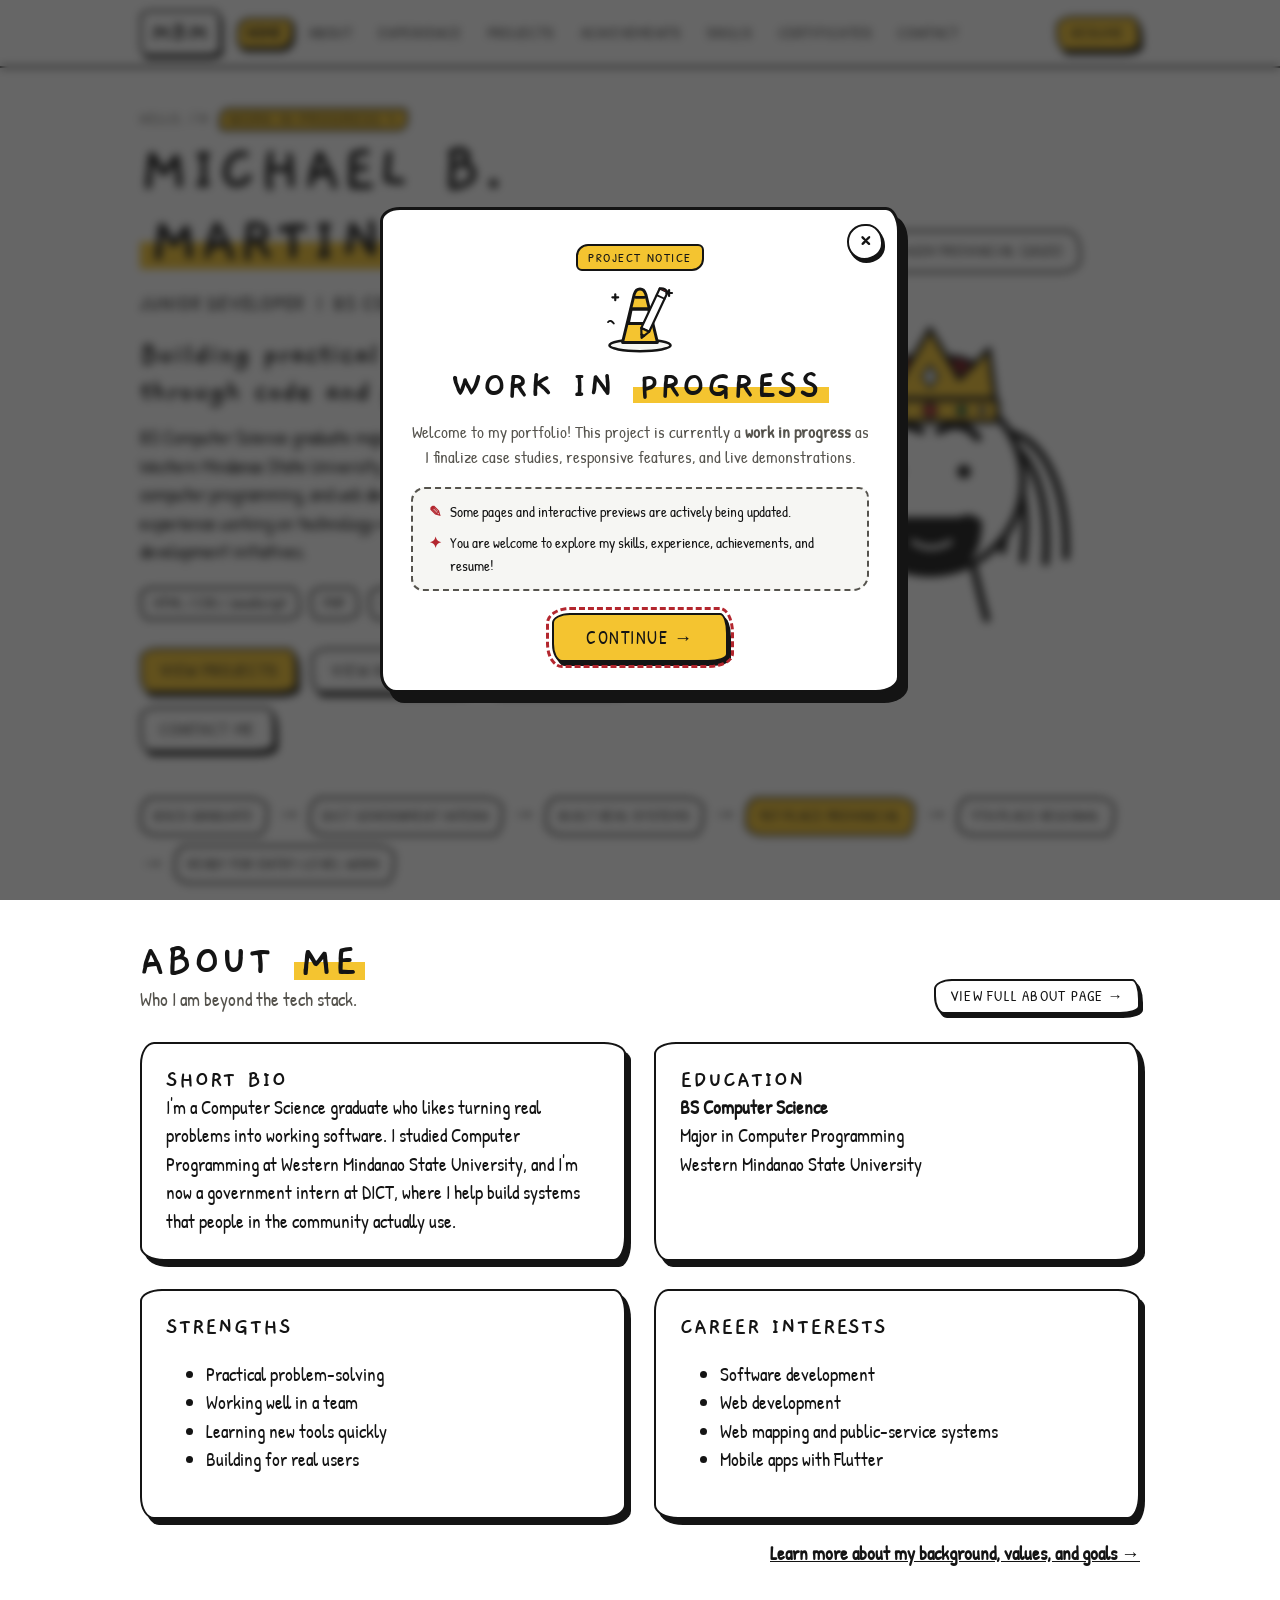
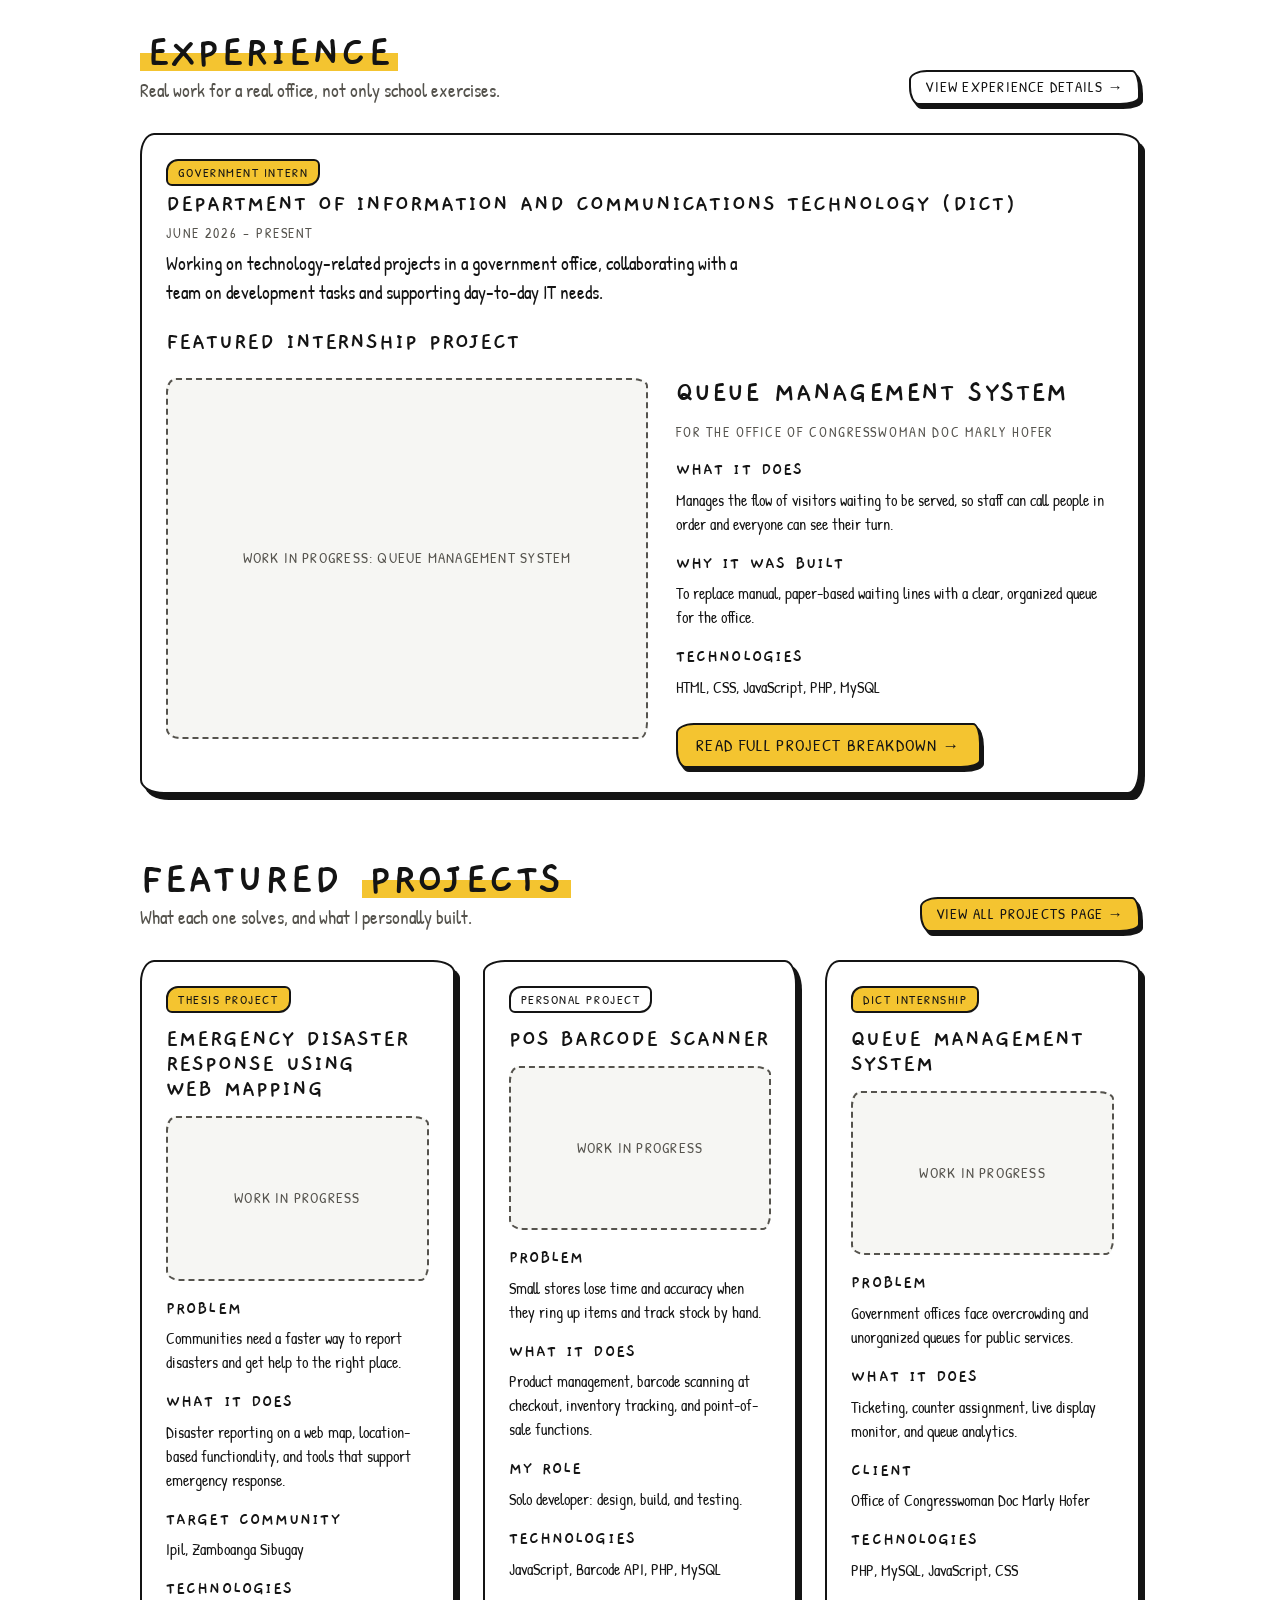
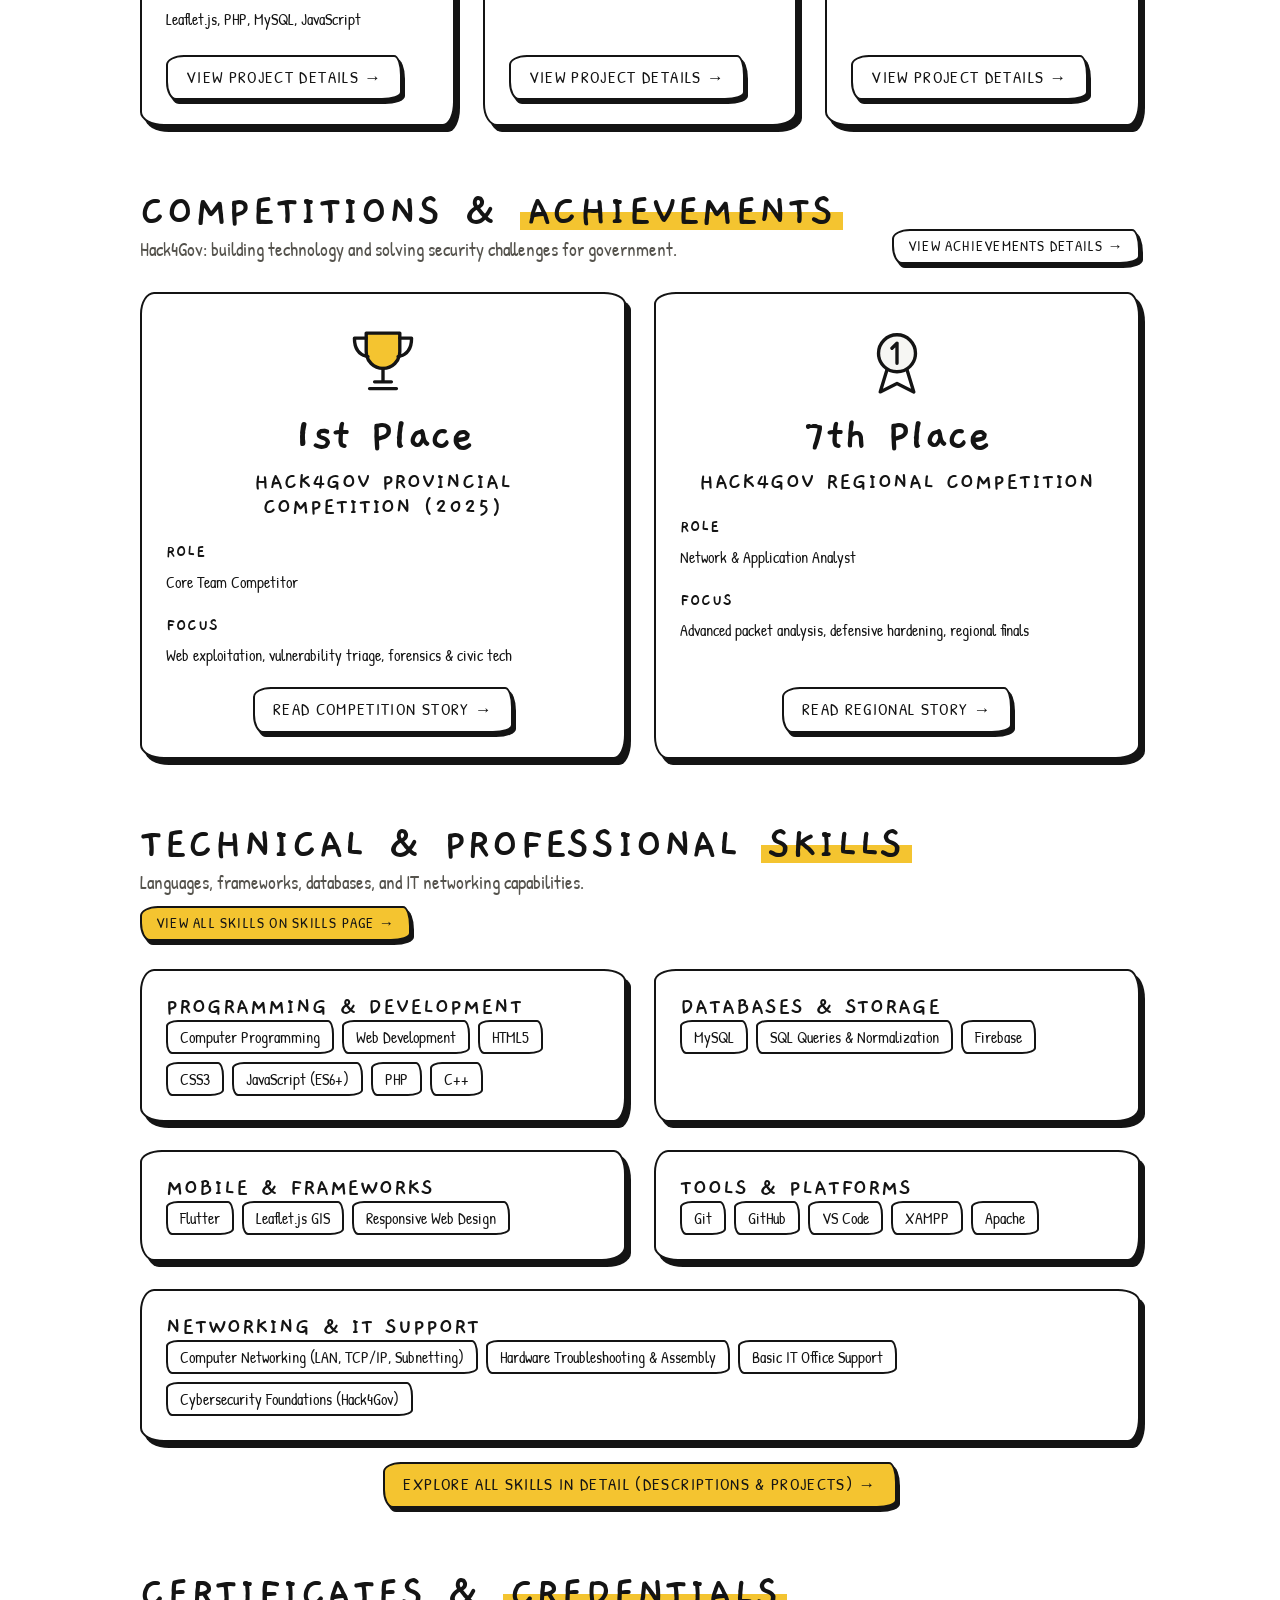
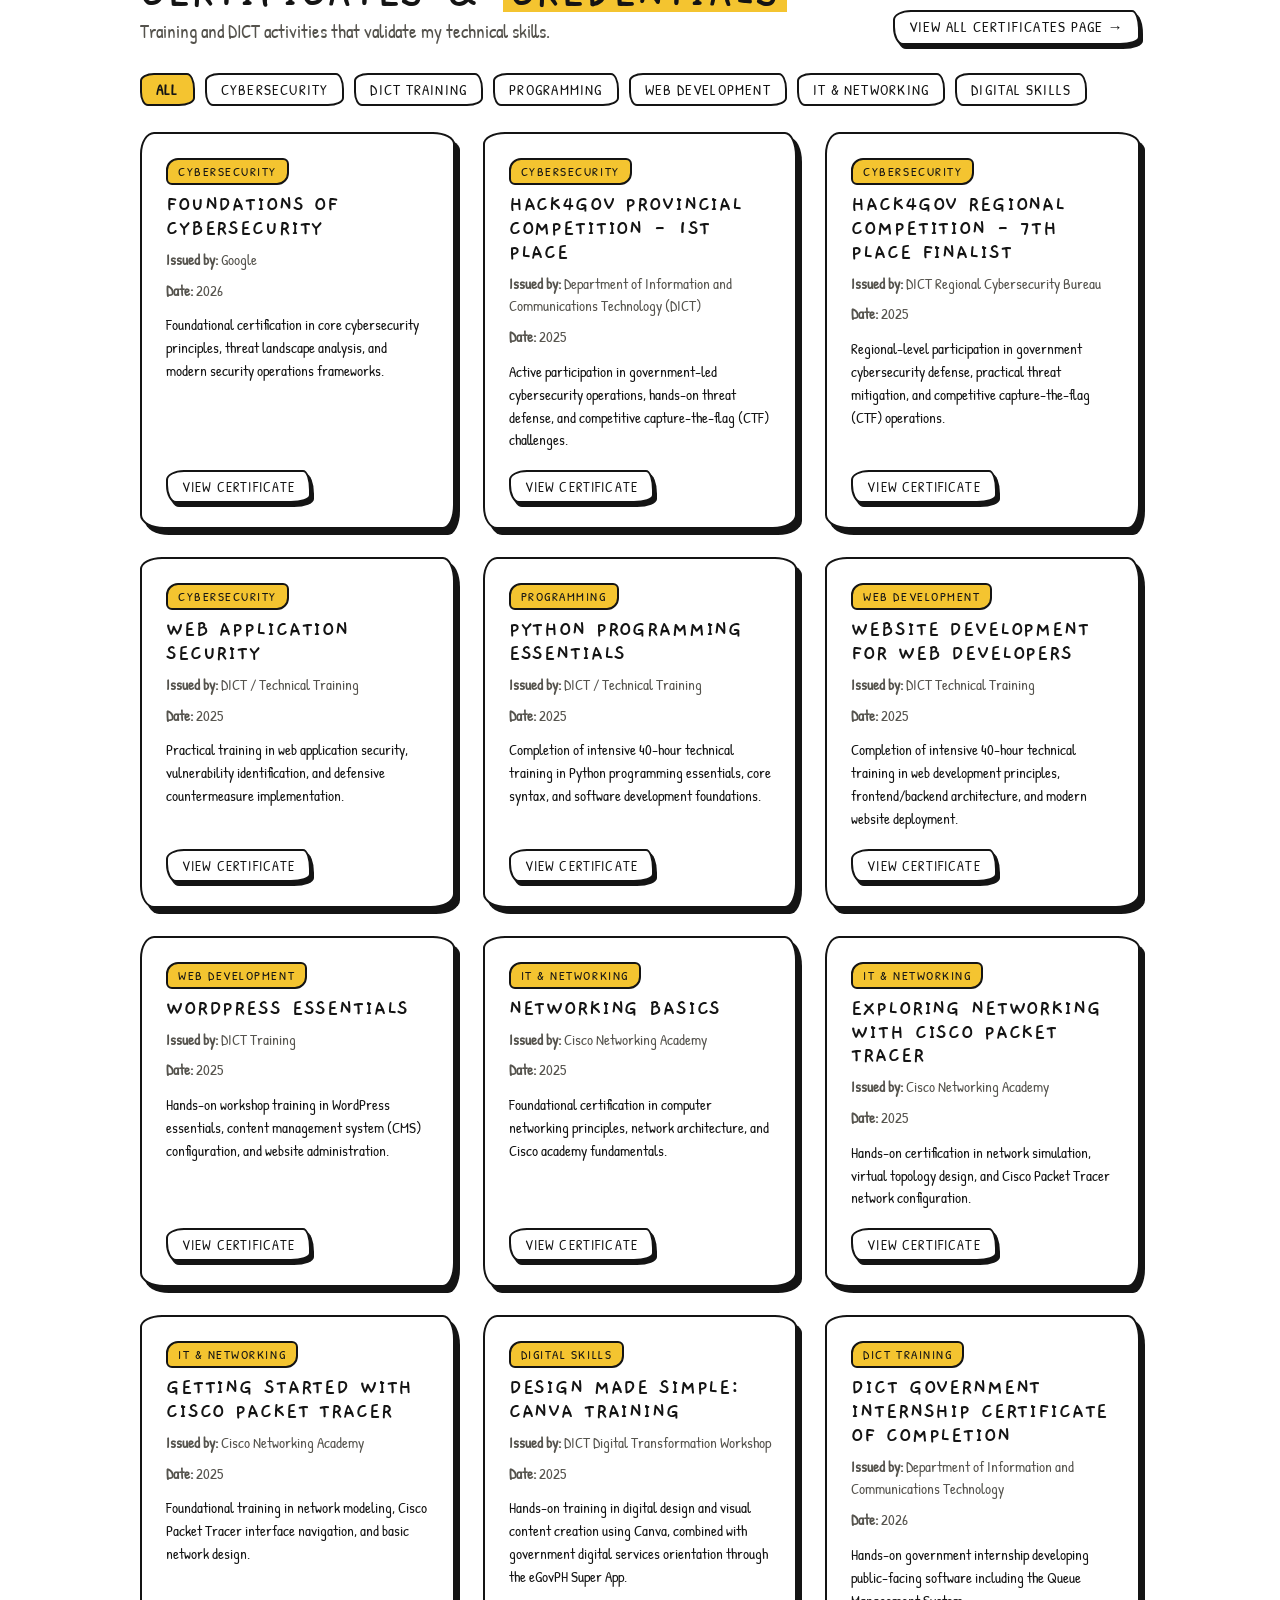
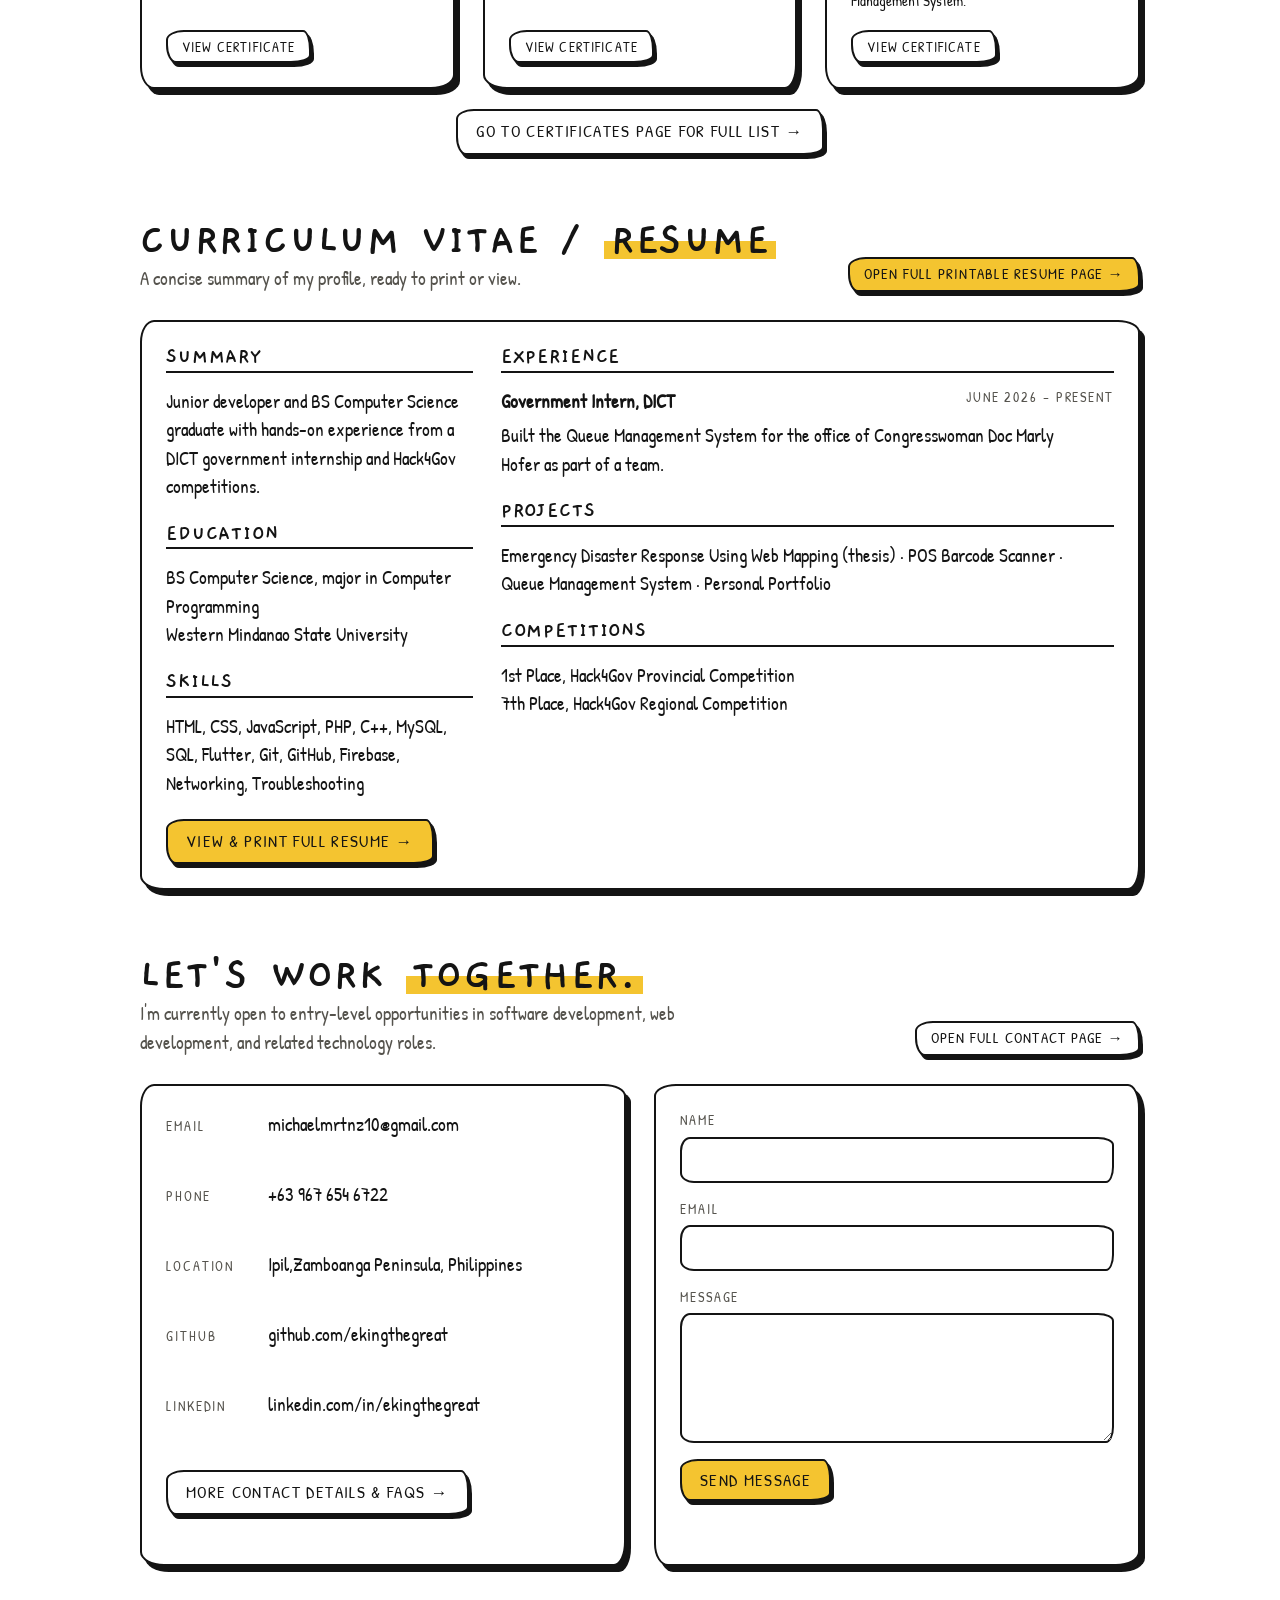
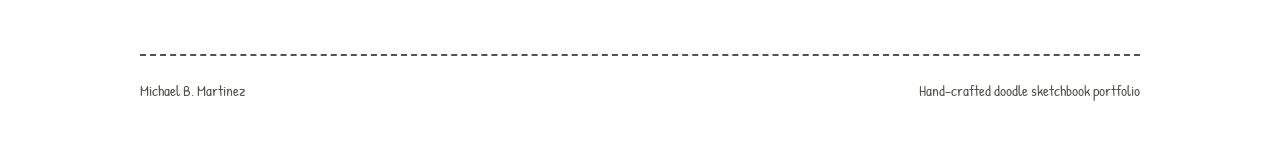
<file: index.html>
<!doctype html>
<html lang="en">
<head>
  <meta charset="utf-8">
  <meta name="viewport" content="width=device-width, initial-scale=1, viewport-fit=cover">
  <title>Michael Martinez Portfolio</title>
  <link rel="preconnect" href="https://fonts.googleapis.com">
  <link rel="preconnect" href="https://fonts.gstatic.com" crossorigin>
  <link href="https://fonts.googleapis.com/css2?family=Gaegu:wght@400;700&family=Patrick+Hand&display=swap" rel="stylesheet">
  <link rel="stylesheet" href="assets/css/style.css?v=2">
</head>
<body>

<!-- NAVIGATION -->
<nav>
  <div class="wrap">
    <a class="logo" href="index.html">MBM</a>
    <div class="links">
      <a href="index.html" class="active">Home</a>
      <a href="about.html">About</a>
      <a href="experience.html">Experience</a>
      <a href="projects.html">Projects</a>
      <a href="achievements.html">Achievements</a>
      <a href="skills.html">Skills</a>
      <a href="certificates.html">Certificates</a>
      <a href="contact.html">Contact</a>
    </div>
    <a class="btn primary" href="resume.html" style="padding:4px 14px;font-size:.95rem">Resume</a>
  </div>
</nav>

<main class="wrap">

<!-- HERO -->
<section id="home" class="hero" style="padding-top:40px">
  <div class="hero-text">
    <div style="display:flex;align-items:center;gap:10px;margin-bottom:4px;">
      <p class="label" style="margin-bottom:0;">Hello, I'm</p>
      <button type="button" class="tag gold js-open-wip-modal" style="cursor:pointer;font-size:.78rem;padding:2px 8px;border-radius:10px 5px 10px 5px;" title="View Work in Progress notice">Work in progress ✎</button>
    </div>
    <h1><span class="name">Michael B. <span class="hl">Martinez</span></span></h1>
    <p class="title-line">Junior Developer &nbsp;|&nbsp; BS Computer Science Graduate</p>
    <p class="headline">Building practical digital solutions through code and problem-solving.</p>
    <p>BS Computer Science graduate majoring in Computer Programming from Western Mindanao State University, with foundational knowledge in networking, computer programming, and web development. Government intern at DICT with experience working on technology-related projects and collaborative development initiatives.</p>
    
    <div class="chips" aria-label="Key skills">
      <a href="skills.html" class="chip">HTML / CSS / JavaScript</a>
      <a href="skills.html" class="chip">PHP</a>
      <a href="skills.html" class="chip">MySQL</a>
      <a href="skills.html" class="chip">Git &amp; GitHub</a>
      <a href="skills.html" class="chip">Networking</a>
    </div>

    <div class="btn-row" style="margin-top:28px">
      <a class="btn primary" href="projects.html">View Projects</a>
      <a class="btn" href="skills.html">View All Skills</a>
      <a class="btn" href="resume.html">View Resume</a>
      <a class="btn" href="contact.html">Contact Me</a>
    </div>
  </div>

  <div class="hero-side">
    <div class="bubble">1st place, Hack4Gov Provincial (2025)</div>
    <svg class="avatar" viewBox="0 0 300 310" role="img" aria-label="Doodle portrait of Michael wearing a crown">
      <g fill="none" stroke="var(--ink)" stroke-width="6" stroke-linecap="round" stroke-linejoin="round">
        <!-- dreads -->
        <g class="sway-l"><path d="M82 135 C50 140 28 185 30 245"/><path d="M84 142 C58 155 44 195 48 250"/><path d="M88 150 C70 168 62 200 68 248"/><path d="M92 156 C82 175 80 205 86 240"/></g>
        <g class="sway-r"><path d="M218 135 C250 140 272 185 270 245"/><path d="M216 142 C242 155 256 195 252 250"/><path d="M212 150 C230 168 238 200 232 248"/><path d="M208 156 C218 175 220 205 214 240"/></g>
        <!-- head -->
        <circle cx="150" cy="178" r="82" fill="var(--paper)"/>
        <!-- neck/shoulders -->
        <path d="M112 252 C108 270 104 285 100 300"/><path d="M188 252 C192 270 196 285 200 300"/>
        <!-- brows & smile -->
        <path d="M108 140 Q122 122 142 134" stroke-width="7"/><path d="M158 134 Q178 122 192 140" stroke-width="7"/>
        <path d="M135 232 Q150 242 168 232" stroke-width="4"/>
      </g>
      <circle class="eye" cx="120" cy="170" r="6" fill="var(--ink)"/><circle class="eye" cx="180" cy="170" r="6" fill="var(--ink)"/>
      <path d="M104 214 Q104 250 130 258 L170 258 Q196 250 196 214 Q186 204 176 210 L124 210 Q114 204 104 214 Z" fill="var(--ink)"/>
      <path d="M135 232 Q150 242 168 232" fill="none" stroke="var(--paper)" stroke-width="4" stroke-linecap="round"/>
      <g class="crown">
        <path d="M96 100 Q104 62 150 70 Q196 62 204 100 Z" fill="#8c1c22" stroke="var(--ink)" stroke-width="4" stroke-linejoin="round"/>
        <path d="M92 108 L98 62 L124 88 L150 44 L176 88 L202 62 L208 108 Z" fill="var(--gold)" stroke="var(--ink)" stroke-width="4" stroke-linejoin="round"/>
        <rect x="90" y="106" width="120" height="20" rx="4" fill="var(--gold)" stroke="var(--ink)" stroke-width="4"/>
        <circle cx="150" cy="116" r="6" fill="#c8323a" stroke="var(--ink)" stroke-width="2"/>
        <circle cx="122" cy="116" r="4" fill="#2f5db5" stroke="var(--ink)" stroke-width="2"/>
        <circle cx="178" cy="116" r="4" fill="#2f9d57" stroke="var(--ink)" stroke-width="2"/>
        <circle cx="104" cy="116" r="3" fill="#fff" stroke="var(--ink)" stroke-width="2"/>
        <circle cx="196" cy="116" r="3" fill="#fff" stroke="var(--ink)" stroke-width="2"/>
        <path d="M150 76 l7 10 -7 10 -7 -10 z" fill="#e8f4ff" stroke="var(--ink)" stroke-width="2" stroke-linejoin="round"/>
      </g>
    </svg>
  </div>
</section>

<!-- STORY PATH -->
<div class="story" aria-label="Career story">
  <span class="step">BSCS Graduate</span><span class="arrow">→</span>
  <span class="step">DICT Government Intern</span><span class="arrow">→</span>
  <span class="step">Built Real Systems</span><span class="arrow">→</span>
  <span class="step win">1st Place Provincial</span><span class="arrow">→</span>
  <span class="step">7th Place Regional</span><span class="arrow">→</span>
  <span class="step">Ready for Entry-Level Work</span>
</div>

<!-- ABOUT SECTION PREVIEW -->
<section id="about">
  <div class="sec-head">
    <div style="display:flex;justify-content:space-between;align-items:flex-end;flex-wrap:wrap;gap:10px;">
      <div>
        <h2>About <span class="hl">Me</span></h2>
        <p>Who I am beyond the tech stack.</p>
      </div>
      <a class="btn" href="about.html" style="font-size:.95rem;padding:4px 14px;">View Full About Page →</a>
    </div>
  </div>
  <div class="grid2">
    <div class="box">
      <h3>Short bio</h3>
      <p>I'm a Computer Science graduate who likes turning real problems into working software. I studied Computer Programming at Western Mindanao State University, and I'm now a government intern at DICT, where I help build systems that people in the community actually use.</p>
    </div>
    <div class="box alt">
      <h3>Education</h3>
      <p><b>BS Computer Science</b><br>Major in Computer Programming<br>Western Mindanao State University</p>
    </div>
    <div class="box alt">
      <h3>Strengths</h3>
      <ul><li>Practical problem-solving</li><li>Working well in a team</li><li>Learning new tools quickly</li><li>Building for real users</li></ul>
    </div>
    <div class="box">
      <h3>Career interests</h3>
      <ul><li>Software development</li><li>Web development</li><li>Web mapping and public-service systems</li><li>Mobile apps with Flutter</li></ul>
    </div>
  </div>
  <div style="margin-top:20px;text-align:right;">
    <a href="about.html" style="text-decoration:underline;font-weight:bold;">Learn more about my background, values, and goals →</a>
  </div>
</section>

<!-- EXPERIENCE SECTION PREVIEW -->
<section id="experience">
  <div class="sec-head">
    <div style="display:flex;justify-content:space-between;align-items:flex-end;flex-wrap:wrap;gap:10px;">
      <div>
        <h2><span class="hl">Experience</span></h2>
        <p>Real work for a real office, not only school exercises.</p>
      </div>
      <a class="btn" href="experience.html" style="font-size:.95rem;padding:4px 14px;">View Experience Details →</a>
    </div>
  </div>
  <div class="box">
    <div class="job">
      <span class="tag gold">Government Intern</span>
      <h3>Department of Information and Communications Technology (DICT)</h3>
      <p class="label">June 2026 – Present</p>
      <p>Working on technology-related projects in a government office, collaborating with a team on development tasks and supporting day-to-day IT needs.</p>
    </div>
    <h3 style="margin-bottom:6px">Featured internship project</h3>
    <div class="feature">
      <div class="shot js-open-wip-modal" style="aspect-ratio:4/3;cursor:pointer;" title="Click to view work in progress details">Work in Progress: Queue Management System</div>
      <div class="proj">
        <h3 style="font-size:1.8rem">Queue Management System</h3>
        <p class="label">For the office of Congresswoman Doc Marly Hofer</p>
        <div class="kv"><b>What it does</b><span>Manages the flow of visitors waiting to be served, so staff can call people in order and everyone can see their turn.</span></div>
        <div class="kv"><b>Why it was built</b><span>To replace manual, paper-based waiting lines with a clear, organized queue for the office.</span></div>
        <div class="kv"><b>Technologies</b><span>HTML, CSS, JavaScript, PHP, MySQL</span></div>
        <div class="card-foot"><a class="btn primary" href="experience.html">Read Full Project Breakdown →</a></div>
      </div>
    </div>
  </div>
</section>

<!-- PROJECTS SECTION PREVIEW -->
<section id="projects">
  <div class="sec-head">
    <div style="display:flex;justify-content:space-between;align-items:flex-end;flex-wrap:wrap;gap:10px;">
      <div>
        <h2>Featured <span class="hl">Projects</span></h2>
        <p>What each one solves, and what I personally built.</p>
      </div>
      <a class="btn primary" href="projects.html" style="font-size:.95rem;padding:4px 14px;">View All Projects Page →</a>
    </div>
  </div>
  <div class="grid3">
    <article class="box proj">
      <span class="tag gold">Thesis project</span>
      <h3>Emergency Disaster Response Using Web Mapping</h3>
      <div class="shot js-open-wip-modal" style="cursor:pointer;" title="Click to view work in progress details">Work in Progress</div>
      <div class="kv"><b>Problem</b><span>Communities need a faster way to report disasters and get help to the right place.</span></div>
      <div class="kv"><b>What it does</b><span>Disaster reporting on a web map, location-based functionality, and tools that support emergency response.</span></div>
      <div class="kv"><b>Target community</b><span>Ipil, Zamboanga Sibugay</span></div>
      <div class="kv"><b>Technologies</b><span>Leaflet.js, PHP, MySQL, JavaScript</span></div>
      <div class="card-foot"><a class="btn" href="projects.html#disaster-mapping">View Project Details →</a></div>
    </article>

    <article class="box alt proj">
      <span class="tag">Personal project</span>
      <h3>POS Barcode Scanner</h3>
      <div class="shot js-open-wip-modal" style="cursor:pointer;" title="Click to view work in progress details">Work in Progress</div>
      <div class="kv"><b>Problem</b><span>Small stores lose time and accuracy when they ring up items and track stock by hand.</span></div>
      <div class="kv"><b>What it does</b><span>Product management, barcode scanning at checkout, inventory tracking, and point-of-sale functions.</span></div>
      <div class="kv"><b>My role</b><span>Solo developer: design, build, and testing.</span></div>
      <div class="kv"><b>Technologies</b><span>JavaScript, Barcode API, PHP, MySQL</span></div>
      <div class="card-foot"><a class="btn" href="projects.html#pos-barcode">View Project Details →</a></div>
    </article>

    <article class="box proj">
      <span class="tag gold">DICT Internship</span>
      <h3>Queue Management System</h3>
      <div class="shot js-open-wip-modal" style="cursor:pointer;" title="Click to view work in progress details">Work in Progress</div>
      <div class="kv"><b>Problem</b><span>Government offices face overcrowding and unorganized queues for public services.</span></div>
      <div class="kv"><b>What it does</b><span>Ticketing, counter assignment, live display monitor, and queue analytics.</span></div>
      <div class="kv"><b>Client</b><span>Office of Congresswoman Doc Marly Hofer</span></div>
      <div class="kv"><b>Technologies</b><span>PHP, MySQL, JavaScript, CSS</span></div>
      <div class="card-foot"><a class="btn" href="projects.html#queue-system">View Project Details →</a></div>
    </article>
  </div>
</section>

<!-- ACHIEVEMENTS SECTION PREVIEW -->
<section id="achievements">
  <div class="sec-head">
    <div style="display:flex;justify-content:space-between;align-items:flex-end;flex-wrap:wrap;gap:10px;">
      <div>
        <h2>Competitions &amp; <span class="hl">Achievements</span></h2>
        <p>Hack4Gov: building technology and solving security challenges for government.</p>
      </div>
      <a class="btn" href="achievements.html" style="font-size:.95rem;padding:4px 14px;">View Achievements Details →</a>
    </div>
  </div>
  <div class="grid2">
    <div class="box trophy">
      <svg viewBox="0 0 100 100" fill="none" stroke="var(--ink)" stroke-width="4" stroke-linecap="round" stroke-linejoin="round" aria-hidden="true"><path d="M30 18h40v22a20 20 0 0 1-40 0z" fill="var(--gold)"/><path d="M30 24H16c0 14 6 20 16 22M70 24h14c0 14-6 20-16 22"/><path d="M50 60v16M34 84h32M40 76h20" /></svg>
      <div class="place">1st Place</div>
      <h3>Hack4Gov Provincial Competition (2025)</h3>
      <div class="kv"><b>Role</b><span>Core Team Competitor</span></div>
      <div class="kv"><b>Focus</b><span>Web exploitation, vulnerability triage, forensics &amp; civic tech</span></div>
      <div class="card-foot"><a class="btn" href="achievements.html">Read Competition Story →</a></div>
    </div>
    <div class="box alt trophy">
      <svg viewBox="0 0 100 100" fill="none" stroke="var(--ink)" stroke-width="4" stroke-linecap="round" stroke-linejoin="round" aria-hidden="true"><circle cx="50" cy="42" r="22" fill="var(--paper-2)"/><path d="M38 62l-8 26 20-10 20 10-8-26"/><path d="M50 30v24M44 36l6-6"/></svg>
      <div class="place">7th Place</div>
      <h3>Hack4Gov Regional Competition</h3>
      <div class="kv"><b>Role</b><span>Network &amp; Application Analyst</span></div>
      <div class="kv"><b>Focus</b><span>Advanced packet analysis, defensive hardening, regional finals</span></div>
      <div class="card-foot"><a class="btn" href="achievements.html">Read Regional Story →</a></div>
    </div>
  </div>
</section>

<!-- SKILLS SECTION PREVIEW -->
<section id="skills">
  <div class="sec-head">
    <div style="display:flex;justify-content:space-between;align-items:flex-end;flex-wrap:wrap;gap:10px;">
      <div>
        <h2>Technical &amp; Professional <span class="hl">Skills</span></h2>
        <p>Languages, frameworks, databases, and IT networking capabilities.</p>
      </div>
      <a class="btn primary" href="skills.html" style="font-size:.95rem;padding:4px 14px;">View All Skills on Skills Page →</a>
    </div>
  </div>
  <div class="grid2">
    <div class="box skillbox">
      <h3>Programming &amp; Development</h3>
      <ul>
        <li>Computer Programming</li>
        <li>Web Development</li>
        <li>HTML5</li>
        <li>CSS3</li>
        <li>JavaScript (ES6+)</li>
        <li>PHP</li>
        <li>C++</li>
      </ul>
    </div>
    <div class="box alt skillbox">
      <h3>Databases &amp; Storage</h3>
      <ul>
        <li>MySQL</li>
        <li>SQL Queries &amp; Normalization</li>
        <li>Firebase</li>
      </ul>
    </div>
    <div class="box alt skillbox">
      <h3>Mobile &amp; Frameworks</h3>
      <ul>
        <li>Flutter</li>
        <li>Leaflet.js GIS</li>
        <li>Responsive Web Design</li>
      </ul>
    </div>
    <div class="box skillbox">
      <h3>Tools &amp; Platforms</h3>
      <ul>
        <li>Git</li>
        <li>GitHub</li>
        <li>VS Code</li>
        <li>XAMPP</li>
        <li>Apache</li>
      </ul>
    </div>
    <div class="box skillbox" style="grid-column: 1 / -1;">
      <h3>Networking &amp; IT Support</h3>
      <ul>
        <li>Computer Networking (LAN, TCP/IP, Subnetting)</li>
        <li>Hardware Troubleshooting &amp; Assembly</li>
        <li>Basic IT Office Support</li>
        <li>Cybersecurity Foundations (Hack4Gov)</li>
      </ul>
    </div>
  </div>
  <div style="margin-top:20px;text-align:center;">
    <a class="btn primary" href="skills.html">Explore All Skills in Detail (Descriptions &amp; Projects) →</a>
  </div>
</section>

<!-- CERTIFICATES SECTION PREVIEW -->
<section id="certificates">
  <div class="sec-head">
    <div style="display:flex;justify-content:space-between;align-items:flex-end;flex-wrap:wrap;gap:10px;">
      <div>
        <h2>Certificates &amp; <span class="hl">Credentials</span></h2>
        <p>Training and DICT activities that validate my technical skills.</p>
      </div>
      <a class="btn" href="certificates.html" style="font-size:.95rem;padding:4px 14px;">View All Certificates Page →</a>
    </div>
  </div>
  <div class="filters" id="certFilters" role="group" aria-label="Filter certificates">
    <button type="button" data-cat="all" aria-pressed="true">All</button>
    <button type="button" data-cat="Cybersecurity" aria-pressed="false">Cybersecurity</button>
    <button type="button" data-cat="DICT Training" aria-pressed="false">DICT Training</button>
    <button type="button" data-cat="Programming" aria-pressed="false">Programming</button>
    <button type="button" data-cat="Web Development" aria-pressed="false">Web Development</button>
    <button type="button" data-cat="IT & Networking" aria-pressed="false">IT &amp; Networking</button>
    <button type="button" data-cat="Digital Skills" aria-pressed="false">Digital Skills</button>
  </div>
  <div class="grid3" id="certGrid"></div>
  <div style="margin-top:20px;text-align:center;">
    <a class="btn" href="certificates.html">Go to Certificates Page for Full List →</a>
  </div>
</section>

<!-- RESUME SECTION PREVIEW -->
<section id="resume">
  <div class="sec-head">
    <div style="display:flex;justify-content:space-between;align-items:flex-end;flex-wrap:wrap;gap:10px;">
      <div>
        <h2>Curriculum Vitae / <span class="hl">Resume</span></h2>
        <p>A concise summary of my profile, ready to print or view.</p>
      </div>
      <a class="btn primary" href="resume.html" style="font-size:.95rem;padding:4px 14px;">Open Full Printable Resume Page →</a>
    </div>
  </div>
  <div class="box">
    <div class="resume-grid">
      <div>
        <div class="rs">
          <h3>Summary</h3>
          <p>Junior developer and BS Computer Science graduate with hands-on experience from a DICT government internship and Hack4Gov competitions.</p>
        </div>
        <div class="rs">
          <h3>Education</h3>
          <p>BS Computer Science, major in Computer Programming<br>Western Mindanao State University</p>
        </div>
        <div class="rs">
          <h3>Skills</h3>
          <p>HTML, CSS, JavaScript, PHP, C++, MySQL, SQL, Flutter, Git, GitHub, Firebase, Networking, Troubleshooting</p>
        </div>
      </div>
      <div>
        <div class="rs">
          <h3>Experience</h3>
          <div class="row"><b>Government Intern, DICT</b><span class="label">June 2026 – Present</span></div>
          <p>Built the Queue Management System for the office of Congresswoman Doc Marly Hofer as part of a team.</p>
        </div>
        <div class="rs">
          <h3>Projects</h3>
          <p>Emergency Disaster Response Using Web Mapping (thesis) · POS Barcode Scanner · Queue Management System · Personal Portfolio</p>
        </div>
        <div class="rs">
          <h3>Competitions</h3>
          <p>1st Place, Hack4Gov Provincial Competition<br>7th Place, Hack4Gov Regional Competition</p>
        </div>
      </div>
    </div>
    <div class="btn-row" style="margin-top:22px;">
      <a class="btn primary" href="resume.html">View &amp; Print Full Resume →</a>
    </div>
  </div>
</section>

<!-- CONTACT SECTION PREVIEW -->
<section id="contact">
  <div class="sec-head">
    <div style="display:flex;justify-content:space-between;align-items:flex-end;flex-wrap:wrap;gap:10px;">
      <div>
        <h2>Let's Work <span class="hl">Together.</span></h2>
        <p>I'm currently open to entry-level opportunities in software development, web development, and related technology roles.</p>
      </div>
      <a class="btn" href="contact.html" style="font-size:.95rem;padding:4px 14px;">Open Full Contact Page →</a>
    </div>
  </div>
  <div class="grid2">
    <div class="box contact-list">
      <div><span class="label">Email</span><a class="v" href="mailto:michaelmrtnz10@gmail.com">michaelmrtnz10@gmail.com</a></div>
      <div><span class="label">Phone</span><span class="v">+63 967 654 6722</span></div>
      <div><span class="label">Location</span><span class="v">Ipil,Zamboanga Peninsula, Philippines</span></div>
      <div><span class="label">GitHub</span><a class="v" href="https://github.com/ekingthegreat" target="_blank" rel="noopener noreferrer">github.com/ekingthegreat</a></div>
      <div><span class="label">LinkedIn</span><a class="v" href="https://linkedin.com/in/ekingthegreat" target="_blank" rel="noopener noreferrer">linkedin.com/in/ekingthegreat</a></div>
      <div style="margin-top:10px;"><a class="btn" href="contact.html">More Contact Details &amp; FAQs →</a></div>
    </div>
    <form class="box alt" id="contactForm" method="POST" action="https://api.web3forms.com/submit" novalidate>
      <!-- Web3Forms Access Key (https://web3forms.com) -->
      <input type="hidden" name="access_key" value="6c5a62f3-d91c-48b9-ae03-ede1886ae398">
      <input type="hidden" name="from_name" value="Michael Martinez Portfolio">
      <input type="checkbox" name="botcheck" style="display:none;" tabindex="-1" autocomplete="off" aria-hidden="true">
      <label for="cName">Name<input id="cName" name="name" type="text" autocomplete="name" required></label>
      <label for="cEmail">Email<input id="cEmail" name="email" type="email" autocomplete="email" required></label>
      <label for="cMsg">Message<textarea id="cMsg" name="message" required></textarea></label>
      <div><button class="btn primary" type="submit">Send message</button></div>
      <p id="formMsg" class="note" role="status"></p>
    </form>
  </div>
</section>

<footer class="wrap">
  <span>Michael B. Martinez </span>
  <span>Hand-crafted doodle sketchbook portfolio</span>
</footer>

</main>

<!-- WORK IN PROGRESS MODAL -->
<div id="wipModal" class="modal-overlay" role="dialog" aria-modal="true" aria-labelledby="wipModalTitle" aria-describedby="wipModalDesc">
  <div class="modal-card">
    <button type="button" class="modal-close" id="modalCloseBtn" aria-label="Close modal">&times;</button>
    <div class="modal-badge-row">
      <span class="tag gold">Project Notice</span>
    </div>
    <svg class="modal-doodle" viewBox="0 0 120 110" role="img" aria-label="Work in progress doodle illustration">
      <g fill="none" stroke="var(--ink)" stroke-width="4" stroke-linecap="round" stroke-linejoin="round">
        <ellipse cx="60" cy="94" rx="42" ry="8" fill="var(--paper-2)" stroke-width="3.5"/>
        <path d="M36 90 L52 24 C55 14 65 14 68 24 L84 90 Z" fill="var(--gold)"/>
        <path d="M44 64 L76 64 L72 44 L48 44 Z" fill="var(--paper)"/>
        <path d="M44 64 L76 64"/>
        <path d="M48 44 L72 44"/>
        <path d="M54 28 L66 28"/>
        <g transform="rotate(25 80 50)">
          <path d="M72 16 L84 16 L84 76 L72 76 Z" fill="var(--paper)" stroke-width="3"/>
          <path d="M72 76 L78 88 L84 76 Z" fill="var(--gold)" stroke-width="3"/>
          <path d="M76 84 L80 84" stroke-width="3"/>
          <path d="M72 26 L84 26" stroke-width="2.5"/>
          <path d="M72 16 Q78 12 84 16" fill="var(--red)" stroke-width="3"/>
        </g>
        <path d="M22 28 L30 28" stroke-width="3"/>
        <path d="M26 24 L26 32" stroke-width="3"/>
        <path d="M96 22 L104 22" stroke-width="3"/>
        <path d="M100 18 L100 26" stroke-width="3"/>
        <path d="M16 62 Q20 58 24 64" stroke-width="2.5"/>
      </g>
    </svg>
    <h2 id="wipModalTitle">Work in <span class="hl">Progress</span></h2>
    <p id="wipModalDesc">
      Welcome to my portfolio! This project is currently a <strong>work in progress</strong> as I finalize case studies, responsive features, and live demonstrations.
    </p>
    <div class="modal-details">
      <div class="item">
        <span class="bullet">✎</span>
        <span>Some pages and interactive previews are actively being updated.</span>
      </div>
      <div class="item">
        <span class="bullet">✦</span>
        <span>You are welcome to explore my skills, experience, achievements, and resume!</span>
      </div>
    </div>
    <div class="btn-row" style="justify-content:center;">
      <button type="button" class="btn primary" id="modalContinueBtn">Continue &rarr;</button>
    </div>
  </div>
</div>

<script src="assets/js/main.js?v=3"></script>
</body>
</html>
</file>
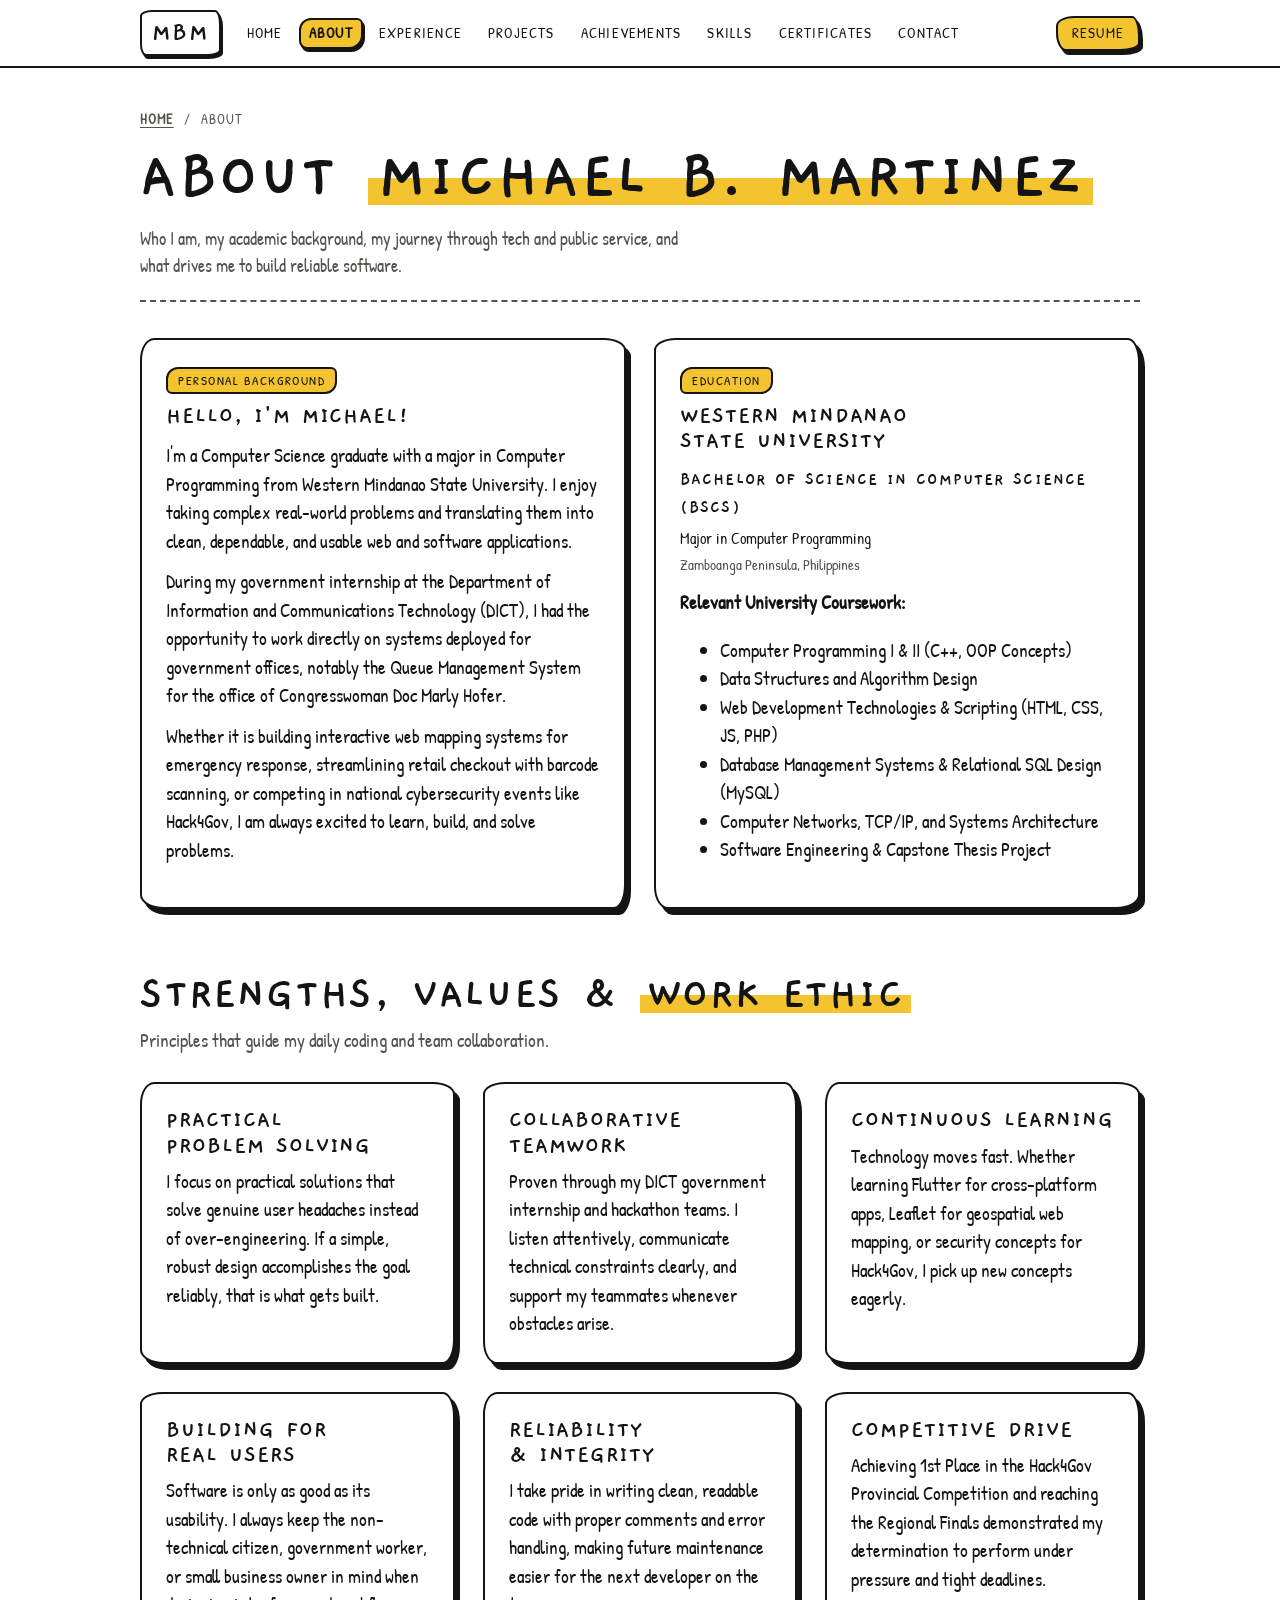
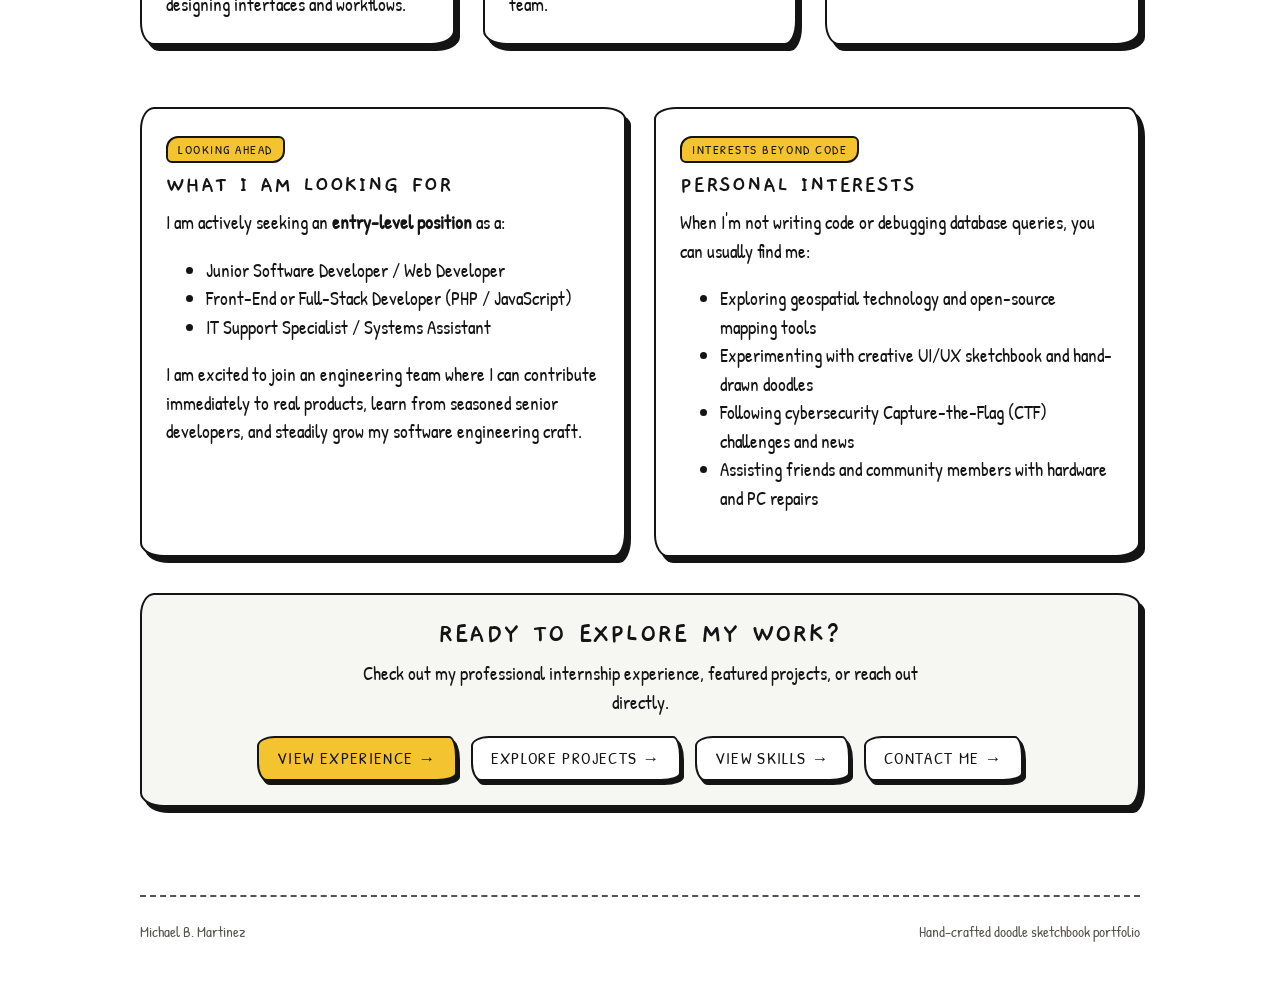
<file: about.html>
<!doctype html>
<html lang="en">
<head>
  <meta charset="utf-8">
  <meta name="viewport" content="width=device-width, initial-scale=1, viewport-fit=cover">
  <title>About - Michael Martinez Portfolio</title>
  <link rel="preconnect" href="https://fonts.googleapis.com">
  <link rel="preconnect" href="https://fonts.gstatic.com" crossorigin>
  <link href="https://fonts.googleapis.com/css2?family=Gaegu:wght@400;700&family=Patrick+Hand&display=swap" rel="stylesheet">
  <link rel="stylesheet" href="assets/css/style.css?v=2">
</head>
<body>

<nav>
  <div class="wrap">
    <a class="logo" href="index.html">MBM</a>
    <div class="links">
      <a href="index.html">Home</a>
      <a href="about.html" class="active">About</a>
      <a href="experience.html">Experience</a>
      <a href="projects.html">Projects</a>
      <a href="achievements.html">Achievements</a>
      <a href="skills.html">Skills</a>
      <a href="certificates.html">Certificates</a>
      <a href="contact.html">Contact</a>
    </div>
    <a class="btn primary" href="resume.html" style="padding:4px 14px;font-size:.95rem">Resume</a>
  </div>
</nav>

<main class="wrap">

  <!-- PAGE HEADER -->
  <header class="page-header">
    <div class="breadcrumb">
      <a href="index.html">Home</a>
      <span>/</span>
      <span>About</span>
    </div>
    <h1>About <span class="hl">Michael B. Martinez</span></h1>
    <p class="subtitle">Who I am, my academic background, my journey through tech and public service, and what drives me to build reliable software.</p>
  </header>

  <!-- BIOGRAPHY & HIGHLIGHTS -->
  <section style="padding-top:0;">
    <div class="grid2">
      <div class="box">
        <span class="tag gold">Personal Background</span>
        <h3 style="margin-top:10px;margin-bottom:12px;">Hello, I'm Michael!</h3>
        <p style="margin-bottom:12px;">I'm a Computer Science graduate with a major in Computer Programming from Western Mindanao State University. I enjoy taking complex real-world problems and translating them into clean, dependable, and usable web and software applications.</p>
        <p style="margin-bottom:12px;">During my government internship at the Department of Information and Communications Technology (DICT), I had the opportunity to work directly on systems deployed for government offices, notably the Queue Management System for the office of Congresswoman Doc Marly Hofer.</p>
        <p>Whether it is building interactive web mapping systems for emergency response, streamlining retail checkout with barcode scanning, or competing in national cybersecurity events like Hack4Gov, I am always excited to learn, build, and solve problems.</p>
      </div>

      <div class="box alt">
        <span class="tag gold">Education</span>
        <h3 style="margin-top:10px;margin-bottom:12px;">Western Mindanao State University</h3>
        <div class="kv" style="margin-bottom:12px;">
          <b>Bachelor of Science in Computer Science (BSCS)</b>
          <span>Major in Computer Programming</span>
          <span style="color:var(--ink-soft);font-size:.95rem;">Zamboanga Peninsula, Philippines</span>
        </div>
        <p style="margin-bottom:10px;"><strong>Relevant University Coursework:</strong></p>
        <ul>
          <li>Computer Programming I &amp; II (C++, OOP Concepts)</li>
          <li>Data Structures and Algorithm Design</li>
          <li>Web Development Technologies &amp; Scripting (HTML, CSS, JS, PHP)</li>
          <li>Database Management Systems &amp; Relational SQL Design (MySQL)</li>
          <li>Computer Networks, TCP/IP, and Systems Architecture</li>
          <li>Software Engineering &amp; Capstone Thesis Project</li>
        </ul>
      </div>
    </div>
  </section>

  <!-- ATTRIBUTES GRID -->
  <section>
    <div class="sec-head">
      <h2>Strengths, Values &amp; <span class="hl">Work Ethic</span></h2>
      <p>Principles that guide my daily coding and team collaboration.</p>
    </div>

    <div class="grid3">
      <div class="box">
        <h3>Practical Problem Solving</h3>
        <p style="margin-top:8px;">I focus on practical solutions that solve genuine user headaches instead of over-engineering. If a simple, robust design accomplishes the goal reliably, that is what gets built.</p>
      </div>

      <div class="box alt">
        <h3>Collaborative Teamwork</h3>
        <p style="margin-top:8px;">Proven through my DICT government internship and hackathon teams. I listen attentively, communicate technical constraints clearly, and support my teammates whenever obstacles arise.</p>
      </div>

      <div class="box">
        <h3>Continuous Learning</h3>
        <p style="margin-top:8px;">Technology moves fast. Whether learning Flutter for cross-platform apps, Leaflet for geospatial web mapping, or security concepts for Hack4Gov, I pick up new concepts eagerly.</p>
      </div>

      <div class="box alt">
        <h3>Building for Real Users</h3>
        <p style="margin-top:8px;">Software is only as good as its usability. I always keep the non-technical citizen, government worker, or small business owner in mind when designing interfaces and workflows.</p>
      </div>

      <div class="box">
        <h3>Reliability &amp; Integrity</h3>
        <p style="margin-top:8px;">I take pride in writing clean, readable code with proper comments and error handling, making future maintenance easier for the next developer on the team.</p>
      </div>

      <div class="box alt">
        <h3>Competitive Drive</h3>
        <p style="margin-top:8px;">Achieving 1st Place in the Hack4Gov Provincial Competition and reaching the Regional Finals demonstrated my determination to perform under pressure and tight deadlines.</p>
      </div>
    </div>
  </section>

  <!-- CAREER ASPIRATIONS & GOALS -->
  <section>
    <div class="grid2">
      <div class="box">
        <span class="tag gold">Looking Ahead</span>
        <h3 style="margin-top:10px;margin-bottom:10px;">What I Am Looking For</h3>
        <p style="margin-bottom:12px;">I am actively seeking an <strong>entry-level position</strong> as a:</p>
        <ul>
          <li>Junior Software Developer / Web Developer</li>
          <li>Front-End or Full-Stack Developer (PHP / JavaScript)</li>
          <li>IT Support Specialist / Systems Assistant</li>
        </ul>
        <p style="margin-top:12px;">I am excited to join an engineering team where I can contribute immediately to real products, learn from seasoned senior developers, and steadily grow my software engineering craft.</p>
      </div>

      <div class="box alt">
        <span class="tag gold">Interests Beyond Code</span>
        <h3 style="margin-top:10px;margin-bottom:10px;">Personal Interests</h3>
        <p style="margin-bottom:12px;">When I'm not writing code or debugging database queries, you can usually find me:</p>
        <ul>
          <li>Exploring geospatial technology and open-source mapping tools</li>
          <li>Experimenting with creative UI/UX sketchbook and hand-drawn doodles</li>
          <li>Following cybersecurity Capture-the-Flag (CTF) challenges and news</li>
          <li>Assisting friends and community members with hardware and PC repairs</li>
        </ul>
      </div>
    </div>

    <!-- CALL TO ACTION -->
    <div class="box" style="margin-top:36px;text-align:center;background:var(--paper-2);">
      <h3 style="font-size:1.8rem;">Ready to explore my work?</h3>
      <p style="margin:10px auto 20px;">Check out my professional internship experience, featured projects, or reach out directly.</p>
      <div class="btn-row" style="justify-content:center;">
        <a class="btn primary" href="experience.html">View Experience →</a>
        <a class="btn" href="projects.html">Explore Projects →</a>
        <a class="btn" href="skills.html">View Skills →</a>
        <a class="btn" href="contact.html">Contact Me →</a>
      </div>
    </div>
  </section>

</main>

<footer class="wrap">
  <span>Michael B. Martinez</span>
  <span>Hand-crafted doodle sketchbook portfolio</span>
</footer>

<script src="assets/js/main.js?v=3"></script>
</body>
</html>
</file>
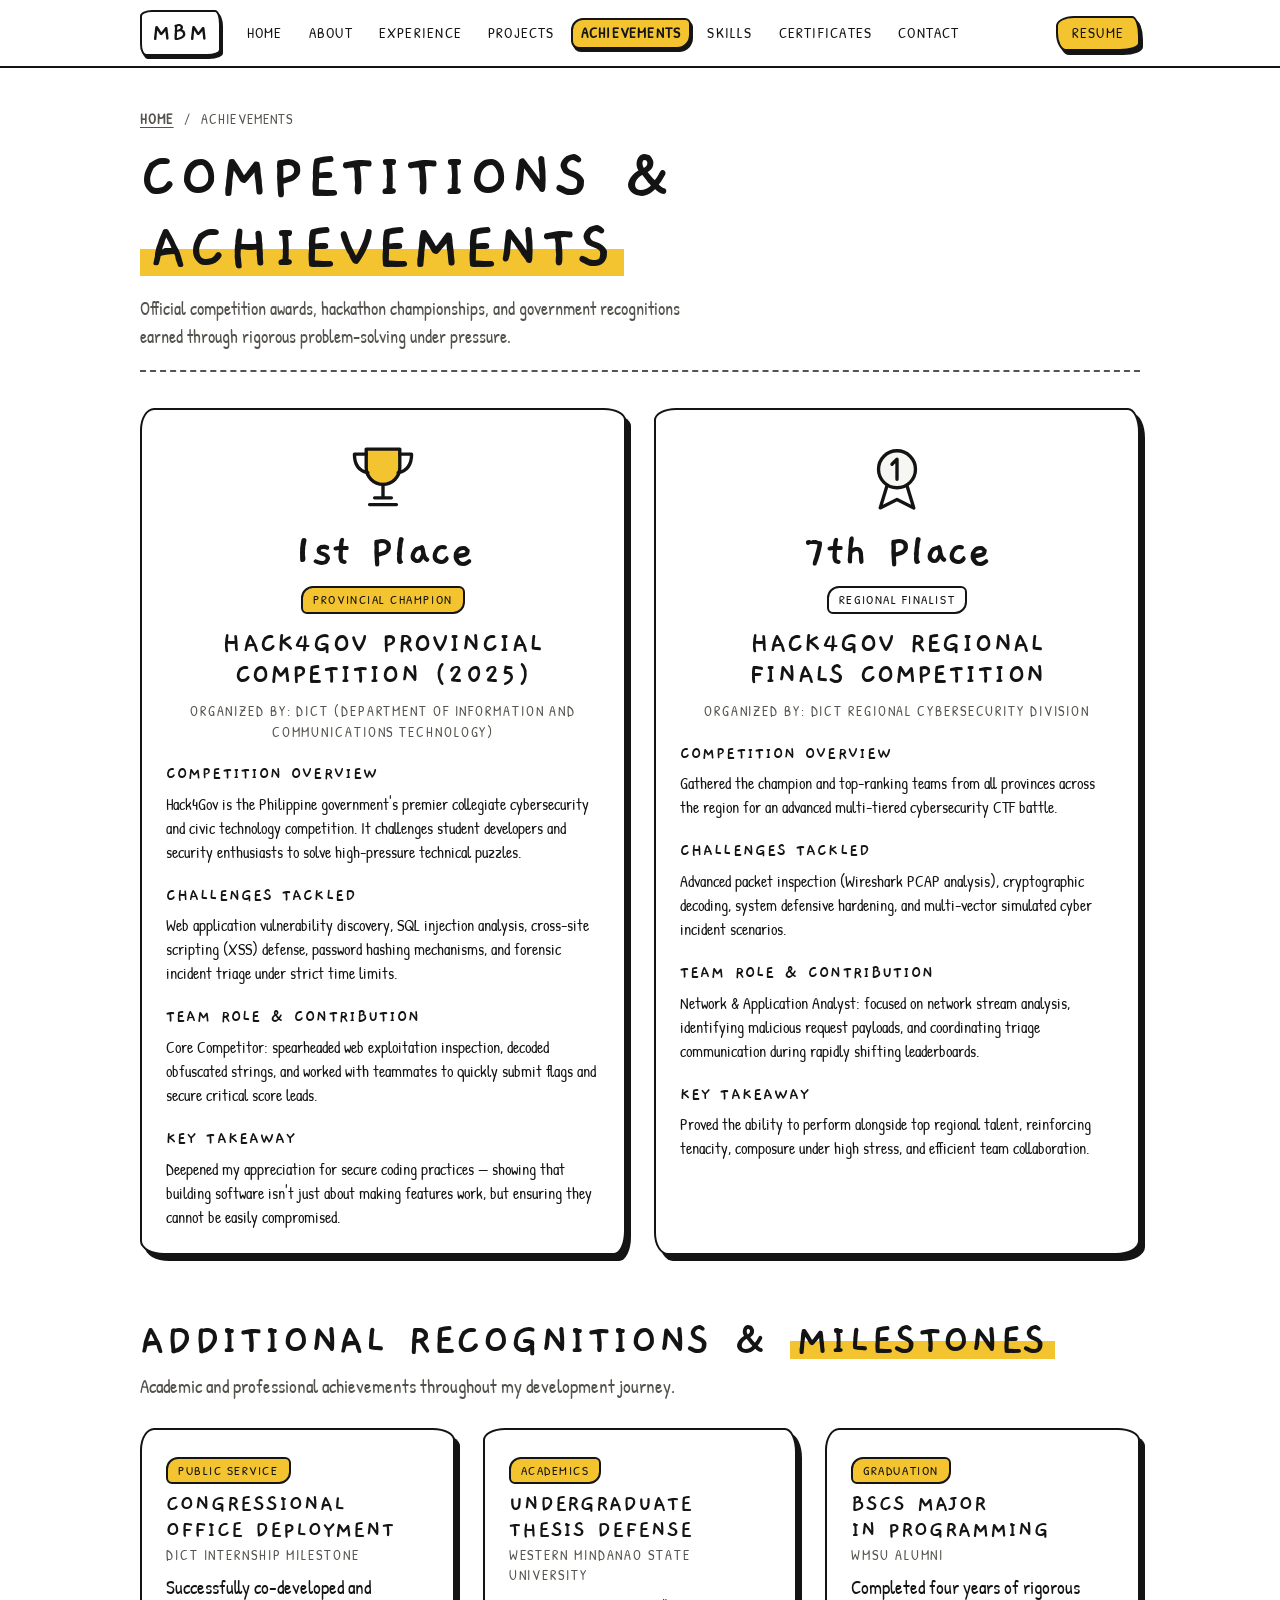
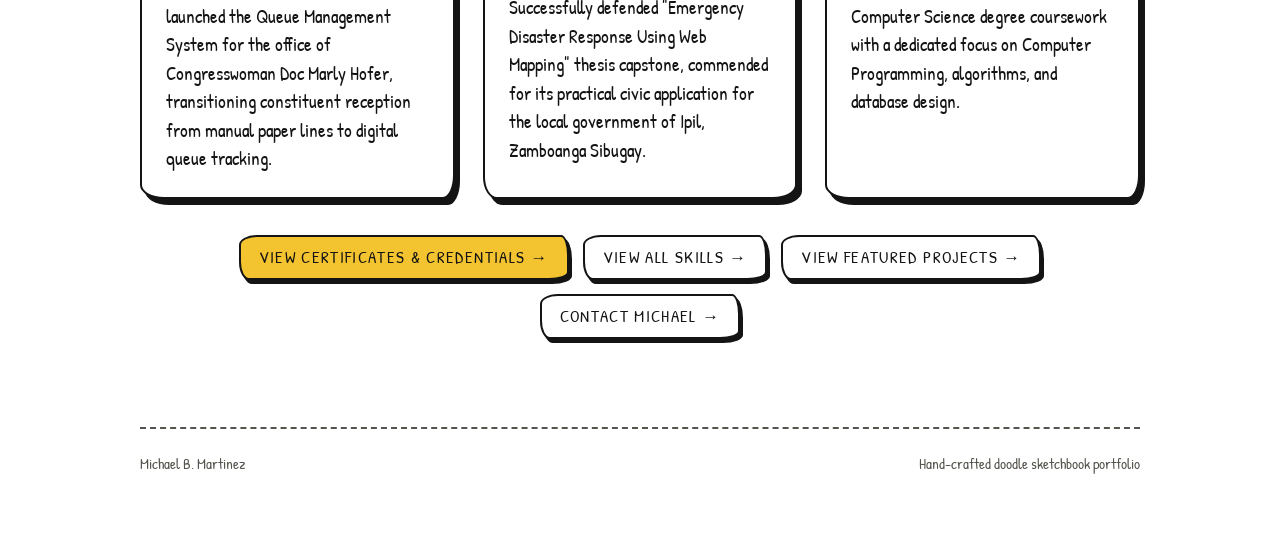
<file: achievements.html>
<!doctype html>
<html lang="en">
<head>
  <meta charset="utf-8">
  <meta name="viewport" content="width=device-width, initial-scale=1, viewport-fit=cover">
  <title>Achievements - Michael Martinez Portfolio</title>
  <link rel="preconnect" href="https://fonts.googleapis.com">
  <link rel="preconnect" href="https://fonts.gstatic.com" crossorigin>
  <link href="https://fonts.googleapis.com/css2?family=Gaegu:wght@400;700&family=Patrick+Hand&display=swap" rel="stylesheet">
  <link rel="stylesheet" href="assets/css/style.css?v=2">
</head>
<body>

<nav>
  <div class="wrap">
    <a class="logo" href="index.html">MBM</a>
    <div class="links">
      <a href="index.html">Home</a>
      <a href="about.html">About</a>
      <a href="experience.html">Experience</a>
      <a href="projects.html">Projects</a>
      <a href="achievements.html" class="active">Achievements</a>
      <a href="skills.html">Skills</a>
      <a href="certificates.html">Certificates</a>
      <a href="contact.html">Contact</a>
    </div>
    <a class="btn primary" href="resume.html" style="padding:4px 14px;font-size:.95rem">Resume</a>
  </div>
</nav>

<main class="wrap">

  <!-- PAGE HEADER -->
  <header class="page-header">
    <div class="breadcrumb">
      <a href="index.html">Home</a>
      <span>/</span>
      <span>Achievements</span>
    </div>
    <h1>Competitions &amp; <span class="hl">Achievements</span></h1>
    <p class="subtitle">Official competition awards, hackathon championships, and government recognitions earned through rigorous problem-solving under pressure.</p>
  </header>

  <!-- HIGHLIGHT TROPHIES -->
  <section style="padding-top:0;">
    <div class="grid2">

      <!-- 1ST PLACE PROVINCIAL -->
      <article class="box trophy">
        <svg viewBox="0 0 100 100" fill="none" stroke="var(--ink)" stroke-width="4" stroke-linecap="round" stroke-linejoin="round" aria-hidden="true">
          <path d="M30 18h40v22a20 20 0 0 1-40 0z" fill="var(--gold)"/>
          <path d="M30 24H16c0 14 6 20 16 22M70 24h14c0 14-6 20-16 22"/>
          <path d="M50 60v16M34 84h32M40 76h20"/>
        </svg>
        <div class="place">1st Place</div>
        <span class="tag gold">Provincial Champion</span>
        <h2 style="font-size:1.9rem;margin-top:4px;">Hack4Gov Provincial Competition (2025)</h2>
        <p class="label">Organized by: DICT (Department of Information and Communications Technology)</p>

        <div class="kv">
          <b>Competition Overview</b>
          <span>Hack4Gov is the Philippine government's premier collegiate cybersecurity and civic technology competition. It challenges student developers and security enthusiasts to solve high-pressure technical puzzles.</span>
        </div>

        <div class="kv">
          <b>Challenges Tackled</b>
          <span>Web application vulnerability discovery, SQL injection analysis, cross-site scripting (XSS) defense, password hashing mechanisms, and forensic incident triage under strict time limits.</span>
        </div>

        <div class="kv">
          <b>Team Role &amp; Contribution</b>
          <span>Core Competitor: spearheaded web exploitation inspection, decoded obfuscated strings, and worked with teammates to quickly submit flags and secure critical score leads.</span>
        </div>

        <div class="kv">
          <b>Key Takeaway</b>
          <span>Deepened my appreciation for secure coding practices — showing that building software isn't just about making features work, but ensuring they cannot be easily compromised.</span>
        </div>
      </article>

      <!-- 7TH PLACE REGIONAL -->
      <article class="box alt trophy">
        <svg viewBox="0 0 100 100" fill="none" stroke="var(--ink)" stroke-width="4" stroke-linecap="round" stroke-linejoin="round" aria-hidden="true">
          <circle cx="50" cy="42" r="22" fill="var(--paper-2)"/>
          <path d="M38 62l-8 26 20-10 20 10-8-26"/>
          <path d="M50 30v24M44 36l6-6"/>
        </svg>
        <div class="place">7th Place</div>
        <span class="tag">Regional Finalist</span>
        <h2 style="font-size:1.9rem;margin-top:4px;">Hack4Gov Regional Finals Competition</h2>
        <p class="label">Organized by: DICT Regional Cybersecurity Division</p>

        <div class="kv">
          <b>Competition Overview</b>
          <span>Gathered the champion and top-ranking teams from all provinces across the region for an advanced multi-tiered cybersecurity CTF battle.</span>
        </div>

        <div class="kv">
          <b>Challenges Tackled</b>
          <span>Advanced packet inspection (Wireshark PCAP analysis), cryptographic decoding, system defensive hardening, and multi-vector simulated cyber incident scenarios.</span>
        </div>

        <div class="kv">
          <b>Team Role &amp; Contribution</b>
          <span>Network &amp; Application Analyst: focused on network stream analysis, identifying malicious request payloads, and coordinating triage communication during rapidly shifting leaderboards.</span>
        </div>

        <div class="kv">
          <b>Key Takeaway</b>
          <span>Proved the ability to perform alongside top regional talent, reinforcing tenacity, composure under high stress, and efficient team collaboration.</span>
        </div>
      </article>

    </div>
  </section>

  <!-- ADDITIONAL RECOGNITIONS -->
  <section>
    <div class="sec-head">
      <h2>Additional Recognitions &amp; <span class="hl">Milestones</span></h2>
      <p>Academic and professional achievements throughout my development journey.</p>
    </div>

    <div class="grid3">
      <div class="box">
        <span class="tag gold">Public Service</span>
        <h3 style="margin-top:8px;">Congressional Office Deployment</h3>
        <p class="label" style="margin-top:2px;">DICT Internship Milestone</p>
        <p style="margin-top:8px;">Successfully co-developed and launched the Queue Management System for the office of Congresswoman Doc Marly Hofer, transitioning constituent reception from manual paper lines to digital queue tracking.</p>
      </div>

      <div class="box alt">
        <span class="tag gold">Academics</span>
        <h3 style="margin-top:8px;">Undergraduate Thesis Defense</h3>
        <p class="label" style="margin-top:2px;">Western Mindanao State University</p>
        <p style="margin-top:8px;">Successfully defended "Emergency Disaster Response Using Web Mapping" thesis capstone, commended for its practical civic application for the local government of Ipil, Zamboanga Sibugay.</p>
      </div>

      <div class="box">
        <span class="tag gold">Graduation</span>
        <h3 style="margin-top:8px;">BSCS Major in Programming</h3>
        <p class="label" style="margin-top:2px;">WMSU Alumni</p>
        <p style="margin-top:8px;">Completed four years of rigorous Computer Science degree coursework with a dedicated focus on Computer Programming, algorithms, and database design.</p>
      </div>
    </div>

    <!-- CTA -->
    <div class="btn-row" style="margin-top:36px;justify-content:center;">
      <a class="btn primary" href="certificates.html">View Certificates &amp; Credentials →</a>
      <a class="btn" href="skills.html">View All Skills →</a>
      <a class="btn" href="projects.html">View Featured Projects →</a>
      <a class="btn" href="contact.html">Contact Michael →</a>
    </div>
  </section>

</main>

<footer class="wrap">
  <span>Michael B. Martinez</span>
  <span>Hand-crafted doodle sketchbook portfolio</span>
</footer>

<script src="assets/js/main.js?v=3"></script>
</body>
</html>
</file>
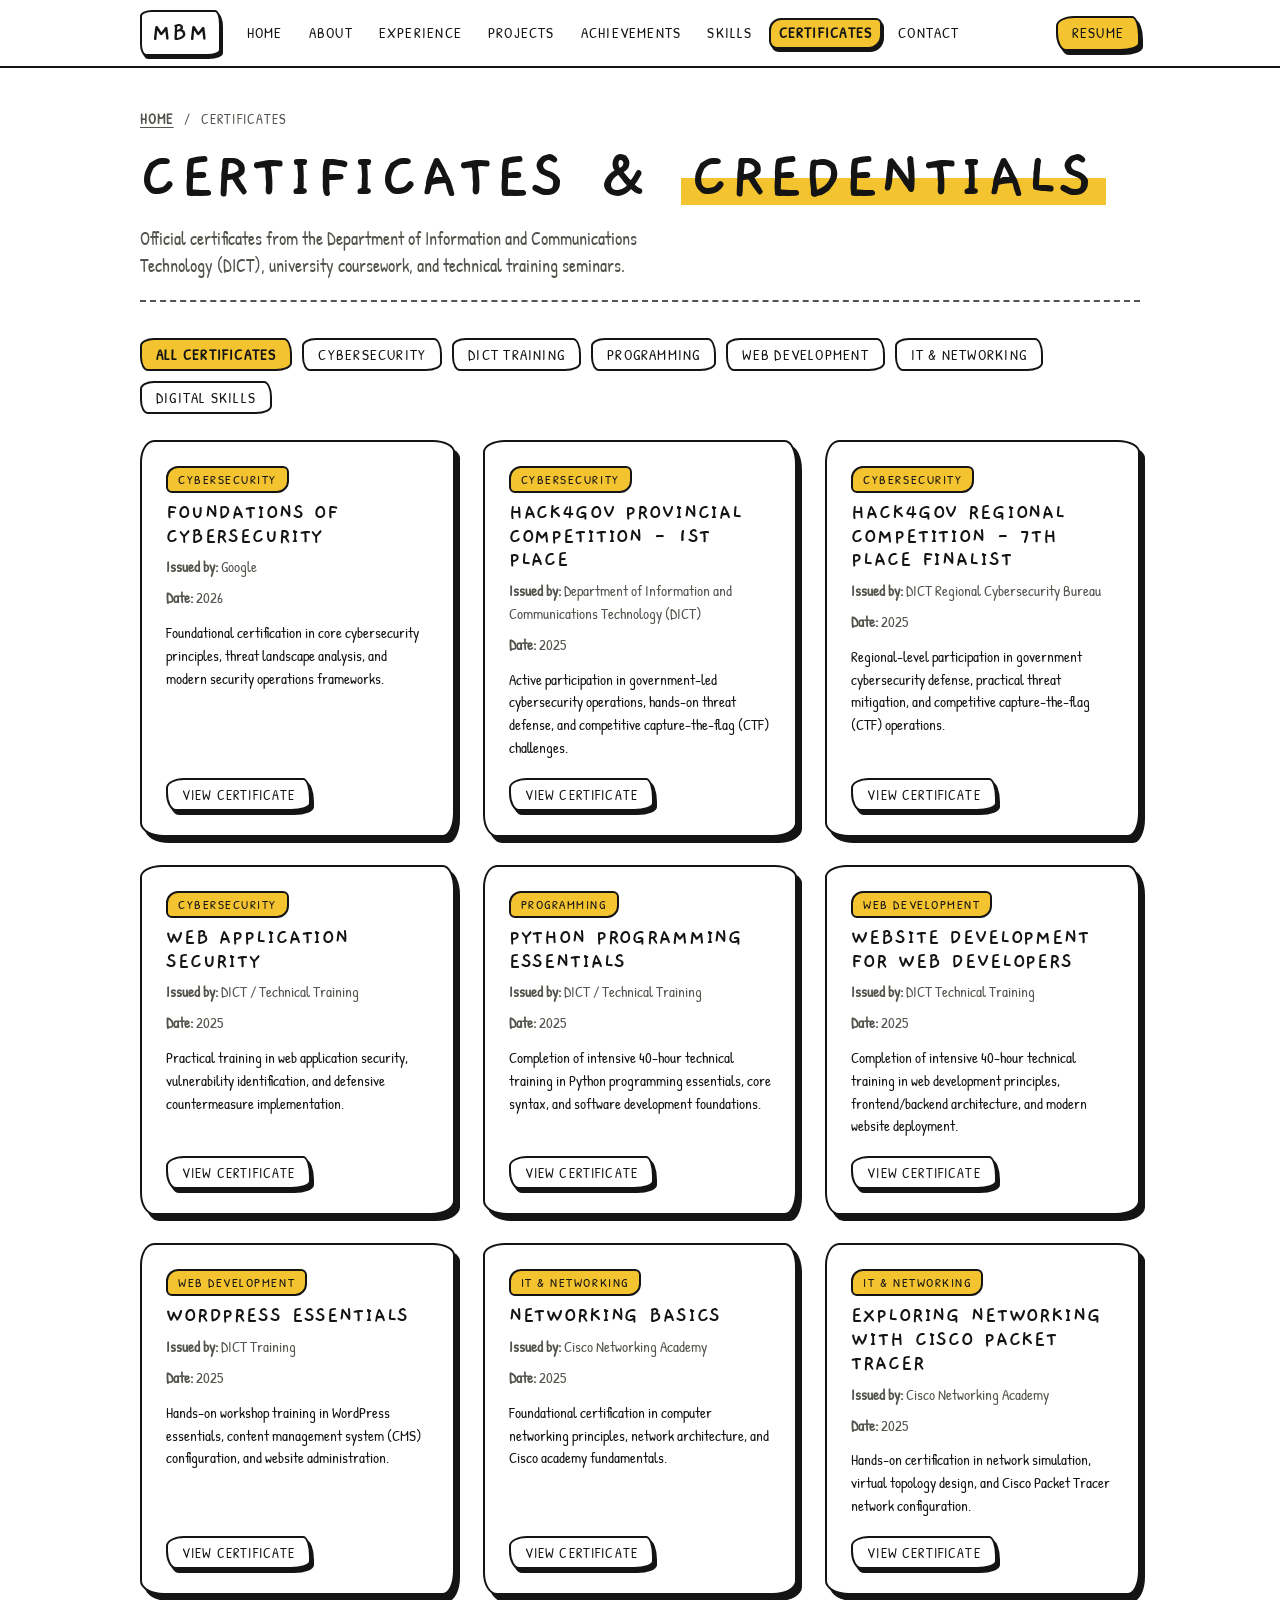
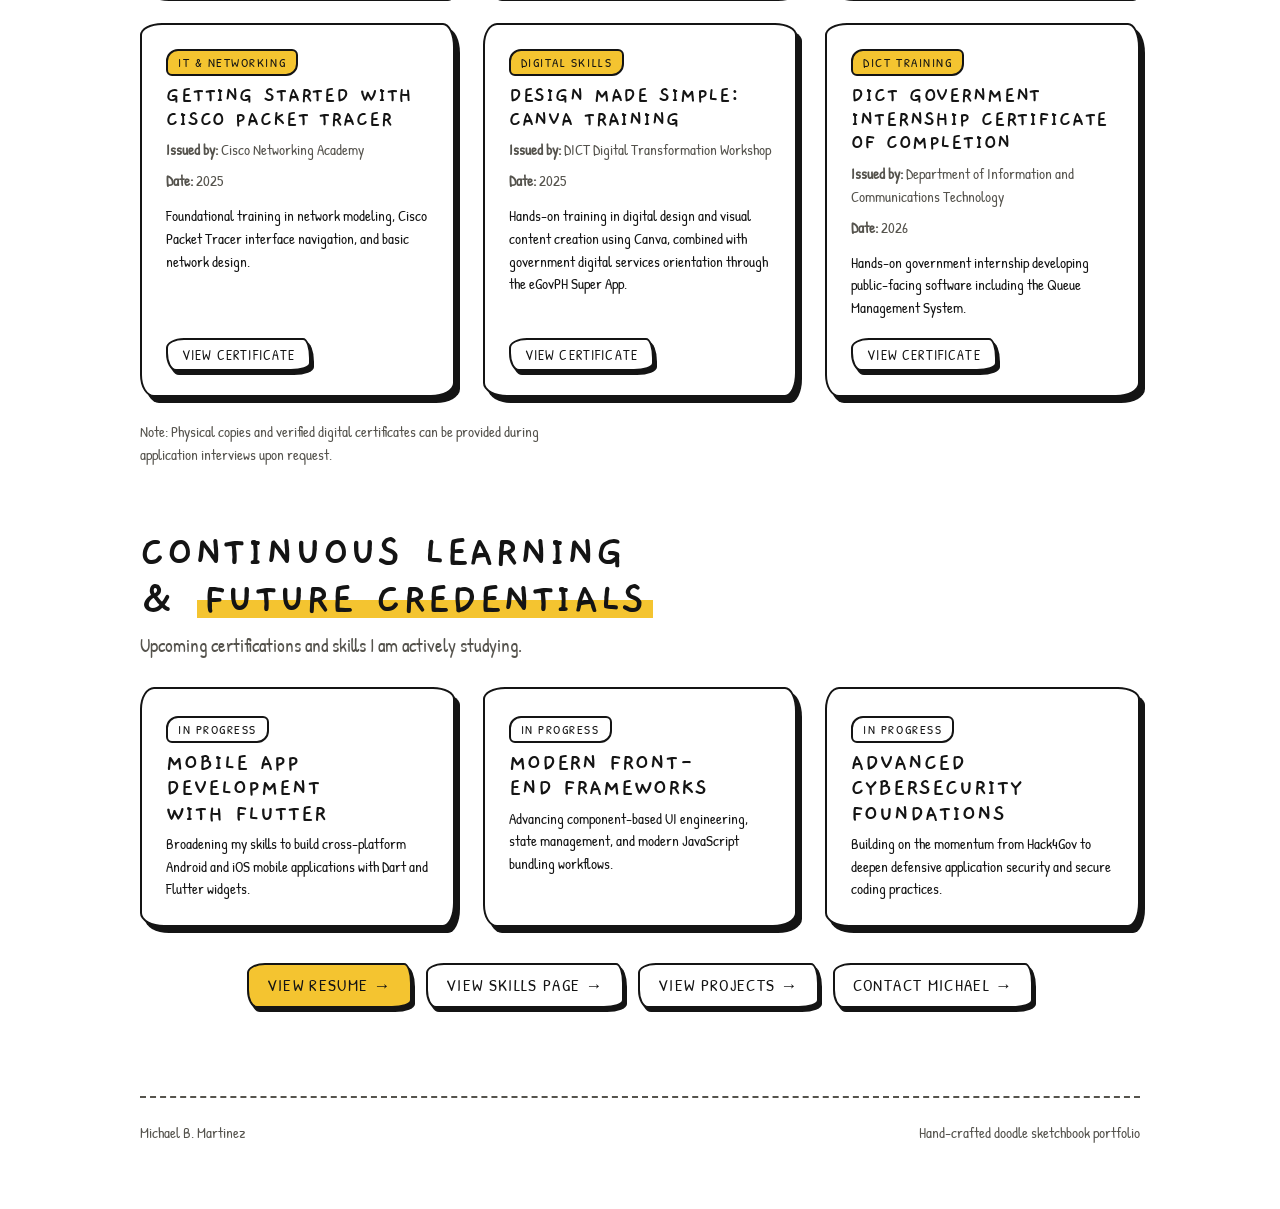
<file: certificates.html>
<!doctype html>
<html lang="en">
<head>
  <meta charset="utf-8">
  <meta name="viewport" content="width=device-width, initial-scale=1, viewport-fit=cover">
  <title>Certificates - Michael Martinez Portfolio</title>
  <link rel="preconnect" href="https://fonts.googleapis.com">
  <link rel="preconnect" href="https://fonts.gstatic.com" crossorigin>
  <link href="https://fonts.googleapis.com/css2?family=Gaegu:wght@400;700&family=Patrick+Hand&display=swap" rel="stylesheet">
  <link rel="stylesheet" href="assets/css/style.css?v=2">
</head>
<body>

<nav>
  <div class="wrap">
    <a class="logo" href="index.html">MBM</a>
    <div class="links">
      <a href="index.html">Home</a>
      <a href="about.html">About</a>
      <a href="experience.html">Experience</a>
      <a href="projects.html">Projects</a>
      <a href="achievements.html">Achievements</a>
      <a href="skills.html">Skills</a>
      <a href="certificates.html" class="active">Certificates</a>
      <a href="contact.html">Contact</a>
    </div>
    <a class="btn primary" href="resume.html" style="padding:4px 14px;font-size:.95rem">Resume</a>
  </div>
</nav>

<main class="wrap">

  <!-- PAGE HEADER -->
  <header class="page-header">
    <div class="breadcrumb">
      <a href="index.html">Home</a>
      <span>/</span>
      <span>Certificates</span>
    </div>
    <h1>Certificates &amp; <span class="hl">Credentials</span></h1>
    <p class="subtitle">Official certificates from the Department of Information and Communications Technology (DICT), university coursework, and technical training seminars.</p>
  </header>

  <!-- FILTER CONTROLS -->
  <section style="padding-top:0;">
    <div class="filters" id="certFilters" role="group" aria-label="Filter certificates by category">
      <button type="button" data-cat="all" aria-pressed="true">All Certificates</button>
      <button type="button" data-cat="Cybersecurity" aria-pressed="false">Cybersecurity</button>
      <button type="button" data-cat="DICT Training" aria-pressed="false">DICT Training</button>
      <button type="button" data-cat="Programming" aria-pressed="false">Programming</button>
      <button type="button" data-cat="Web Development" aria-pressed="false">Web Development</button>
      <button type="button" data-cat="IT & Networking" aria-pressed="false">IT &amp; Networking</button>
      <button type="button" data-cat="Digital Skills" aria-pressed="false">Digital Skills</button>
    </div>

    <!-- CERTIFICATES GRID (DYNAMICALLY POPULATED VIA CERTS.JSON) -->
    <div class="grid3" id="certGrid"></div>

    <p class="note" style="margin-top:24px;">Note: Physical copies and verified digital certificates can be provided during application interviews upon request.</p>
  </section>

  <!-- ONGOING LEARNING & CERTIFICATIONS IN PROGRESS -->
  <section>
    <div class="sec-head">
      <h2>Continuous Learning &amp; <span class="hl">Future Credentials</span></h2>
      <p>Upcoming certifications and skills I am actively studying.</p>
    </div>

    <div class="grid3">
      <div class="box">
        <span class="tag">In Progress</span>
        <h3 style="margin-top:8px;">Mobile App Development with Flutter</h3>
        <p style="margin-top:6px;font-size:.95rem;">Broadening my skills to build cross-platform Android and iOS mobile applications with Dart and Flutter widgets.</p>
      </div>

      <div class="box alt">
        <span class="tag">In Progress</span>
        <h3 style="margin-top:8px;">Modern Front-End Frameworks</h3>
        <p style="margin-top:6px;font-size:.95rem;">Advancing component-based UI engineering, state management, and modern JavaScript bundling workflows.</p>
      </div>

      <div class="box">
        <span class="tag">In Progress</span>
        <h3 style="margin-top:8px;">Advanced Cybersecurity Foundations</h3>
        <p style="margin-top:6px;font-size:.95rem;">Building on the momentum from Hack4Gov to deepen defensive application security and secure coding practices.</p>
      </div>
    </div>

    <!-- CTA -->
    <div class="btn-row" style="margin-top:36px;justify-content:center;">
      <a class="btn primary" href="resume.html">View Resume →</a>
      <a class="btn" href="skills.html">View Skills Page →</a>
      <a class="btn" href="projects.html">View Projects →</a>
      <a class="btn" href="contact.html">Contact Michael →</a>
    </div>
  </section>

</main>

<footer class="wrap">
  <span>Michael B. Martinez</span>
  <span>Hand-crafted doodle sketchbook portfolio</span>
</footer>

<script src="assets/js/main.js?v=3"></script>
</body>
</html>
</file>
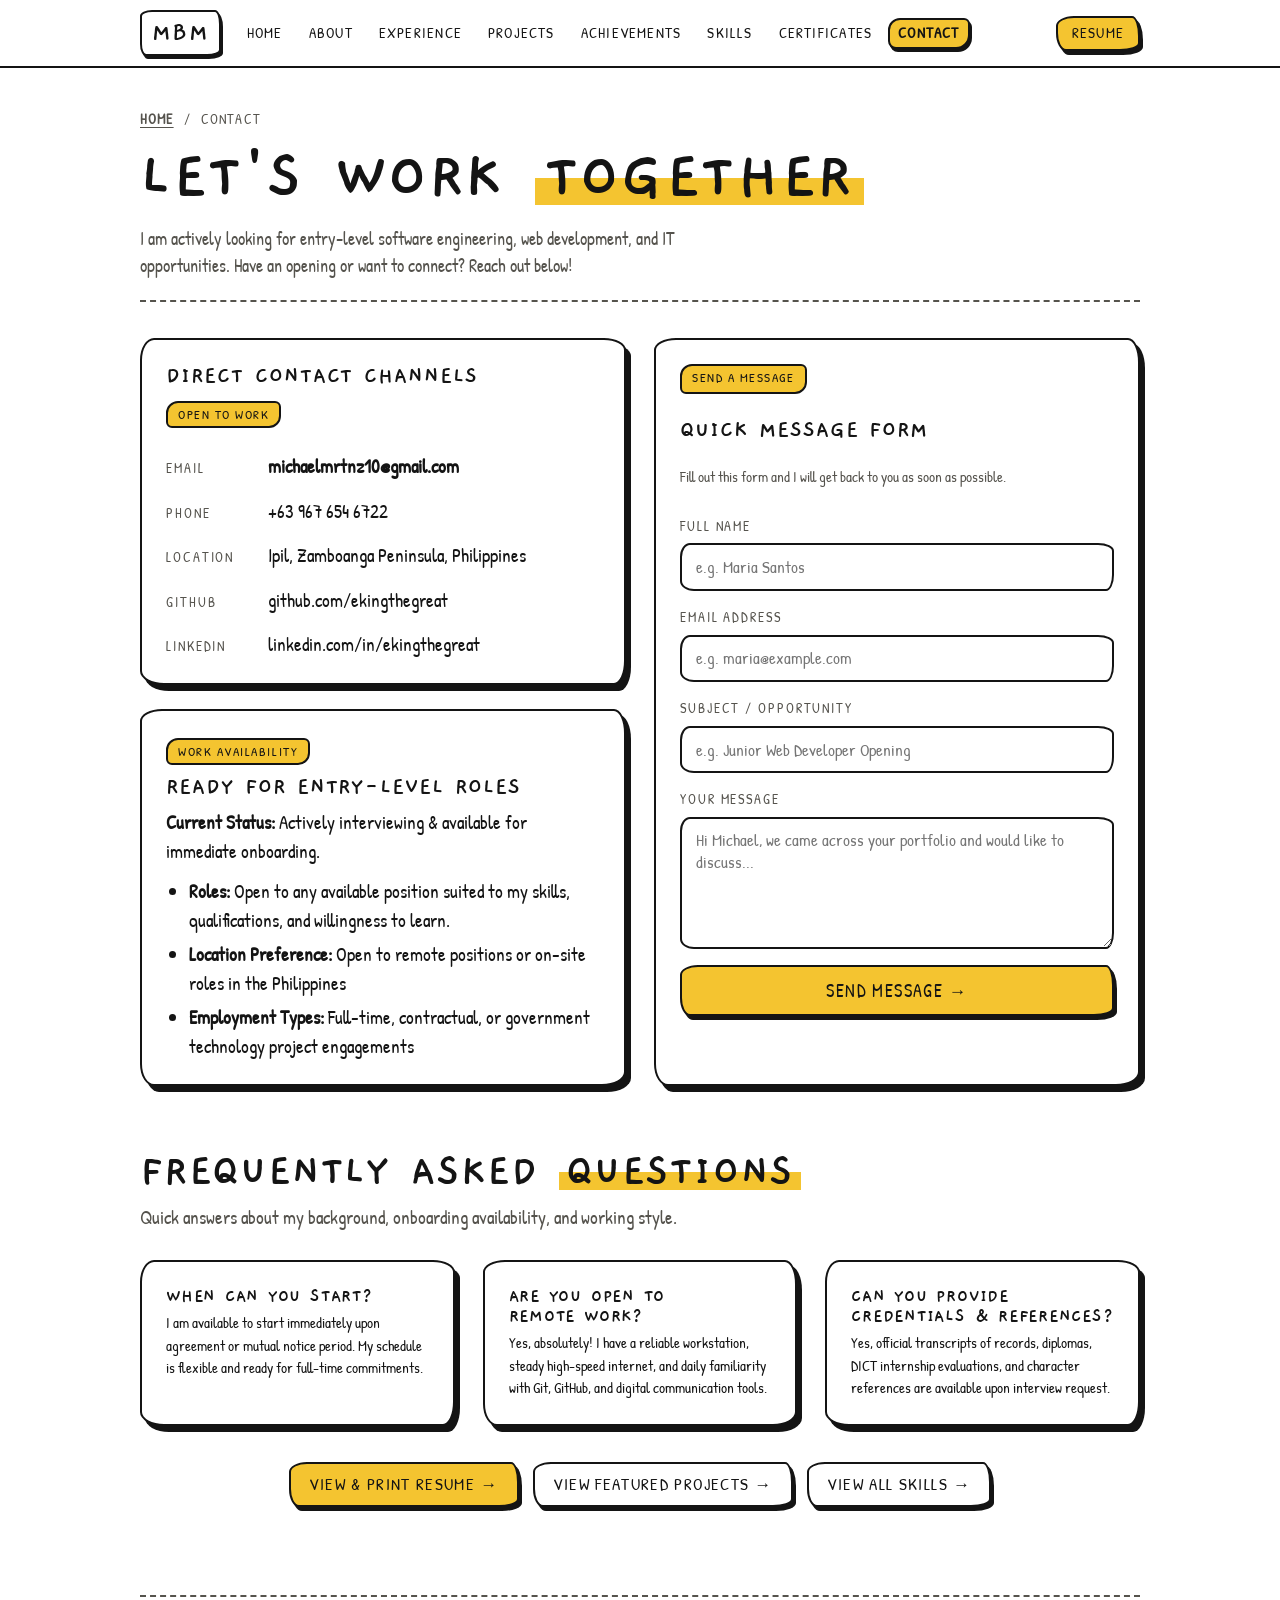
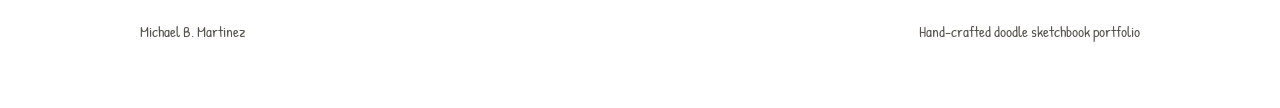
<file: contact.html>
<!doctype html>
<html lang="en">
<head>
  <meta charset="utf-8">
  <meta name="viewport" content="width=device-width, initial-scale=1, viewport-fit=cover">
  <title>Contact - Michael Martinez Portfolio</title>
  <link rel="preconnect" href="https://fonts.googleapis.com">
  <link rel="preconnect" href="https://fonts.gstatic.com" crossorigin>
  <link href="https://fonts.googleapis.com/css2?family=Gaegu:wght@400;700&family=Patrick+Hand&display=swap" rel="stylesheet">
  <link rel="stylesheet" href="assets/css/style.css?v=2">
</head>
<body>

<nav>
  <div class="wrap">
    <a class="logo" href="index.html">MBM</a>
    <div class="links">
      <a href="index.html">Home</a>
      <a href="about.html">About</a>
      <a href="experience.html">Experience</a>
      <a href="projects.html">Projects</a>
      <a href="achievements.html">Achievements</a>
      <a href="skills.html">Skills</a>
      <a href="certificates.html">Certificates</a>
      <a href="contact.html" class="active">Contact</a>
    </div>
    <a class="btn primary" href="resume.html" style="padding:4px 14px;font-size:.95rem">Resume</a>
  </div>
</nav>

<main class="wrap">

  <!-- PAGE HEADER -->
  <header class="page-header">
    <div class="breadcrumb">
      <a href="index.html">Home</a>
      <span>/</span>
      <span>Contact</span>
    </div>
    <h1>Let's Work <span class="hl">Together</span></h1>
    <p class="subtitle">I am actively looking for entry-level software engineering, web development, and IT opportunities. Have an opening or want to connect? Reach out below!</p>
  </header>

  <!-- CONTACT GRID -->
  <section style="padding-top:0;">
    <div class="grid2">

      <!-- LEFT: DIRECT CONTACT DETAILS & AVAILABILITY -->
      <div style="display:flex;flex-direction:column;gap:24px;">
        <div class="box contact-list">
          <div style="display:flex;justify-content:space-between;align-items:center;margin-bottom:8px;">
            <h3>Direct Contact Channels</h3>
            <span class="tag gold">Open to Work</span>
          </div>

          <div>
            <span class="label">Email</span>
            <a class="v" href="mailto:michaelmrtnz10@gmail.com" style="font-weight:bold;color:var(--ink);">michaelmrtnz10@gmail.com</a>
          </div>

          <div>
            <span class="label">Phone</span>
            <span class="v">+63 967 654 6722</span>
          </div>

          <div>
            <span class="label">Location</span>
            <span class="v">Ipil, Zamboanga Peninsula, Philippines</span>
          </div>

          <div>
            <span class="label">GitHub</span>
            <a class="v" href="https://github.com/ekingthegreat" target="_blank" rel="noopener noreferrer">github.com/ekingthegreat</a>
          </div>

          <div>
            <span class="label">LinkedIn</span>
            <a class="v" href="https://linkedin.com/in/ekingthegreat" target="_blank" rel="noopener noreferrer">linkedin.com/in/ekingthegreat</a>
          </div>
        </div>

        <!-- AVAILABILITY BOX -->
        <div class="box alt">
          <span class="tag gold">Work Availability</span>
          <h3 style="margin-top:10px;margin-bottom:8px;">Ready for Entry-Level Roles</h3>
          <p style="margin-bottom:12px;"><strong>Current Status:</strong> Actively interviewing &amp; available for immediate onboarding.</p>
          <ul style="padding-left:1.2em;margin:0;">
            <li style="margin-bottom:6px;"><strong>Roles:</strong> Open to any available position suited to my skills, qualifications, and willingness to learn.</li>
            <li style="margin-bottom:6px;"><strong>Location Preference:</strong> Open to remote positions or on-site roles in the Philippines</li>
            <li><strong>Employment Types:</strong> Full-time, contractual, or government technology project engagements</li>
          </ul>
        </div>
      </div>

      <!-- RIGHT: INTERACTIVE CONTACT FORM -->
      <form class="box alt" id="contactForm" method="POST" action="https://api.web3forms.com/submit" novalidate>
        <!-- Web3Forms Access Key (https://web3forms.com) -->
        <input type="hidden" name="access_key" value="6c5a62f3-d91c-48b9-ae03-ede1886ae398">
        <input type="hidden" name="from_name" value="Michael Martinez Portfolio">
        <input type="checkbox" name="botcheck" style="display:none;" tabindex="-1" autocomplete="off" aria-hidden="true">

        <span class="tag gold">Send a Message</span>
        <h3 style="margin-top:8px;margin-bottom:4px;">Quick Message Form</h3>
        <p style="color:var(--ink-soft);font-size:.95rem;margin-bottom:8px;">Fill out this form and I will get back to you as soon as possible.</p>

        <label for="cName">
          Full Name
          <input id="cName" name="name" type="text" placeholder="e.g. Maria Santos" required autocomplete="name">
        </label>

        <label for="cEmail">
          Email Address
          <input id="cEmail" name="email" type="email" placeholder="e.g. maria@example.com" required autocomplete="email">
        </label>

        <label for="cSubject">
          Subject / Opportunity
          <input id="cSubject" name="subject" type="text" placeholder="e.g. Junior Web Developer Opening">
        </label>

        <label for="cMsg">
          Your Message
          <textarea id="cMsg" name="message" placeholder="Hi Michael, we came across your portfolio and would like to discuss..." required></textarea>
        </label>

        <div>
          <button class="btn primary" type="submit" style="width:100%;padding:12px 20px;font-size:1.1rem;">Send Message →</button>
        </div>

        <p id="formMsg" class="note" role="status"></p>
      </form>

    </div>
  </section>

  <!-- FREQUENTLY ASKED QUESTIONS -->
  <section>
    <div class="sec-head">
      <h2>Frequently Asked <span class="hl">Questions</span></h2>
      <p>Quick answers about my background, onboarding availability, and working style.</p>
    </div>

    <div class="grid3">
      <div class="box">
        <h4>When can you start?</h4>
        <p style="margin-top:6px;font-size:.95rem;">I am available to start immediately upon agreement or mutual notice period. My schedule is flexible and ready for full-time commitments.</p>
      </div>

      <div class="box alt">
        <h4>Are you open to remote work?</h4>
        <p style="margin-top:6px;font-size:.95rem;">Yes, absolutely! I have a reliable workstation, steady high-speed internet, and daily familiarity with Git, GitHub, and digital communication tools.</p>
      </div>

      <div class="box">
        <h4>Can you provide credentials &amp; references?</h4>
        <p style="margin-top:6px;font-size:.95rem;">Yes, official transcripts of records, diplomas, DICT internship evaluations, and character references are available upon interview request.</p>
      </div>
    </div>

    <!-- CTA -->
    <div class="btn-row" style="margin-top:36px;justify-content:center;">
      <a class="btn primary" href="resume.html">View &amp; Print Resume →</a>
      <a class="btn" href="projects.html">View Featured Projects →</a>
      <a class="btn" href="skills.html">View All Skills →</a>
    </div>
  </section>

</main>

<footer class="wrap">
  <span>Michael B. Martinez</span>
  <span>Hand-crafted doodle sketchbook portfolio</span>
</footer>

<script src="assets/js/main.js?v=3"></script>
</body>
</html>
</file>
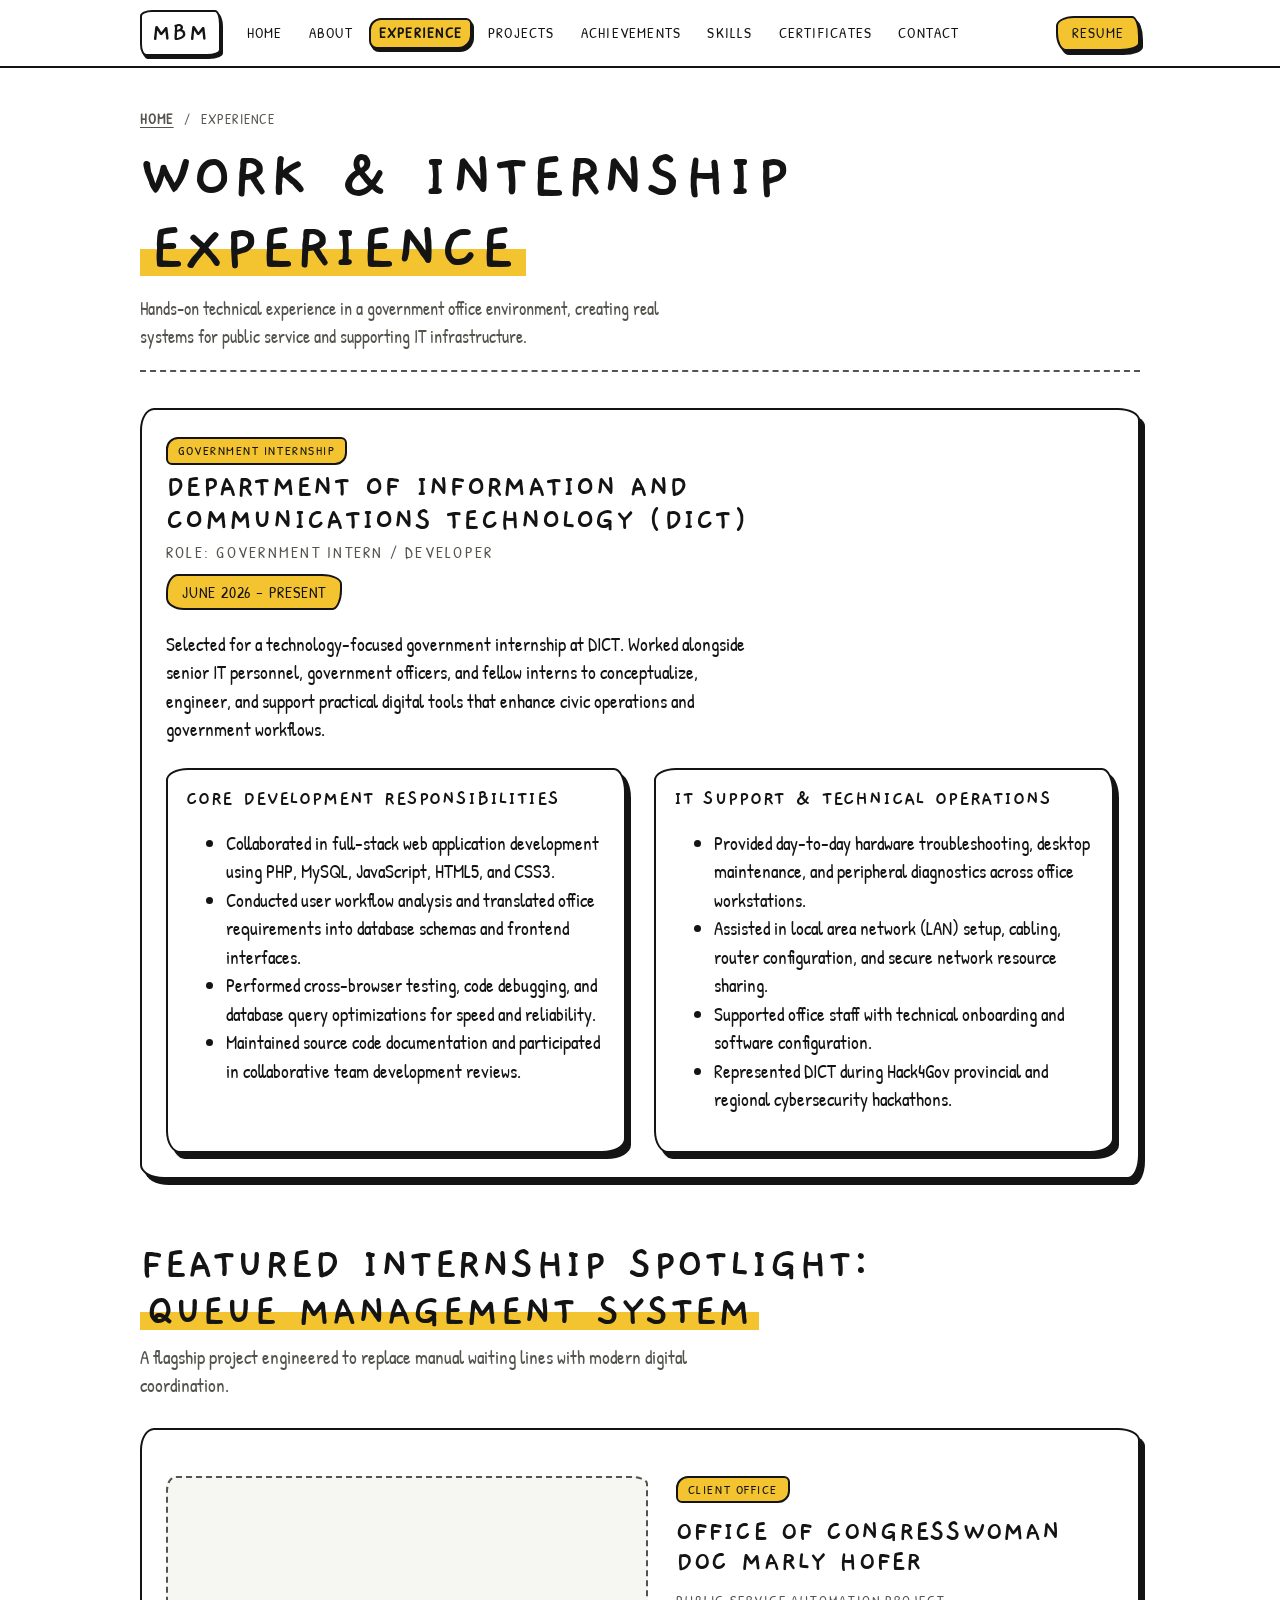
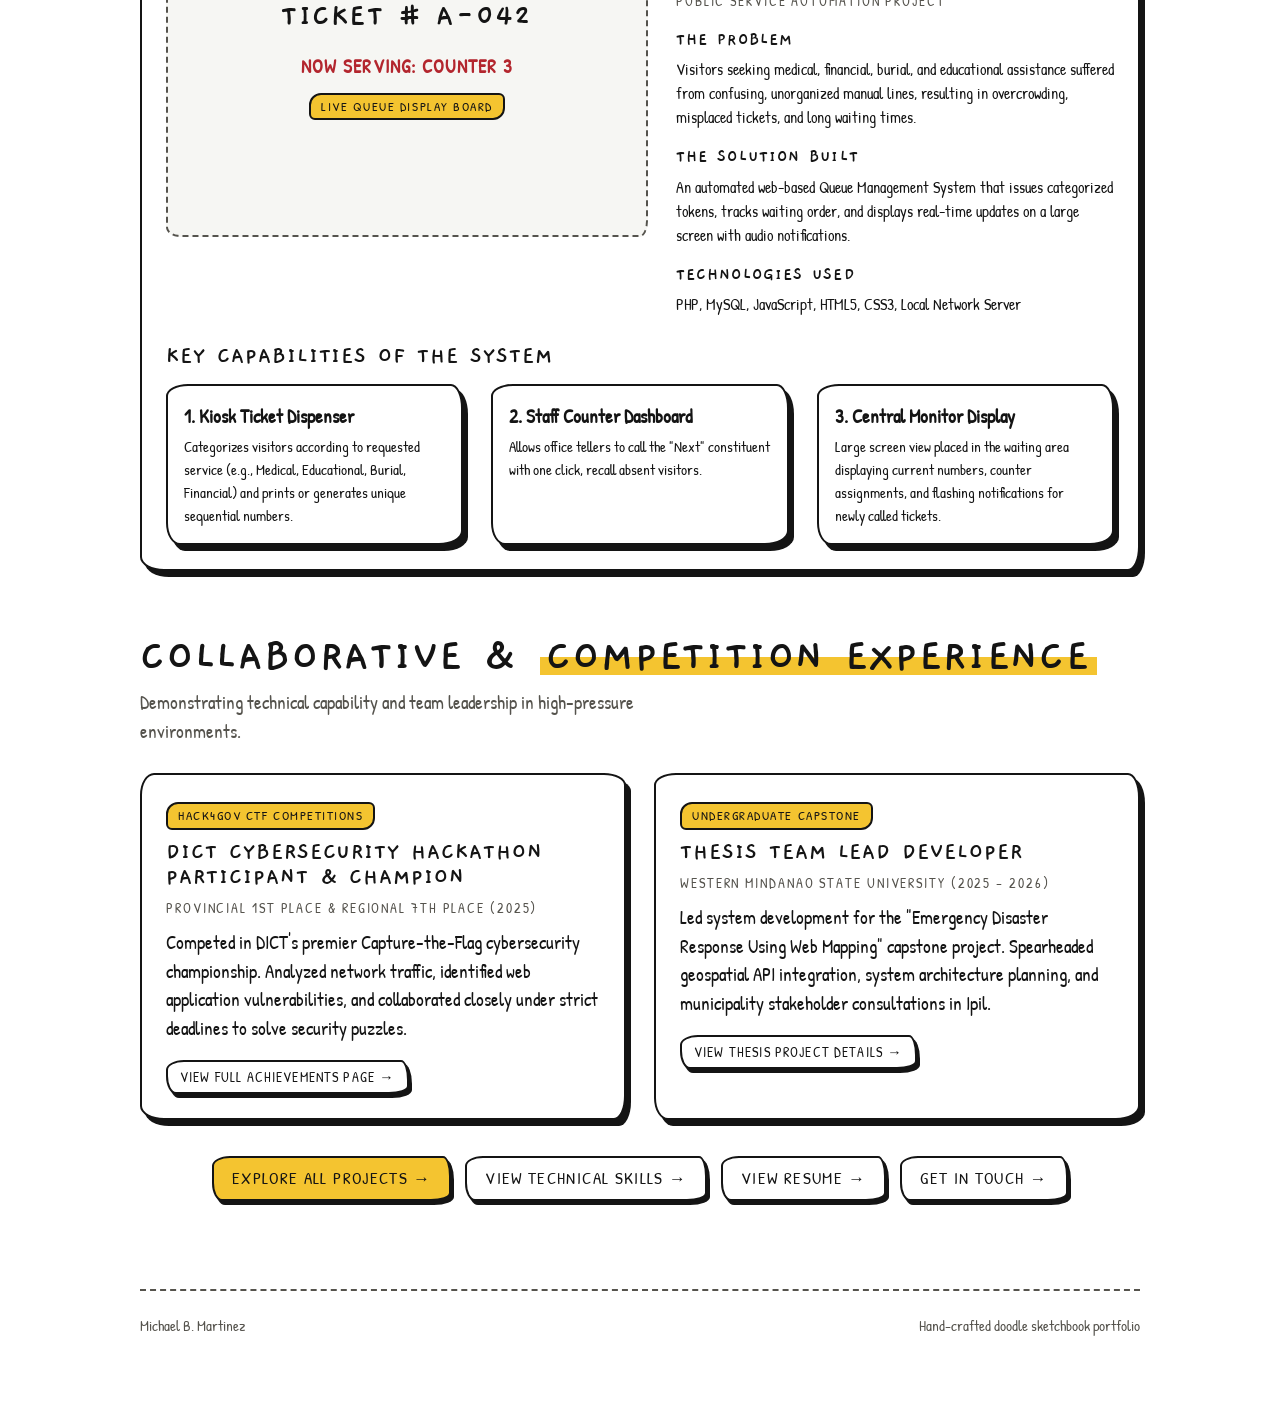
<file: experience.html>
<!doctype html>
<html lang="en">
<head>
  <meta charset="utf-8">
  <meta name="viewport" content="width=device-width, initial-scale=1, viewport-fit=cover">
  <title>Experience - Michael Martinez Portfolio</title>
  <link rel="preconnect" href="https://fonts.googleapis.com">
  <link rel="preconnect" href="https://fonts.gstatic.com" crossorigin>
  <link href="https://fonts.googleapis.com/css2?family=Gaegu:wght@400;700&family=Patrick+Hand&display=swap" rel="stylesheet">
  <link rel="stylesheet" href="assets/css/style.css?v=2">
</head>
<body>

<nav>
  <div class="wrap">
    <a class="logo" href="index.html">MBM</a>
    <div class="links">
      <a href="index.html">Home</a>
      <a href="about.html">About</a>
      <a href="experience.html" class="active">Experience</a>
      <a href="projects.html">Projects</a>
      <a href="achievements.html">Achievements</a>
      <a href="skills.html">Skills</a>
      <a href="certificates.html">Certificates</a>
      <a href="contact.html">Contact</a>
    </div>
    <a class="btn primary" href="resume.html" style="padding:4px 14px;font-size:.95rem">Resume</a>
  </div>
</nav>

<main class="wrap">

  <!-- PAGE HEADER -->
  <header class="page-header">
    <div class="breadcrumb">
      <a href="index.html">Home</a>
      <span>/</span>
      <span>Experience</span>
    </div>
    <h1>Work &amp; Internship <span class="hl">Experience</span></h1>
    <p class="subtitle">Hands-on technical experience in a government office environment, creating real systems for public service and supporting IT infrastructure.</p>
  </header>

  <!-- PRIMARY INTERNSHIP ROLE -->
  <section style="padding-top:0;">
    <div class="box">
      <div class="job">
        <div style="display:flex;justify-content:space-between;align-items:flex-start;flex-wrap:wrap;gap:10px;">
          <div>
            <span class="tag gold">Government Internship</span>
            <h2 style="font-size:2rem;margin-top:6px;">Department of Information and Communications Technology (DICT)</h2>
            <p class="label" style="font-size:1rem;margin-top:2px;">Role: Government Intern / Developer</p>
          </div>
          <span class="step win" style="font-size:1rem;padding:4px 14px;">June 2026 – Present</span>
        </div>
        <p style="margin-top:14px;">Selected for a technology-focused government internship at DICT. Worked alongside senior IT personnel, government officers, and fellow interns to conceptualize, engineer, and support practical digital tools that enhance civic operations and government workflows.</p>
      </div>

      <div class="grid2" style="margin-top:20px;">
        <div class="box alt" style="padding:18px;">
          <h3 style="font-size:1.3rem;margin-bottom:8px;">Core Development Responsibilities</h3>
          <ul>
            <li>Collaborated in full-stack web application development using PHP, MySQL, JavaScript, HTML5, and CSS3.</li>
            <li>Conducted user workflow analysis and translated office requirements into database schemas and frontend interfaces.</li>
            <li>Performed cross-browser testing, code debugging, and database query optimizations for speed and reliability.</li>
            <li>Maintained source code documentation and participated in collaborative team development reviews.</li>
          </ul>
        </div>

        <div class="box alt" style="padding:18px;">
          <h3 style="font-size:1.3rem;margin-bottom:8px;">IT Support &amp; Technical Operations</h3>
          <ul>
            <li>Provided day-to-day hardware troubleshooting, desktop maintenance, and peripheral diagnostics across office workstations.</li>
            <li>Assisted in local area network (LAN) setup, cabling, router configuration, and secure network resource sharing.</li>
            <li>Supported office staff with technical onboarding and software configuration.</li>
            <li>Represented DICT during Hack4Gov provincial and regional cybersecurity hackathons.</li>
          </ul>
        </div>
      </div>
    </div>
  </section>

  <!-- SPOTLIGHT INTERNSHIP PROJECT -->
  <section>
    <div class="sec-head">
      <h2>Featured Internship Spotlight: <span class="hl">Queue Management System</span></h2>
      <p>A flagship project engineered to replace manual waiting lines with modern digital coordination.</p>
    </div>

    <div class="box">
      <div class="feature">
        <div class="shot" style="aspect-ratio:4/3;background:var(--paper-2);display:flex;flex-direction:column;justify-content:center;gap:12px;">
          <div style="font-size:2rem;font-family:var(--display);font-weight:bold;color:var(--ink);">TICKET # A-042</div>
          <div style="font-size:1.2rem;color:var(--red);font-weight:bold;">NOW SERVING: COUNTER 3</div>
          <span class="tag gold" style="margin:0 auto;">Live Queue Display Board</span>
        </div>

        <div class="proj">
          <span class="tag gold">Client Office</span>
          <h3 style="font-size:1.8rem;">Office of Congresswoman Doc Marly Hofer</h3>
          <p class="label">Public Service Automation Project</p>

          <div class="kv">
            <b>The Problem</b>
            <span>Visitors seeking medical, financial, burial, and educational assistance suffered from confusing, unorganized manual lines, resulting in overcrowding, misplaced tickets, and long waiting times.</span>
          </div>

          <div class="kv">
            <b>The Solution Built</b>
            <span>An automated web-based Queue Management System that issues categorized tokens, tracks waiting order, and displays real-time updates on a large screen with audio notifications.</span>
          </div>

          

          <div class="kv">
            <b>Technologies Used</b>
            <span>PHP, MySQL, JavaScript, HTML5, CSS3, Local Network Server</span>
          </div>
        </div>
      </div>

      <!-- KEY FEATURES -->
      <div style="margin-top:28px;">
        <h3 style="margin-bottom:14px;">Key Capabilities of the System</h3>
        <div class="grid3">
          <div class="box alt" style="padding:16px;">
            <b>1. Kiosk Ticket Dispenser</b>
            <p style="font-size:.95rem;margin-top:6px;">Categorizes visitors according to requested service (e.g., Medical, Educational, Burial, Financial) and prints or generates unique sequential numbers.</p>
          </div>
          <div class="box alt" style="padding:16px;">
            <b>2. Staff Counter Dashboard</b>
            <p style="font-size:.95rem;margin-top:6px;">Allows office tellers to call the "Next" constituent with one click, recall absent visitors.</p>
          </div>
          <div class="box alt" style="padding:16px;">
            <b>3. Central Monitor Display</b>
            <p style="font-size:.95rem;margin-top:6px;">Large screen view placed in the waiting area displaying current numbers, counter assignments, and flashing notifications for newly called tickets.</p>
          </div>
        </div>
      </div>
    </div>
  </section>

  <!-- ACADEMIC & COMPETITION EXPERIENCE -->
  <section>
    <div class="sec-head">
      <h2>Collaborative &amp; <span class="hl">Competition Experience</span></h2>
      <p>Demonstrating technical capability and team leadership in high-pressure environments.</p>
    </div>

    <div class="grid2">
      <div class="box">
        <span class="tag gold">Hack4Gov CTF Competitions</span>
        <h3 style="margin-top:10px;margin-bottom:8px;">DICT Cybersecurity Hackathon Participant &amp; Champion</h3>
        <p class="label" style="margin-bottom:10px;">Provincial 1st Place &amp; Regional 7th Place (2025)</p>
        <p style="margin-bottom:10px;">Competed in DICT's premier Capture-the-Flag cybersecurity championship. Analyzed network traffic, identified web application vulnerabilities, and collaborated closely under strict deadlines to solve security puzzles.</p>
        <a class="btn" href="achievements.html" style="font-size:.9rem;padding:4px 12px;margin-top:8px;">View Full Achievements Page →</a>
      </div>

      <div class="box alt">
        <span class="tag gold">Undergraduate Capstone</span>
        <h3 style="margin-top:10px;margin-bottom:8px;">Thesis Team Lead Developer</h3>
        <p class="label" style="margin-bottom:10px;">Western Mindanao State University (2025 – 2026)</p>
        <p style="margin-bottom:10px;">Led system development for the "Emergency Disaster Response Using Web Mapping" capstone project. Spearheaded geospatial API integration, system architecture planning, and municipality stakeholder consultations in Ipil.</p>
        <a class="btn" href="projects.html" style="font-size:.9rem;padding:4px 12px;margin-top:8px;">View Thesis Project Details →</a>
      </div>
    </div>

    <!-- BUTTON ROW -->
    <div class="btn-row" style="margin-top:36px;justify-content:center;">
      <a class="btn primary" href="projects.html">Explore All Projects →</a>
      <a class="btn" href="skills.html">View Technical Skills →</a>
      <a class="btn" href="resume.html">View Resume →</a>
      <a class="btn" href="contact.html">Get in Touch →</a>
    </div>
  </section>

</main>

<footer class="wrap">
  <span>Michael B. Martinez</span>
  <span>Hand-crafted doodle sketchbook portfolio</span>
</footer>

<script src="assets/js/main.js?v=3"></script>
</body>
</html>
</file>
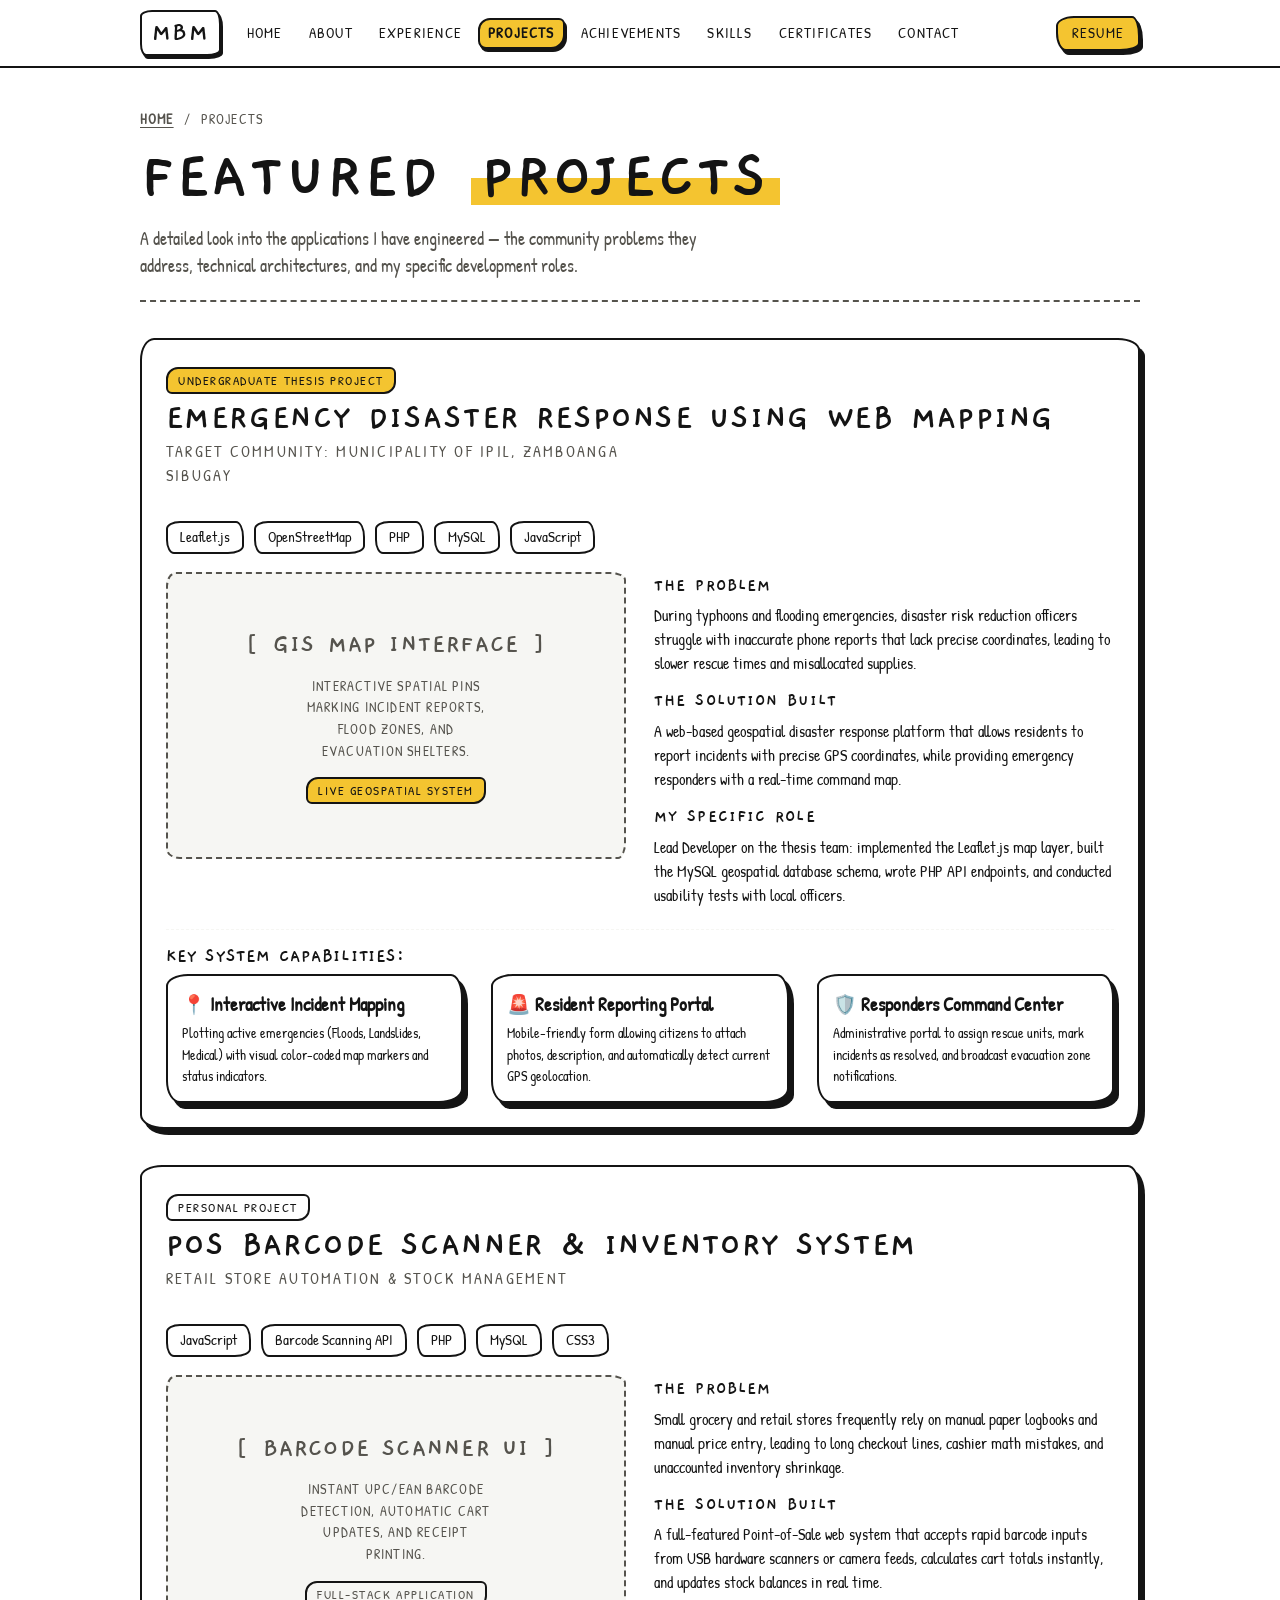
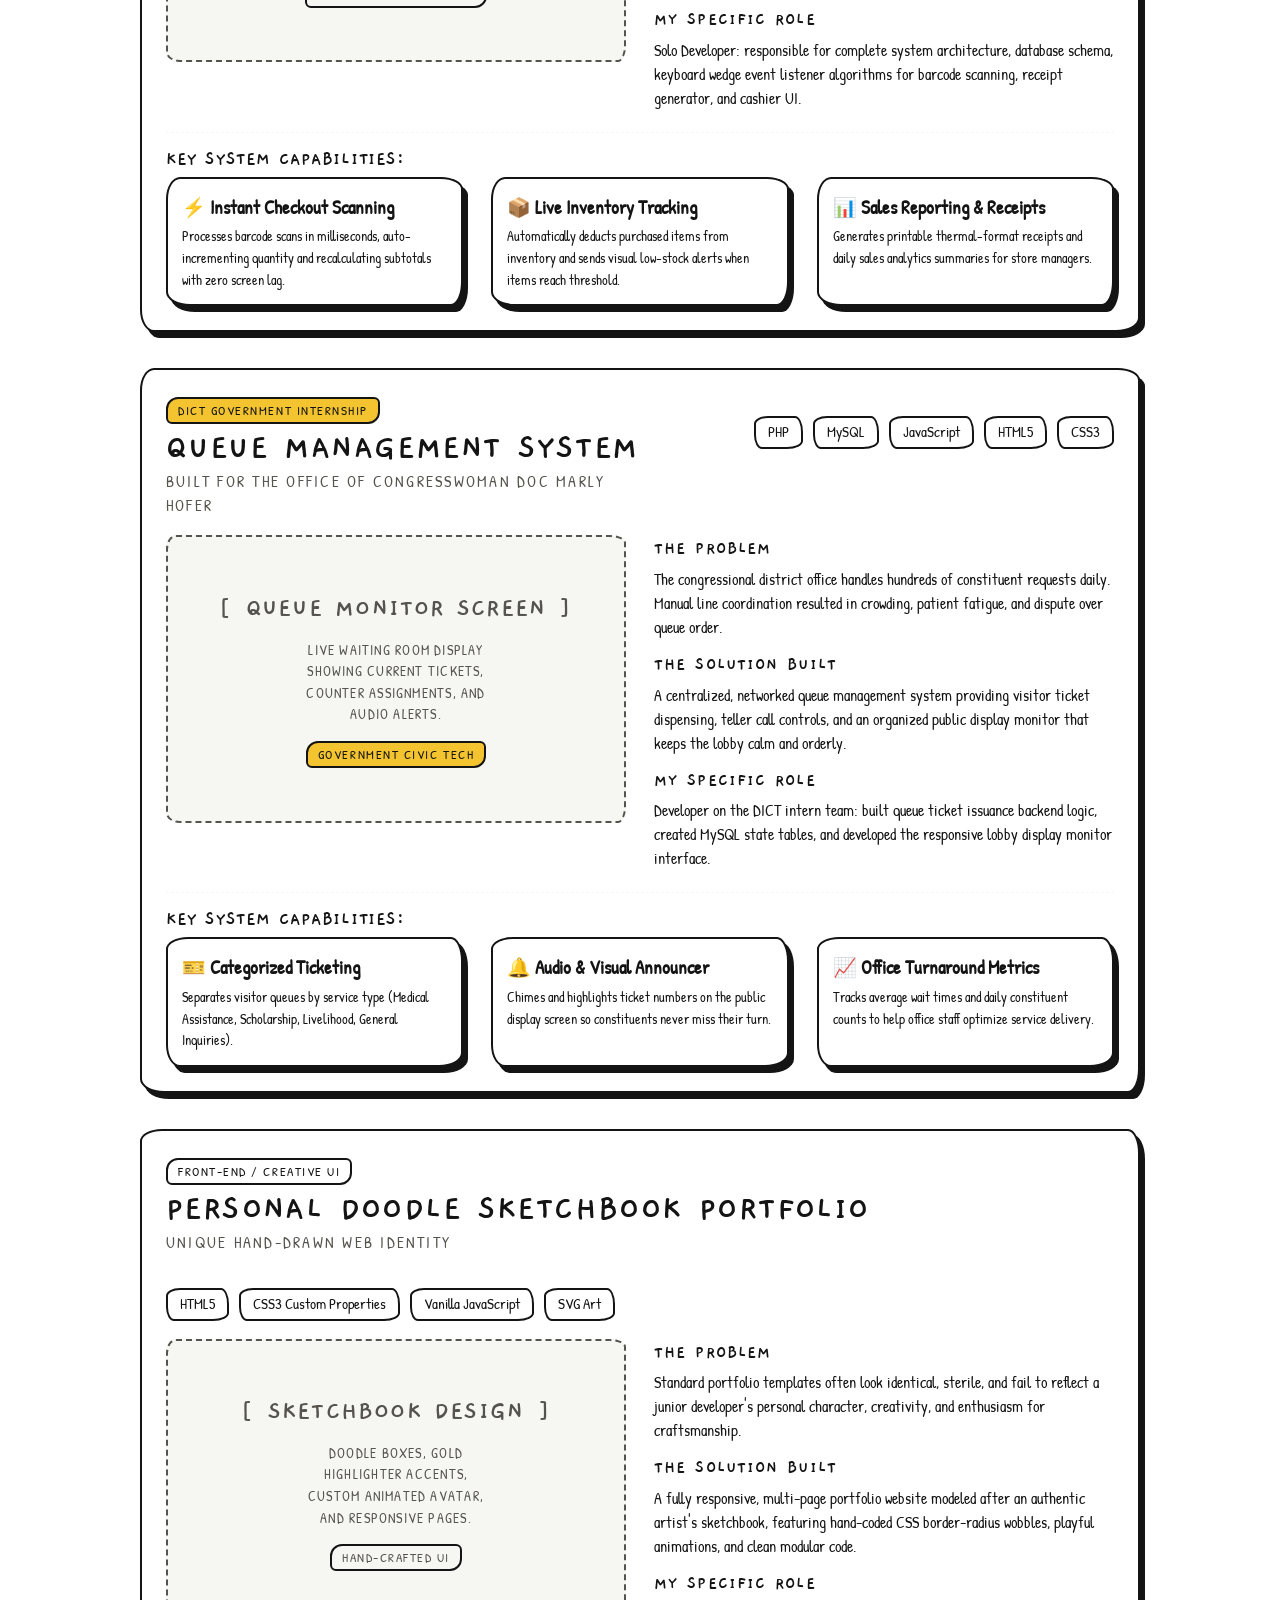
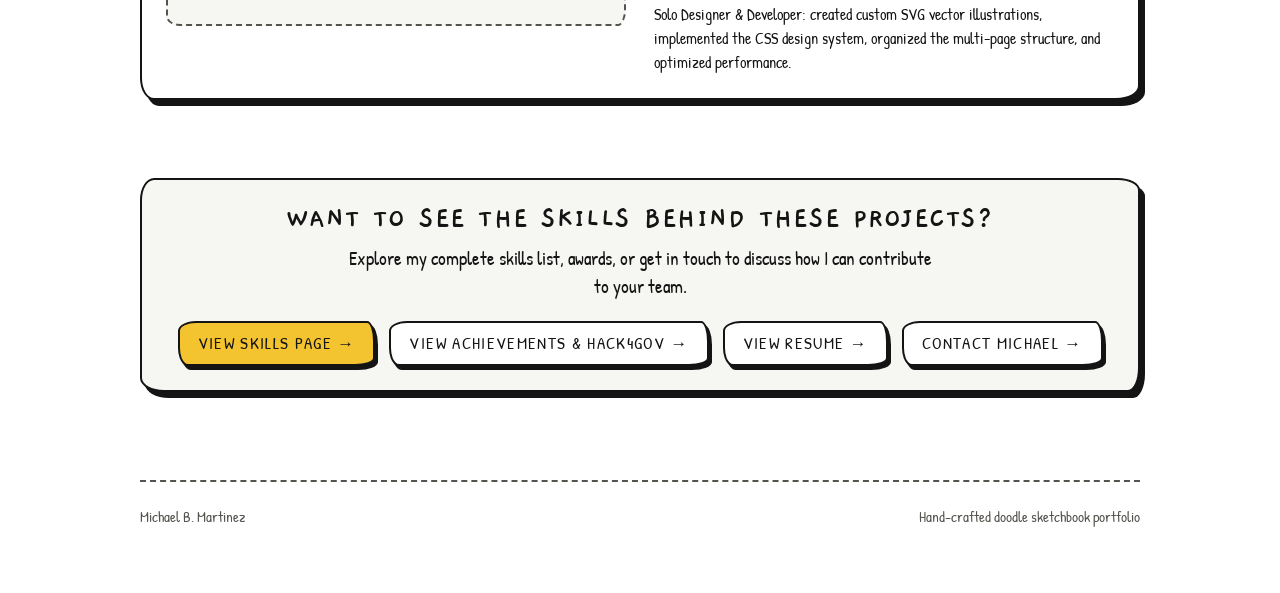
<file: projects.html>
<!doctype html>
<html lang="en">
<head>
  <meta charset="utf-8">
  <meta name="viewport" content="width=device-width, initial-scale=1, viewport-fit=cover">
  <title>Projects - Michael Martinez Portfolio</title>
  <link rel="preconnect" href="https://fonts.googleapis.com">
  <link rel="preconnect" href="https://fonts.gstatic.com" crossorigin>
  <link href="https://fonts.googleapis.com/css2?family=Gaegu:wght@400;700&family=Patrick+Hand&display=swap" rel="stylesheet">
  <link rel="stylesheet" href="assets/css/style.css?v=2">
</head>
<body>

<nav>
  <div class="wrap">
    <a class="logo" href="index.html">MBM</a>
    <div class="links">
      <a href="index.html">Home</a>
      <a href="about.html">About</a>
      <a href="experience.html">Experience</a>
      <a href="projects.html" class="active">Projects</a>
      <a href="achievements.html">Achievements</a>
      <a href="skills.html">Skills</a>
      <a href="certificates.html">Certificates</a>
      <a href="contact.html">Contact</a>
    </div>
    <a class="btn primary" href="resume.html" style="padding:4px 14px;font-size:.95rem">Resume</a>
  </div>
</nav>

<main class="wrap">

  <!-- PAGE HEADER -->
  <header class="page-header">
    <div class="breadcrumb">
      <a href="index.html">Home</a>
      <span>/</span>
      <span>Projects</span>
    </div>
    <h1>Featured <span class="hl">Projects</span></h1>
    <p class="subtitle">A detailed look into the applications I have engineered — the community problems they address, technical architectures, and my specific development roles.</p>
  </header>

  <!-- PROJECTS DETAILED LIST -->
  <div style="display:flex;flex-direction:column;gap:36px;">

    <!-- PROJECT 1: THESIS WEB MAPPING -->
    <article class="box" id="disaster-mapping">
      <div style="display:flex;justify-content:space-between;align-items:flex-start;flex-wrap:wrap;gap:12px;margin-bottom:18px;">
        <div>
          <span class="tag gold">Undergraduate Thesis Project</span>
          <h2 style="font-size:2.2rem;margin-top:6px;">Emergency Disaster Response Using Web Mapping</h2>
          <p class="label" style="font-size:1rem;margin-top:2px;">Target Community: Municipality of Ipil, Zamboanga Sibugay</p>
        </div>
        <div class="chips">
          <span class="chip">Leaflet.js</span>
          <span class="chip">OpenStreetMap</span>
          <span class="chip">PHP</span>
          <span class="chip">MySQL</span>
          <span class="chip">JavaScript</span>
        </div>
      </div>

      <div class="grid2">
        <div class="shot" style="aspect-ratio:16/10;background:var(--paper-2);display:flex;flex-direction:column;justify-content:center;gap:10px;">
          <div style="font-family:var(--display);font-size:1.6rem;font-weight:bold;">[ GIS MAP INTERFACE ]</div>
          <p style="font-size:.9rem;color:var(--ink-soft);max-width:32ch;margin:0 auto;">Interactive spatial pins marking incident reports, flood zones, and evacuation shelters.</p>
          <span class="tag gold" style="margin:6px auto 0;">Live Geospatial System</span>
        </div>

        <div style="display:flex;flex-direction:column;gap:12px;">
          <div class="kv">
            <b>The Problem</b>
            <span>During typhoons and flooding emergencies, disaster risk reduction officers struggle with inaccurate phone reports that lack precise coordinates, leading to slower rescue times and misallocated supplies.</span>
          </div>

          <div class="kv">
            <b>The Solution Built</b>
            <span>A web-based geospatial disaster response platform that allows residents to report incidents with precise GPS coordinates, while providing emergency responders with a real-time command map.</span>
          </div>

          <div class="kv">
            <b>My Specific Role</b>
            <span>Lead Developer on the thesis team: implemented the Leaflet.js map layer, built the MySQL geospatial database schema, wrote PHP API endpoints, and conducted usability tests with local officers.</span>
          </div>
        </div>
      </div>

      <!-- KEY FEATURES LIST -->
      <div style="margin-top:22px;border-top:1.5px dashed var(--paper-2);padding-top:16px;">
        <h4 style="margin-bottom:8px;">Key System Capabilities:</h4>
        <div class="grid3">
          <div class="box alt" style="padding:14px;">
            <b>📍 Interactive Incident Mapping</b>
            <p style="font-size:.9rem;margin-top:4px;">Plotting active emergencies (Floods, Landslides, Medical) with visual color-coded map markers and status indicators.</p>
          </div>
          <div class="box alt" style="padding:14px;">
            <b>🚨 Resident Reporting Portal</b>
            <p style="font-size:.9rem;margin-top:4px;">Mobile-friendly form allowing citizens to attach photos, description, and automatically detect current GPS geolocation.</p>
          </div>
          <div class="box alt" style="padding:14px;">
            <b>🛡️ Responders Command Center</b>
            <p style="font-size:.9rem;margin-top:4px;">Administrative portal to assign rescue units, mark incidents as resolved, and broadcast evacuation zone notifications.</p>
          </div>
        </div>
      </div>
    </article>

    <!-- PROJECT 2: POS BARCODE SCANNER -->
    <article class="box alt" id="pos-barcode">
      <div style="display:flex;justify-content:space-between;align-items:flex-start;flex-wrap:wrap;gap:12px;margin-bottom:18px;">
        <div>
          <span class="tag">Personal Project</span>
          <h2 style="font-size:2.2rem;margin-top:6px;">POS Barcode Scanner &amp; Inventory System</h2>
          <p class="label" style="font-size:1rem;margin-top:2px;">Retail Store Automation &amp; Stock Management</p>
        </div>
        <div class="chips">
          <span class="chip">JavaScript</span>
          <span class="chip">Barcode Scanning API</span>
          <span class="chip">PHP</span>
          <span class="chip">MySQL</span>
          <span class="chip">CSS3</span>
        </div>
      </div>

      <div class="grid2">
        <div class="shot" style="aspect-ratio:16/10;background:var(--paper-2);display:flex;flex-direction:column;justify-content:center;gap:10px;">
          <div style="font-family:var(--display);font-size:1.6rem;font-weight:bold;">[ BARCODE SCANNER UI ]</div>
          <p style="font-size:.9rem;color:var(--ink-soft);max-width:32ch;margin:0 auto;">Instant UPC/EAN barcode detection, automatic cart updates, and receipt printing.</p>
          <span class="tag" style="margin:6px auto 0;">Full-Stack Application</span>
        </div>

        <div style="display:flex;flex-direction:column;gap:12px;">
          <div class="kv">
            <b>The Problem</b>
            <span>Small grocery and retail stores frequently rely on manual paper logbooks and manual price entry, leading to long checkout lines, cashier math mistakes, and unaccounted inventory shrinkage.</span>
          </div>

          <div class="kv">
            <b>The Solution Built</b>
            <span>A full-featured Point-of-Sale web system that accepts rapid barcode inputs from USB hardware scanners or camera feeds, calculates cart totals instantly, and updates stock balances in real time.</span>
          </div>

          <div class="kv">
            <b>My Specific Role</b>
            <span>Solo Developer: responsible for complete system architecture, database schema, keyboard wedge event listener algorithms for barcode scanning, receipt generator, and cashier UI.</span>
          </div>
        </div>
      </div>

      <!-- KEY FEATURES LIST -->
      <div style="margin-top:22px;border-top:1.5px dashed var(--paper-2);padding-top:16px;">
        <h4 style="margin-bottom:8px;">Key System Capabilities:</h4>
        <div class="grid3">
          <div class="box" style="padding:14px;">
            <b>⚡ Instant Checkout Scanning</b>
            <p style="font-size:.9rem;margin-top:4px;">Processes barcode scans in milliseconds, auto-incrementing quantity and recalculating subtotals with zero screen lag.</p>
          </div>
          <div class="box" style="padding:14px;">
            <b>📦 Live Inventory Tracking</b>
            <p style="font-size:.9rem;margin-top:4px;">Automatically deducts purchased items from inventory and sends visual low-stock alerts when items reach threshold.</p>
          </div>
          <div class="box" style="padding:14px;">
            <b>📊 Sales Reporting &amp; Receipts</b>
            <p style="font-size:.9rem;margin-top:4px;">Generates printable thermal-format receipts and daily sales analytics summaries for store managers.</p>
          </div>
        </div>
      </div>
    </article>

    <!-- PROJECT 3: QUEUE MANAGEMENT SYSTEM -->
    <article class="box" id="queue-system">
      <div style="display:flex;justify-content:space-between;align-items:flex-start;flex-wrap:wrap;gap:12px;margin-bottom:18px;">
        <div>
          <span class="tag gold">DICT Government Internship</span>
          <h2 style="font-size:2.2rem;margin-top:6px;">Queue Management System</h2>
          <p class="label" style="font-size:1rem;margin-top:2px;">Built for the Office of Congresswoman Doc Marly Hofer</p>
        </div>
        <div class="chips">
          <span class="chip">PHP</span>
          <span class="chip">MySQL</span>
          <span class="chip">JavaScript</span>
          <span class="chip">HTML5</span>
          <span class="chip">CSS3</span>
        </div>
      </div>

      <div class="grid2">
        <div class="shot" style="aspect-ratio:16/10;background:var(--paper-2);display:flex;flex-direction:column;justify-content:center;gap:10px;">
          <div style="font-family:var(--display);font-size:1.6rem;font-weight:bold;">[ QUEUE MONITOR SCREEN ]</div>
          <p style="font-size:.9rem;color:var(--ink-soft);max-width:32ch;margin:0 auto;">Live waiting room display showing current tickets, counter assignments, and audio alerts.</p>
          <span class="tag gold" style="margin:6px auto 0;">Government Civic Tech</span>
        </div>

        <div style="display:flex;flex-direction:column;gap:12px;">
          <div class="kv">
            <b>The Problem</b>
            <span>The congressional district office handles hundreds of constituent requests daily. Manual line coordination resulted in crowding, patient fatigue, and dispute over queue order.</span>
          </div>

          <div class="kv">
            <b>The Solution Built</b>
            <span>A centralized, networked queue management system providing visitor ticket dispensing, teller call controls, and an organized public display monitor that keeps the lobby calm and orderly.</span>
          </div>

          <div class="kv">
            <b>My Specific Role</b>
            <span>Developer on the DICT intern team: built queue ticket issuance backend logic, created MySQL state tables, and developed the responsive lobby display monitor interface.</span>
          </div>
        </div>
      </div>

      <!-- KEY FEATURES LIST -->
      <div style="margin-top:22px;border-top:1.5px dashed var(--paper-2);padding-top:16px;">
        <h4 style="margin-bottom:8px;">Key System Capabilities:</h4>
        <div class="grid3">
          <div class="box alt" style="padding:14px;">
            <b>🎫 Categorized Ticketing</b>
            <p style="font-size:.9rem;margin-top:4px;">Separates visitor queues by service type (Medical Assistance, Scholarship, Livelihood, General Inquiries).</p>
          </div>
          <div class="box alt" style="padding:14px;">
            <b>🔔 Audio &amp; Visual Announcer</b>
            <p style="font-size:.9rem;margin-top:4px;">Chimes and highlights ticket numbers on the public display screen so constituents never miss their turn.</p>
          </div>
          <div class="box alt" style="padding:14px;">
            <b>📈 Office Turnaround Metrics</b>
            <p style="font-size:.9rem;margin-top:4px;">Tracks average wait times and daily constituent counts to help office staff optimize service delivery.</p>
          </div>
        </div>
      </div>
    </article>

    <!-- PROJECT 4: PERSONAL PORTFOLIO -->
    <article class="box alt" id="portfolio-website">
      <div style="display:flex;justify-content:space-between;align-items:flex-start;flex-wrap:wrap;gap:12px;margin-bottom:18px;">
        <div>
          <span class="tag">Front-End / Creative UI</span>
          <h2 style="font-size:2.2rem;margin-top:6px;">Personal Doodle Sketchbook Portfolio</h2>
          <p class="label" style="font-size:1rem;margin-top:2px;">Unique Hand-Drawn Web Identity</p>
        </div>
        <div class="chips">
          <span class="chip">HTML5</span>
          <span class="chip">CSS3 Custom Properties</span>
          <span class="chip">Vanilla JavaScript</span>
          <span class="chip">SVG Art</span>
        </div>
      </div>

      <div class="grid2">
        <div class="shot" style="aspect-ratio:16/10;background:var(--paper-2);display:flex;flex-direction:column;justify-content:center;gap:10px;">
          <div style="font-family:var(--display);font-size:1.6rem;font-weight:bold;">[ SKETCHBOOK DESIGN ]</div>
          <p style="font-size:.9rem;color:var(--ink-soft);max-width:32ch;margin:0 auto;">Doodle boxes, gold highlighter accents, custom animated avatar, and responsive pages.</p>
          <span class="tag" style="margin:6px auto 0;">Hand-Crafted UI</span>
        </div>

        <div style="display:flex;flex-direction:column;gap:12px;">
          <div class="kv">
            <b>The Problem</b>
            <span>Standard portfolio templates often look identical, sterile, and fail to reflect a junior developer's personal character, creativity, and enthusiasm for craftsmanship.</span>
          </div>

          <div class="kv">
            <b>The Solution Built</b>
            <span>A fully responsive, multi-page portfolio website modeled after an authentic artist's sketchbook, featuring hand-coded CSS border-radius wobbles, playful animations, and clean modular code.</span>
          </div>

          <div class="kv">
            <b>My Specific Role</b>
            <span>Solo Designer &amp; Developer: created custom SVG vector illustrations, implemented the CSS design system, organized the multi-page structure, and optimized performance.</span>
          </div>
        </div>
      </div>
    </article>

  </div>

  <!-- NAVIGATION CALL TO ACTION -->
  <section style="margin-top:24px;">
    <div class="box" style="text-align:center;background:var(--paper-2);">
      <h3 style="font-size:1.8rem;">Want to see the skills behind these projects?</h3>
      <p style="margin:10px auto 20px;">Explore my complete skills list, awards, or get in touch to discuss how I can contribute to your team.</p>
      <div class="btn-row" style="justify-content:center;">
        <a class="btn primary" href="skills.html">View Skills Page →</a>
        <a class="btn" href="achievements.html">View Achievements &amp; Hack4Gov →</a>
        <a class="btn" href="resume.html">View Resume →</a>
        <a class="btn" href="contact.html">Contact Michael →</a>
      </div>
    </div>
  </section>

</main>

<footer class="wrap">
  <span>Michael B. Martinez</span>
  <span>Hand-crafted doodle sketchbook portfolio</span>
</footer>

<script src="assets/js/main.js?v=3"></script>
</body>
</html>
</file>
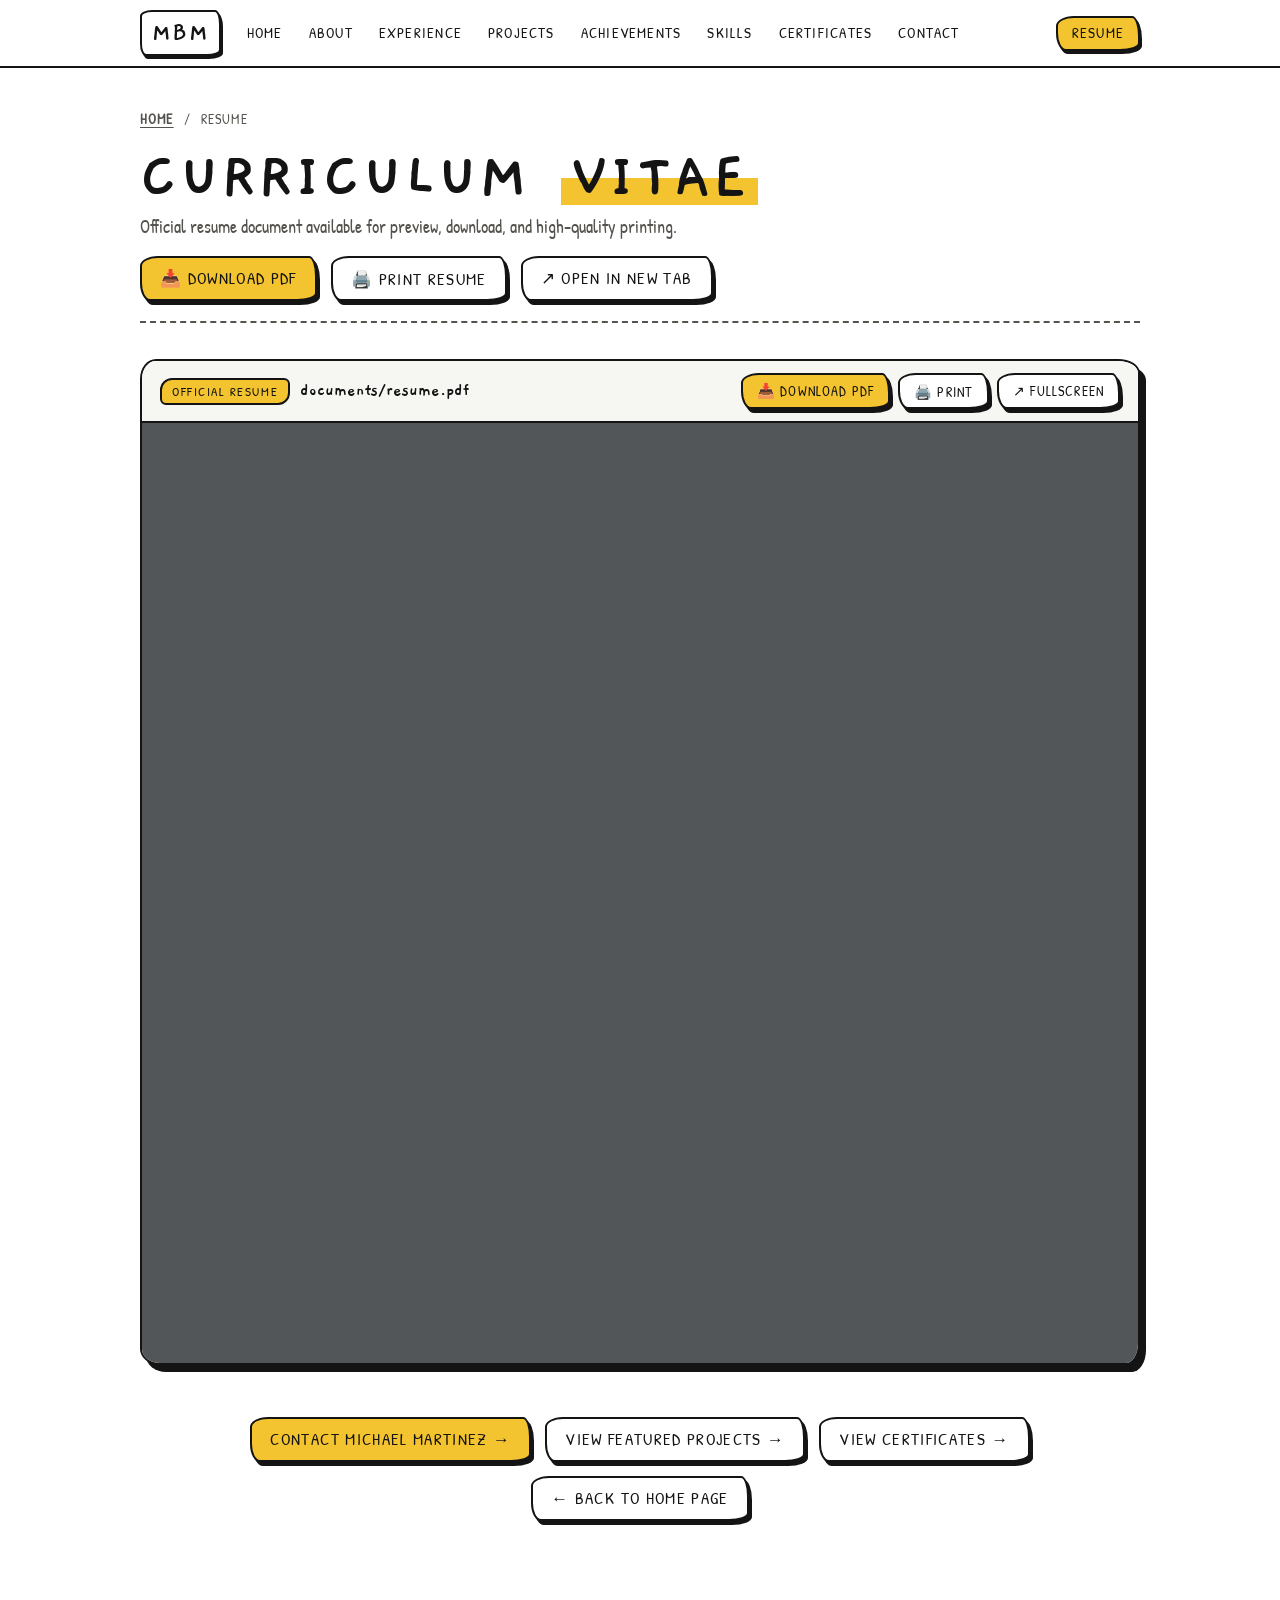
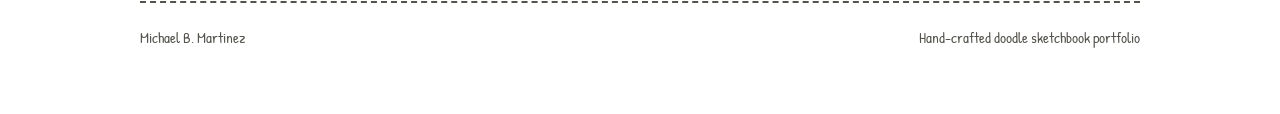
<file: resume.html>
<!doctype html>
<html lang="en">
<head>
  <meta charset="utf-8">
  <meta name="viewport" content="width=device-width, initial-scale=1, viewport-fit=cover">
  <title>Resume - Michael Martinez Portfolio</title>
  <link rel="preconnect" href="https://fonts.googleapis.com">
  <link rel="preconnect" href="https://fonts.gstatic.com" crossorigin>
  <link href="https://fonts.googleapis.com/css2?family=Gaegu:wght@400;700&family=Patrick+Hand&display=swap" rel="stylesheet">
  <link rel="stylesheet" href="assets/css/style.css?v=2">
  <style>
    @media print {
      .page-header, .no-print, .btn-row { display: none !important; }
      body { padding: 0 !important; font-size: 13px !important; line-height: 1.35 !important; }
      .box { box-shadow: none !important; border: 1px solid #141414 !important; border-radius: 4px !important; padding: 16px !important; }
      .rs h3 { font-size: 1.15rem !important; border-bottom: 1.5px solid #141414 !important; }
    }
  </style>
</head>
<body>

<nav class="no-print">
  <div class="wrap">
    <a class="logo" href="index.html">MBM</a>
    <div class="links">
      <a href="index.html">Home</a>
      <a href="about.html">About</a>
      <a href="experience.html">Experience</a>
      <a href="projects.html">Projects</a>
      <a href="achievements.html">Achievements</a>
      <a href="skills.html">Skills</a>
      <a href="certificates.html">Certificates</a>
      <a href="contact.html">Contact</a>
    </div>
    <a class="btn primary" href="resume.html" style="padding:4px 14px;font-size:.95rem;background:var(--gold);border:2px solid var(--ink);box-shadow:2px 3px 0 var(--shadow);">Resume</a>
  </div>
</nav>

<main class="wrap">

  <!-- PAGE HEADER -->
  <header class="page-header no-print">
    <div class="breadcrumb">
      <a href="index.html">Home</a>
      <span>/</span>
      <span>Resume</span>
    </div>
    <div style="display:flex;justify-content:space-between;align-items:flex-end;flex-wrap:wrap;gap:16px;">
      <div>
        <h1>Curriculum <span class="hl">Vitae</span></h1>
        <p class="subtitle">Official resume document available for preview, download, and high-quality printing.</p>
      </div>
      <div class="btn-row">
        <a class="btn primary" href="documents/resume.pdf" download="Michael_Martinez_Resume.pdf">📥 Download PDF</a>
        <button type="button" class="btn" onclick="printResume()">🖨️ Print Resume</button>
        <a class="btn" href="documents/resume.pdf" target="_blank" rel="noopener noreferrer">↗ Open in New Tab</a>
      </div>
    </div>
  </header>

  <!-- EMBEDDED RESUME DOCUMENT VIEWER -->
  <section style="padding-top:0;">
    <div class="resume-frame-card">
      <div class="resume-frame-bar no-print">
        <div style="display:flex;align-items:center;gap:10px;flex-wrap:wrap;">
          <span class="tag gold" style="margin:0;">Official Resume</span>
          <span style="font-family:var(--display);font-size:1.15rem;font-weight:700;">documents/resume.pdf</span>
        </div>
        <div class="btn-row" style="gap:8px;">
          <a class="btn primary" href="documents/resume.pdf" download="Michael_Martinez_Resume.pdf" style="font-size:.9rem;padding:5px 14px;">📥 Download PDF</a>
          <button type="button" class="btn" onclick="printResume()" style="font-size:.9rem;padding:5px 14px;">🖨️ Print</button>
          <a class="btn" href="documents/resume.pdf" target="_blank" rel="noopener noreferrer" style="font-size:.9rem;padding:5px 14px;">↗ Fullscreen</a>
        </div>
      </div>

      <div class="resume-pdf-container">
        <iframe id="resumePdfFrame" src="documents/resume.pdf#toolbar=1&navpanes=0" title="Michael B. Martinez Resume PDF">
          <div style="padding:48px 24px;text-align:center;color:var(--ink);">
            <p style="font-size:1.15rem;margin-bottom:14px;">Your browser does not support inline PDF viewing.</p>
            <a class="btn primary" href="documents/resume.pdf" download="Michael_Martinez_Resume.pdf">Download Resume PDF</a>
          </div>
        </iframe>
      </div>
    </div>
  </section>

  <!-- CTA -->
  <div class="btn-row no-print" style="justify-content:center;margin-top:20px;">
    <a class="btn primary" href="contact.html">Contact Michael Martinez →</a>
    <a class="btn" href="projects.html">View Featured Projects →</a>
    <a class="btn" href="certificates.html">View Certificates →</a>
    <a class="btn" href="index.html">← Back to Home Page</a>
  </div>

</main>

<footer class="wrap no-print">
  <span>Michael B. Martinez</span>
  <span>Hand-crafted doodle sketchbook portfolio</span>
</footer>

<script src="assets/js/main.js?v=3"></script>
<script>
  function printResume() {
    var frame = document.getElementById('resumePdfFrame');
    try {
      if (frame && frame.contentWindow) {
        frame.contentWindow.focus();
        frame.contentWindow.print();
        return;
      }
    } catch (err) {
      console.warn('Iframe print restricted:', err);
    }
    var win = window.open('documents/resume.pdf', '_blank');
    if (win) {
      win.focus();
    } else {
      window.print();
    }
  }
</script>
</body>
</html>
</file>
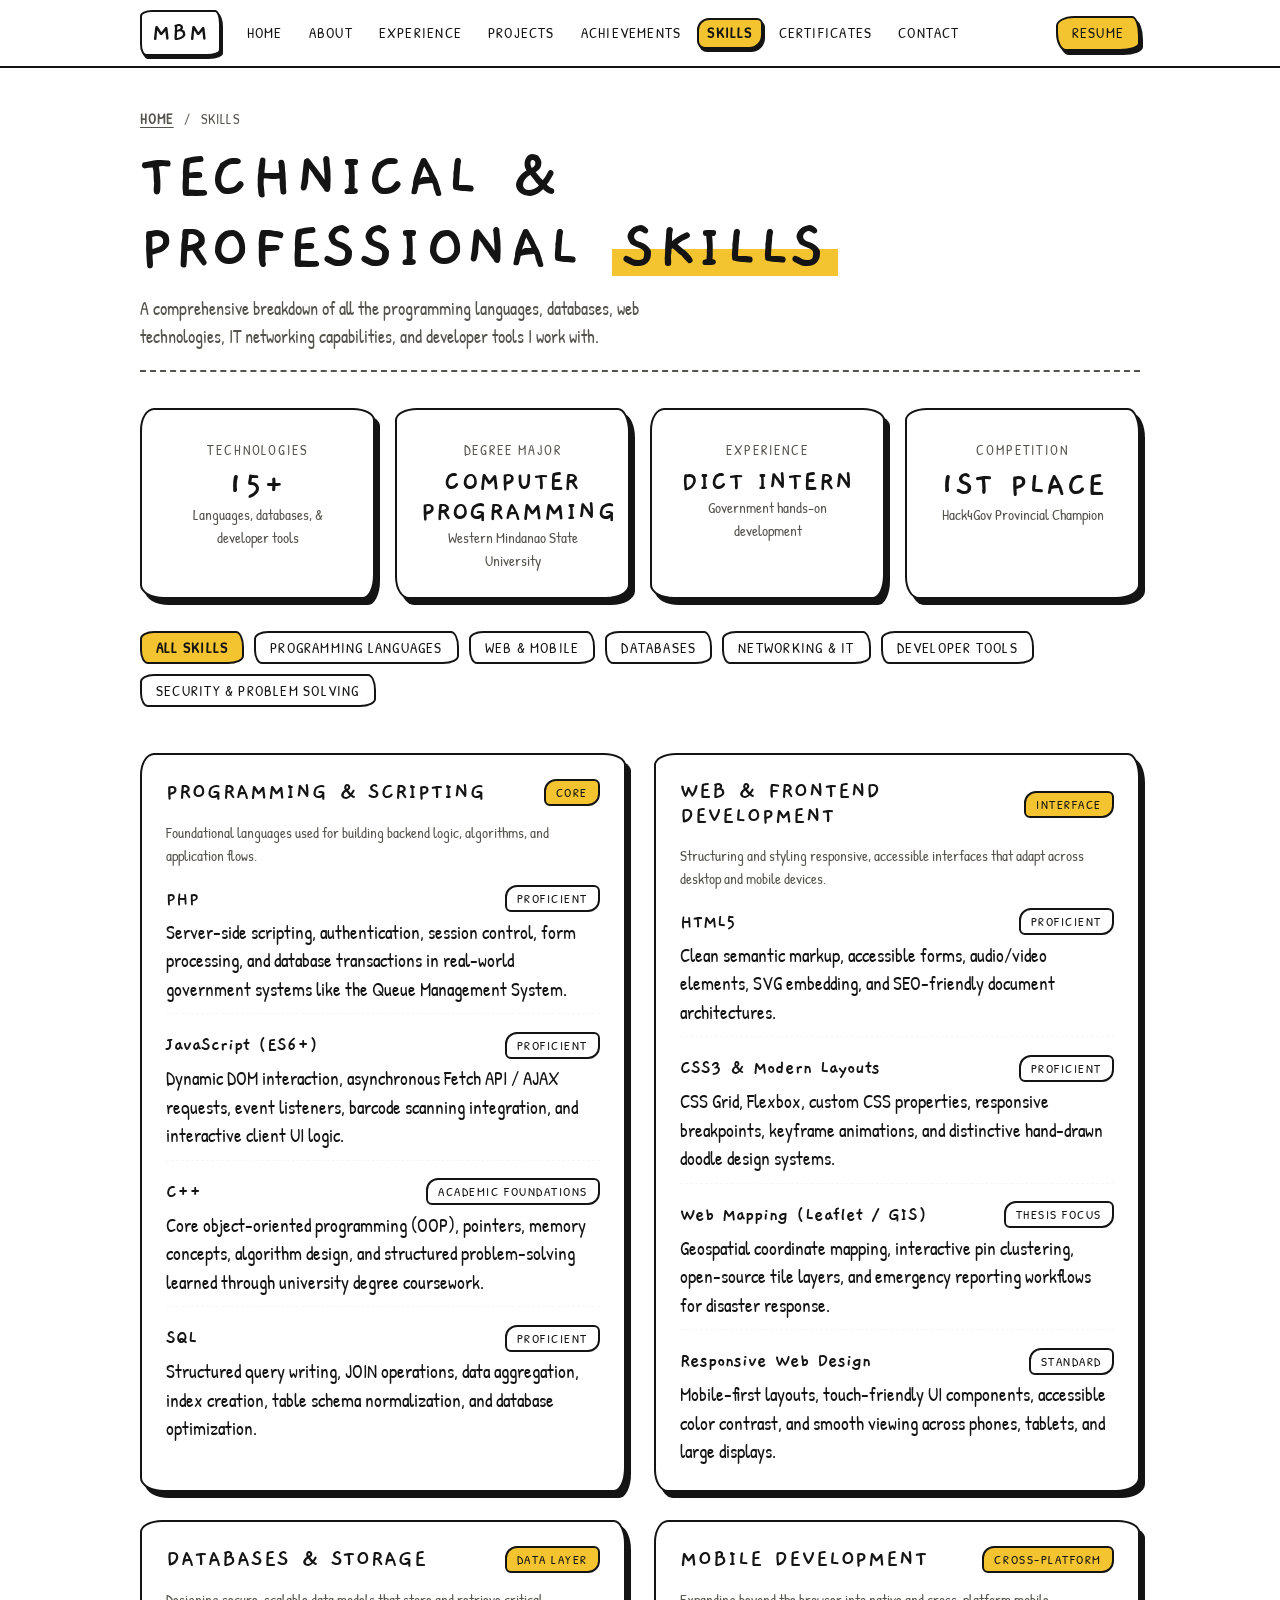
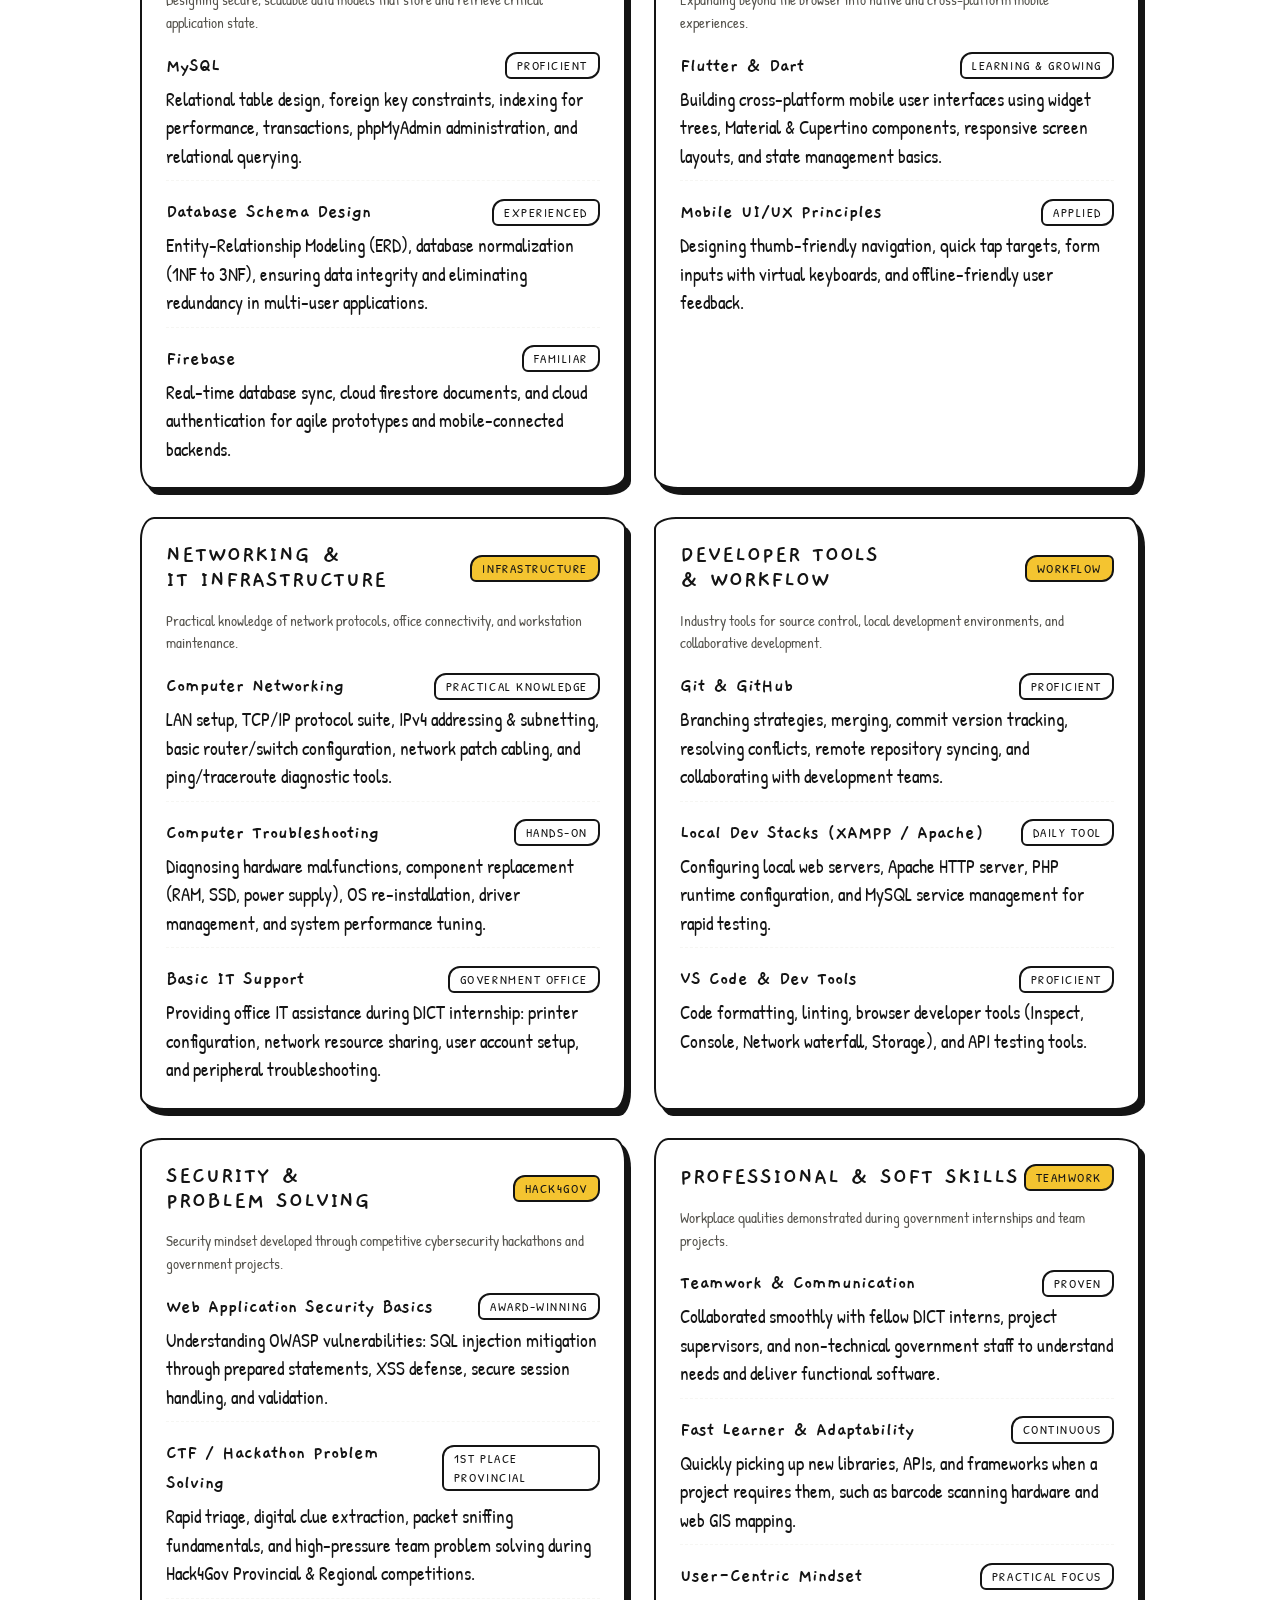
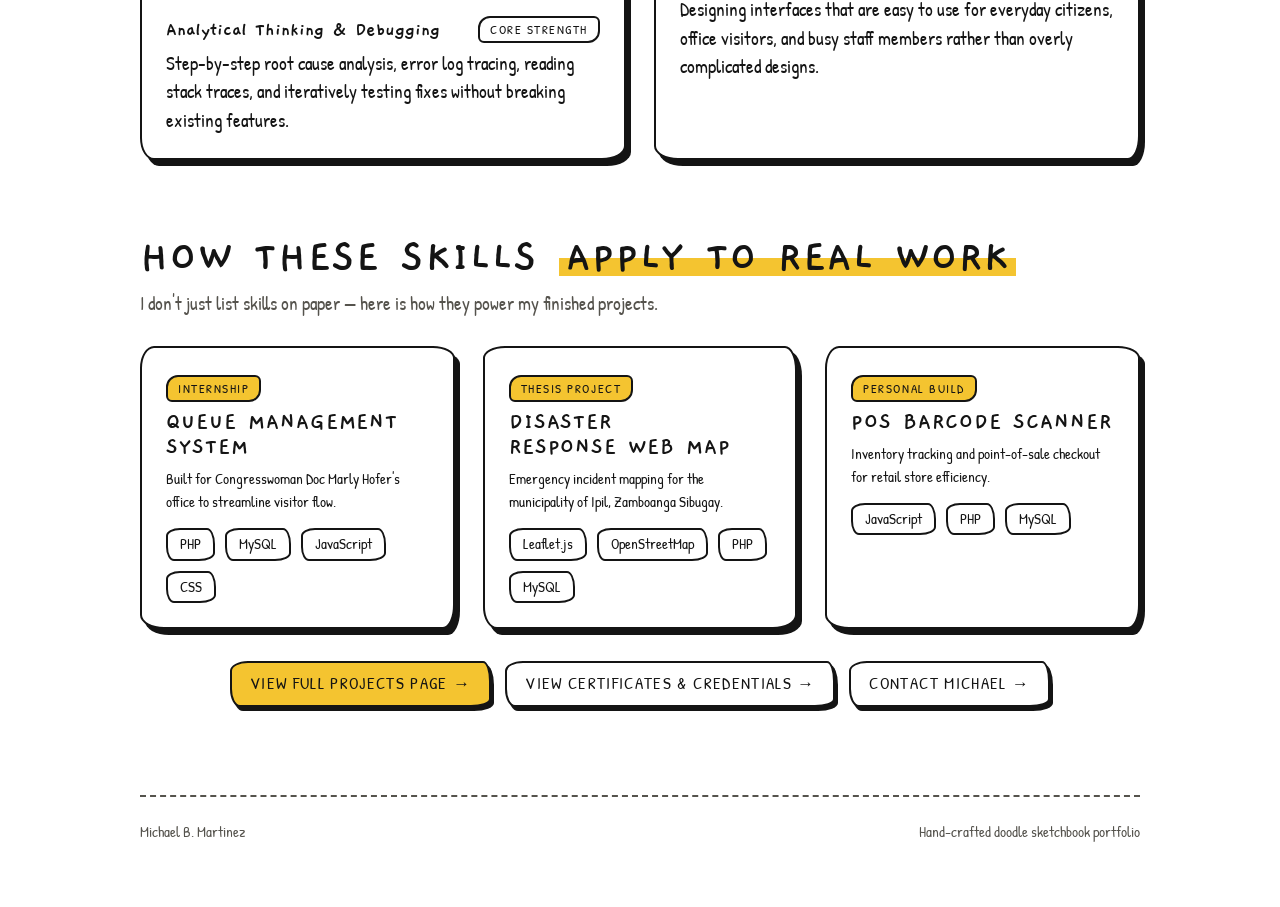
<file: skills.html>
<!doctype html>
<html lang="en">
<head>
  <meta charset="utf-8">
  <meta name="viewport" content="width=device-width, initial-scale=1, viewport-fit=cover">
  <title>Skills - Michael Martinez Portfolio</title>
  <link rel="preconnect" href="https://fonts.googleapis.com">
  <link rel="preconnect" href="https://fonts.gstatic.com" crossorigin>
  <link href="https://fonts.googleapis.com/css2?family=Gaegu:wght@400;700&family=Patrick+Hand&display=swap" rel="stylesheet">
  <link rel="stylesheet" href="assets/css/style.css?v=2">
</head>
<body>

<nav>
  <div class="wrap">
    <a class="logo" href="index.html">MBM</a>
    <div class="links">
      <a href="index.html">Home</a>
      <a href="about.html">About</a>
      <a href="experience.html">Experience</a>
      <a href="projects.html">Projects</a>
      <a href="achievements.html">Achievements</a>
      <a href="skills.html" class="active">Skills</a>
      <a href="certificates.html">Certificates</a>
      <a href="contact.html">Contact</a>
    </div>
    <a class="btn primary" href="resume.html" style="padding:4px 14px;font-size:.95rem">Resume</a>
  </div>
</nav>

<main class="wrap">

  <!-- PAGE HEADER -->
  <header class="page-header">
    <div class="breadcrumb">
      <a href="index.html">Home</a>
      <span>/</span>
      <span>Skills</span>
    </div>
    <h1>Technical &amp; Professional <span class="hl">Skills</span></h1>
    <p class="subtitle">A comprehensive breakdown of all the programming languages, databases, web technologies, IT networking capabilities, and developer tools I work with.</p>
  </header>

  <!-- QUICK STATS -->
  <section style="padding-top:0;padding-bottom:32px;">
    <div class="grid4">
      <div class="box" style="text-align:center;">
        <span class="label">Technologies</span>
        <h3 style="font-size:2.2rem;color:var(--ink);margin-top:4px;">15+</h3>
        <p style="font-size:.95rem;color:var(--ink-soft)">Languages, databases, &amp; developer tools</p>
      </div>
      <div class="box alt" style="text-align:center;">
        <span class="label">Degree Major</span>
        <h3 style="font-size:1.8rem;color:var(--ink);margin-top:4px;">Computer Programming</h3>
        <p style="font-size:.95rem;color:var(--ink-soft)">Western Mindanao State University</p>
      </div>
      <div class="box" style="text-align:center;">
        <span class="label">Experience</span>
        <h3 style="font-size:1.8rem;color:var(--ink);margin-top:4px;">DICT Intern</h3>
        <p style="font-size:.95rem;color:var(--ink-soft)">Government hands-on development</p>
      </div>
      <div class="box alt" style="text-align:center;">
        <span class="label">Competition</span>
        <h3 style="font-size:2.2rem;color:var(--ink);margin-top:4px;">1st Place</h3>
        <p style="font-size:.95rem;color:var(--ink-soft)">Hack4Gov Provincial Champion</p>
      </div>
    </div>
  </section>

  <!-- FILTER CONTROLS -->
  <section style="padding-top:0;padding-bottom:20px;">
    <div class="filters" id="skillFilters" role="group" aria-label="Filter skills by category">
      <button type="button" data-filter="all" aria-pressed="true">All Skills</button>
      <button type="button" data-filter="languages" aria-pressed="false">Programming Languages</button>
      <button type="button" data-filter="web-mobile" aria-pressed="false">Web &amp; Mobile</button>
      <button type="button" data-filter="database" aria-pressed="false">Databases</button>
      <button type="button" data-filter="networking" aria-pressed="false">Networking &amp; IT</button>
      <button type="button" data-filter="tools" aria-pressed="false">Developer Tools</button>
      <button type="button" data-filter="security" aria-pressed="false">Security &amp; Problem Solving</button>
    </div>
  </section>

  <!-- ALL SKILLS GRID -->
  <div class="grid2" id="skillsContainer">

    <!-- PROGRAMMING LANGUAGES -->
    <article class="box skill-category skill-filter-card" data-category="languages">
      <div style="display:flex;justify-content:space-between;align-items:center;">
        <h3>Programming &amp; Scripting</h3>
        <span class="tag gold">Core</span>
      </div>
      <p style="color:var(--ink-soft);font-size:.95rem;">Foundational languages used for building backend logic, algorithms, and application flows.</p>
      
      <div class="skill-item">
        <div class="skill-item-header">
          <b>PHP</b>
          <span class="tag">Proficient</span>
        </div>
        <p>Server-side scripting, authentication, session control, form processing, and database transactions in real-world government systems like the Queue Management System.</p>
      </div>

      <div class="skill-item">
        <div class="skill-item-header">
          <b>JavaScript (ES6+)</b>
          <span class="tag">Proficient</span>
        </div>
        <p>Dynamic DOM interaction, asynchronous Fetch API / AJAX requests, event listeners, barcode scanning integration, and interactive client UI logic.</p>
      </div>

      <div class="skill-item">
        <div class="skill-item-header">
          <b>C++</b>
          <span class="tag">Academic Foundations</span>
        </div>
        <p>Core object-oriented programming (OOP), pointers, memory concepts, algorithm design, and structured problem-solving learned through university degree coursework.</p>
      </div>

      <div class="skill-item">
        <div class="skill-item-header">
          <b>SQL</b>
          <span class="tag">Proficient</span>
        </div>
        <p>Structured query writing, JOIN operations, data aggregation, index creation, table schema normalization, and database optimization.</p>
      </div>
    </article>

    <!-- WEB & FRONTEND -->
    <article class="box alt skill-category skill-filter-card" data-category="web-mobile">
      <div style="display:flex;justify-content:space-between;align-items:center;">
        <h3>Web &amp; Frontend Development</h3>
        <span class="tag gold">Interface</span>
      </div>
      <p style="color:var(--ink-soft);font-size:.95rem;">Structuring and styling responsive, accessible interfaces that adapt across desktop and mobile devices.</p>

      <div class="skill-item">
        <div class="skill-item-header">
          <b>HTML5</b>
          <span class="tag">Proficient</span>
        </div>
        <p>Clean semantic markup, accessible forms, audio/video elements, SVG embedding, and SEO-friendly document architectures.</p>
      </div>

      <div class="skill-item">
        <div class="skill-item-header">
          <b>CSS3 &amp; Modern Layouts</b>
          <span class="tag">Proficient</span>
        </div>
        <p>CSS Grid, Flexbox, custom CSS properties, responsive breakpoints, keyframe animations, and distinctive hand-drawn doodle design systems.</p>
      </div>

      <div class="skill-item">
        <div class="skill-item-header">
          <b>Web Mapping (Leaflet / GIS)</b>
          <span class="tag">Thesis Focus</span>
        </div>
        <p>Geospatial coordinate mapping, interactive pin clustering, open-source tile layers, and emergency reporting workflows for disaster response.</p>
      </div>

      <div class="skill-item">
        <div class="skill-item-header">
          <b>Responsive Web Design</b>
          <span class="tag">Standard</span>
        </div>
        <p>Mobile-first layouts, touch-friendly UI components, accessible color contrast, and smooth viewing across phones, tablets, and large displays.</p>
      </div>
    </article>

    <!-- DATABASES & STORAGE -->
    <article class="box alt skill-category skill-filter-card" data-category="database">
      <div style="display:flex;justify-content:space-between;align-items:center;">
        <h3>Databases &amp; Storage</h3>
        <span class="tag gold">Data Layer</span>
      </div>
      <p style="color:var(--ink-soft);font-size:.95rem;">Designing secure, scalable data models that store and retrieve critical application state.</p>

      <div class="skill-item">
        <div class="skill-item-header">
          <b>MySQL</b>
          <span class="tag">Proficient</span>
        </div>
        <p>Relational table design, foreign key constraints, indexing for performance, transactions, phpMyAdmin administration, and relational querying.</p>
      </div>

      <div class="skill-item">
        <div class="skill-item-header">
          <b>Database Schema Design</b>
          <span class="tag">Experienced</span>
        </div>
        <p>Entity-Relationship Modeling (ERD), database normalization (1NF to 3NF), ensuring data integrity and eliminating redundancy in multi-user applications.</p>
      </div>

      <div class="skill-item">
        <div class="skill-item-header">
          <b>Firebase</b>
          <span class="tag">Familiar</span>
        </div>
        <p>Real-time database sync, cloud firestore documents, and cloud authentication for agile prototypes and mobile-connected backends.</p>
      </div>
    </article>

    <!-- MOBILE DEVELOPMENT -->
    <article class="box skill-category skill-filter-card" data-category="web-mobile">
      <div style="display:flex;justify-content:space-between;align-items:center;">
        <h3>Mobile Development</h3>
        <span class="tag gold">Cross-Platform</span>
      </div>
      <p style="color:var(--ink-soft);font-size:.95rem;">Expanding beyond the browser into native and cross-platform mobile experiences.</p>

      <div class="skill-item">
        <div class="skill-item-header">
          <b>Flutter &amp; Dart</b>
          <span class="tag">Learning &amp; Growing</span>
        </div>
        <p>Building cross-platform mobile user interfaces using widget trees, Material &amp; Cupertino components, responsive screen layouts, and state management basics.</p>
      </div>

      <div class="skill-item">
        <div class="skill-item-header">
          <b>Mobile UI/UX Principles</b>
          <span class="tag">Applied</span>
        </div>
        <p>Designing thumb-friendly navigation, quick tap targets, form inputs with virtual keyboards, and offline-friendly user feedback.</p>
      </div>
    </article>

    <!-- NETWORKING & IT SUPPORT -->
    <article class="box skill-category skill-filter-card" data-category="networking">
      <div style="display:flex;justify-content:space-between;align-items:center;">
        <h3>Networking &amp; IT Infrastructure</h3>
        <span class="tag gold">Infrastructure</span>
      </div>
      <p style="color:var(--ink-soft);font-size:.95rem;">Practical knowledge of network protocols, office connectivity, and workstation maintenance.</p>

      <div class="skill-item">
        <div class="skill-item-header">
          <b>Computer Networking</b>
          <span class="tag">Practical Knowledge</span>
        </div>
        <p>LAN setup, TCP/IP protocol suite, IPv4 addressing &amp; subnetting, basic router/switch configuration, network patch cabling, and ping/traceroute diagnostic tools.</p>
      </div>

      <div class="skill-item">
        <div class="skill-item-header">
          <b>Computer Troubleshooting</b>
          <span class="tag">Hands-on</span>
        </div>
        <p>Diagnosing hardware malfunctions, component replacement (RAM, SSD, power supply), OS re-installation, driver management, and system performance tuning.</p>
      </div>

      <div class="skill-item">
        <div class="skill-item-header">
          <b>Basic IT Support</b>
          <span class="tag">Government Office</span>
        </div>
        <p>Providing office IT assistance during DICT internship: printer configuration, network resource sharing, user account setup, and peripheral troubleshooting.</p>
      </div>
    </article>

    <!-- DEVELOPER TOOLS & WORKFLOW -->
    <article class="box alt skill-category skill-filter-card" data-category="tools">
      <div style="display:flex;justify-content:space-between;align-items:center;">
        <h3>Developer Tools &amp; Workflow</h3>
        <span class="tag gold">Workflow</span>
      </div>
      <p style="color:var(--ink-soft);font-size:.95rem;">Industry tools for source control, local development environments, and collaborative development.</p>

      <div class="skill-item">
        <div class="skill-item-header">
          <b>Git &amp; GitHub</b>
          <span class="tag">Proficient</span>
        </div>
        <p>Branching strategies, merging, commit version tracking, resolving conflicts, remote repository syncing, and collaborating with development teams.</p>
      </div>

      <div class="skill-item">
        <div class="skill-item-header">
          <b>Local Dev Stacks (XAMPP / Apache)</b>
          <span class="tag">Daily Tool</span>
        </div>
        <p>Configuring local web servers, Apache HTTP server, PHP runtime configuration, and MySQL service management for rapid testing.</p>
      </div>

      <div class="skill-item">
        <div class="skill-item-header">
          <b>VS Code &amp; Dev Tools</b>
          <span class="tag">Proficient</span>
        </div>
        <p>Code formatting, linting, browser developer tools (Inspect, Console, Network waterfall, Storage), and API testing tools.</p>
      </div>
    </article>

    <!-- CYBERSECURITY & PROBLEM SOLVING -->
    <article class="box alt skill-category skill-filter-card" data-category="security">
      <div style="display:flex;justify-content:space-between;align-items:center;">
        <h3>Security &amp; Problem Solving</h3>
        <span class="tag gold">Hack4Gov</span>
      </div>
      <p style="color:var(--ink-soft);font-size:.95rem;">Security mindset developed through competitive cybersecurity hackathons and government projects.</p>

      <div class="skill-item">
        <div class="skill-item-header">
          <b>Web Application Security Basics</b>
          <span class="tag">Award-Winning</span>
        </div>
        <p>Understanding OWASP vulnerabilities: SQL injection mitigation through prepared statements, XSS defense, secure session handling, and validation.</p>
      </div>

      <div class="skill-item">
        <div class="skill-item-header">
          <b>CTF / Hackathon Problem Solving</b>
          <span class="tag">1st Place Provincial</span>
        </div>
        <p>Rapid triage, digital clue extraction, packet sniffing fundamentals, and high-pressure team problem solving during Hack4Gov Provincial &amp; Regional competitions.</p>
      </div>

      <div class="skill-item">
        <div class="skill-item-header">
          <b>Analytical Thinking &amp; Debugging</b>
          <span class="tag">Core Strength</span>
        </div>
        <p>Step-by-step root cause analysis, error log tracing, reading stack traces, and iteratively testing fixes without breaking existing features.</p>
      </div>
    </article>

    <!-- PROFESSIONAL & SOFT SKILLS -->
    <article class="box skill-category skill-filter-card" data-category="languages">
      <div style="display:flex;justify-content:space-between;align-items:center;">
        <h3>Professional &amp; Soft Skills</h3>
        <span class="tag gold">Teamwork</span>
      </div>
      <p style="color:var(--ink-soft);font-size:.95rem;">Workplace qualities demonstrated during government internships and team projects.</p>

      <div class="skill-item">
        <div class="skill-item-header">
          <b>Teamwork &amp; Communication</b>
          <span class="tag">Proven</span>
        </div>
        <p>Collaborated smoothly with fellow DICT interns, project supervisors, and non-technical government staff to understand needs and deliver functional software.</p>
      </div>

      <div class="skill-item">
        <div class="skill-item-header">
          <b>Fast Learner &amp; Adaptability</b>
          <span class="tag">Continuous</span>
        </div>
        <p>Quickly picking up new libraries, APIs, and frameworks when a project requires them, such as barcode scanning hardware and web GIS mapping.</p>
      </div>

      <div class="skill-item">
        <div class="skill-item-header">
          <b>User-Centric Mindset</b>
          <span class="tag">Practical Focus</span>
        </div>
        <p>Designing interfaces that are easy to use for everyday citizens, office visitors, and busy staff members rather than overly complicated designs.</p>
      </div>
    </article>

  </div>

  <!-- HOW SKILLS CONNECT TO PROJECTS -->
  <section style="margin-top:20px;">
    <div class="sec-head">
      <h2>How These Skills <span class="hl">Apply to Real Work</span></h2>
      <p>I don't just list skills on paper — here is how they power my finished projects.</p>
    </div>

    <div class="grid3">
      <div class="box">
        <span class="tag gold">Internship</span>
        <h3 style="margin-top:8px;">Queue Management System</h3>
        <p style="margin-top:8px;font-size:.95rem;">Built for Congresswoman Doc Marly Hofer's office to streamline visitor flow.</p>
        <div class="chips" style="margin-top:14px;">
          <span class="chip">PHP</span>
          <span class="chip">MySQL</span>
          <span class="chip">JavaScript</span>
          <span class="chip">CSS</span>
        </div>
      </div>

      <div class="box alt">
        <span class="tag gold">Thesis Project</span>
        <h3 style="margin-top:8px;">Disaster Response Web Map</h3>
        <p style="margin-top:8px;font-size:.95rem;">Emergency incident mapping for the municipality of Ipil, Zamboanga Sibugay.</p>
        <div class="chips" style="margin-top:14px;">
          <span class="chip">Leaflet.js</span>
          <span class="chip">OpenStreetMap</span>
          <span class="chip">PHP</span>
          <span class="chip">MySQL</span>
        </div>
      </div>

      <div class="box">
        <span class="tag gold">Personal Build</span>
        <h3 style="margin-top:8px;">POS Barcode Scanner</h3>
        <p style="margin-top:8px;font-size:.95rem;">Inventory tracking and point-of-sale checkout for retail store efficiency.</p>
        <div class="chips" style="margin-top:14px;">
          <span class="chip">JavaScript</span>
          <span class="chip">PHP</span>
          <span class="chip">MySQL</span>
        </div>
      </div>
    </div>

    <div class="btn-row" style="margin-top:32px;justify-content:center;">
      <a class="btn primary" href="projects.html">View Full Projects Page →</a>
      <a class="btn" href="certificates.html">View Certificates &amp; Credentials →</a>
      <a class="btn" href="contact.html">Contact Michael →</a>
    </div>
  </section>

</main>

<footer class="wrap">
  <span>Michael B. Martinez</span>
  <span>Hand-crafted doodle sketchbook portfolio</span>
</footer>

<script src="assets/js/main.js?v=3"></script>
</body>
</html>
</file>
<file: assets/css/style.css>
/* ==========================================================================
   Michael Martinez Portfolio - Shared Hand-Drawn Doodle Stylesheet
   ========================================================================== */

:root {
  --paper: #ffffff;
  --paper-2: #f6f6f3;
  --ink: #141414;
  --ink-soft: #55534d;
  --gold: #f4c430;
  --red: #b3262e;
  --shadow: #141414;
  --display: 'Gaegu', 'Patrick Hand', 'Comic Sans MS', cursive;
  --body: 'Patrick Hand', 'Comic Sans MS', 'Segoe Print', cursive;
  color-scheme: light;
  box-sizing: border-box;
}

*, *::before, *::after {
  box-sizing: border-box;
}

html {
  scroll-behavior: smooth;
  scroll-padding-top: env(safe-area-inset-top, 0px);
}

body {
  margin: 0;
  padding: 0;
  background: var(--paper);
  color: var(--ink);
  font-family: var(--body);
  font-size: 19px;
  line-height: 1.5;
  padding-inline: 16px;
  padding-block: 0 64px;
}

img {
  max-width: 100%;
  display: block;
}

[hidden]:not([hidden=until-found i]) {
  display: none !important;
}

.wrap {
  max-width: 1000px;
  margin-inline: auto;
}

h1, h2, h3, h4 {
  font-family: var(--display);
  font-weight: 700;
  text-transform: uppercase;
  letter-spacing: .04em;
  line-height: 1.05;
  margin: 0;
  text-wrap: balance;
}

h1 { font-size: clamp(2.4rem, 7vw, 4.2rem); }
h2 { font-size: clamp(2rem, 5vw, 2.8rem); }
h3 { font-size: 1.5rem; }
h4 { font-size: 1.2rem; }

p {
  margin: 0;
  max-width: 65ch;
}

a {
  color: inherit;
  text-decoration: none;
}

:focus-visible {
  outline: 3px dashed var(--red);
  outline-offset: 3px;
}

.hl {
  background: linear-gradient(transparent 52%, var(--gold) 52%, var(--gold) 92%, transparent 92%);
  padding-inline: .15em;
  background-repeat: no-repeat;
  background-size: 100% 100%;
}

.label {
  font-size: .85rem;
  letter-spacing: .14em;
  text-transform: uppercase;
  color: var(--ink-soft);
}

/* ==========================================================================
   Navigation
   ========================================================================== */
nav {
  position: sticky;
  top: env(safe-area-inset-top, 0px);
  z-index: 100;
  background: var(--paper);
  border-bottom: 2.5px solid var(--ink);
  margin-inline: -16px;
  padding-inline: 16px;
}

nav .wrap {
  display: flex;
  align-items: center;
  gap: 16px;
  padding-block: 10px;
}

.logo {
  font-family: var(--display);
  font-weight: 700;
  font-size: 1.6rem;
  text-decoration: none;
  letter-spacing: .05em;
  white-space: nowrap;
  border: 2px solid var(--ink);
  border-radius: 12px 6px 14px 6px / 6px 14px 6px 12px;
  padding: 2px 10px;
  background: var(--paper);
  box-shadow: 2px 3px 0 var(--shadow);
  transition: transform .15s ease, background .15s ease;
}

.logo:hover {
  background: var(--gold);
  transform: translate(-1px, -2px) rotate(-2deg);
}

.links {
  display: flex;
  gap: 6px;
  overflow-x: auto;
  flex: 1;
  scrollbar-width: none;
  min-width: 0;
  padding-block: 4px;
}

.links::-webkit-scrollbar {
  display: none;
}

.links a {
  text-decoration: none;
  text-transform: uppercase;
  letter-spacing: .08em;
  font-size: .95rem;
  padding: 4px 10px;
  border-radius: 12px 6px 14px 8px;
  white-space: nowrap;
  transition: background .15s ease, transform .15s ease, box-shadow .15s ease;
}

.links a:hover {
  background: var(--gold);
  color: #141414;
  transform: translateY(-1px);
}

.links a.active {
  background: var(--gold);
  color: #141414;
  font-weight: bold;
  border: 2px solid var(--ink);
  box-shadow: 2px 3px 0 var(--shadow);
  padding: 2px 8px;
}

/* ==========================================================================
   Sketch Boxes & Buttons
   ========================================================================== */
.box {
  border: 2.5px solid var(--ink);
  border-radius: 14px 22px 12px 24px / 22px 12px 24px 14px;
  background: var(--paper);
  box-shadow: 5px 6px 0 var(--shadow);
  padding: 24px;
  min-width: 0;
  transition: transform .2s ease, box-shadow .2s ease;
}

.box.alt {
  border-radius: 22px 12px 24px 14px / 12px 24px 14px 22px;
}

.box:hover {
  transform: translate(-2px, -3px) rotate(-.3deg);
  box-shadow: 8px 9px 0 var(--shadow);
}

.btn {
  display: inline-flex;
  align-items: center;
  justify-content: center;
  gap: 6px;
  font-family: var(--body);
  font-size: 1.05rem;
  text-transform: uppercase;
  letter-spacing: .08em;
  text-decoration: none;
  color: var(--ink);
  background: var(--paper);
  border: 2.5px solid var(--ink);
  border-radius: 18px 8px 20px 10px / 10px 20px 8px 18px;
  padding: 8px 18px;
  box-shadow: 3px 4px 0 var(--shadow);
  cursor: pointer;
  transition: transform .15s ease, box-shadow .15s ease, background .15s ease;
}

.btn.primary {
  background: var(--gold);
  color: #141414;
}

.btn:hover {
  transform: translate(-1px, -2px) rotate(-1deg);
  box-shadow: 5px 6px 0 var(--shadow);
}

.btn:active {
  transform: translate(2px, 3px);
  box-shadow: 1px 1px 0 var(--shadow);
}

.btn-row {
  display: flex;
  flex-wrap: wrap;
  gap: 14px;
}

/* ==========================================================================
   Page Headers (Subpages)
   ========================================================================== */
.page-header {
  padding-block: 40px 20px;
  border-bottom: 2.5px dashed var(--ink-soft);
  margin-bottom: 36px;
  display: flex;
  flex-direction: column;
  gap: 12px;
}

.breadcrumb {
  display: flex;
  align-items: center;
  gap: 10px;
  font-size: .9rem;
  letter-spacing: .08em;
  text-transform: uppercase;
  color: var(--ink-soft);
}

.breadcrumb a {
  text-decoration: underline;
  text-underline-offset: 3px;
  font-weight: bold;
}

.breadcrumb a:hover {
  color: var(--ink);
}

.page-header .subtitle {
  color: var(--ink-soft);
  font-size: 1.15rem;
  max-width: 70ch;
}

/* ==========================================================================
   Sections & Layout
   ========================================================================== */
section {
  padding-block: 54px 8px;
  scroll-margin-top: 60px;
}

.sec-head {
  display: flex;
  flex-direction: column;
  gap: 8px;
  margin-bottom: 28px;
}

.sec-head p {
  color: var(--ink-soft);
}

.grid2 {
  display: grid;
  grid-template-columns: repeat(2, 1fr);
  gap: 28px;
}

.grid3 {
  display: grid;
  grid-template-columns: repeat(3, 1fr);
  gap: 28px;
}

.grid4 {
  display: grid;
  grid-template-columns: repeat(4, 1fr);
  gap: 20px;
}

.grid2 > *, .grid3 > *, .grid4 > * {
  min-width: 0;
}

/* ==========================================================================
   Hero & Story
   ========================================================================== */
.hero {
  padding-block: 40px 8px;
  display: grid;
  grid-template-columns: 1.3fr 1fr;
  gap: 32px;
  align-items: center;
}

.hero > * { min-width: 0; }
.hero h1 .name { display: block; }
.title-line { margin-top: 12px; font-size: 1.2rem; letter-spacing: .1em; text-transform: uppercase; }
.headline { font-family: var(--display); font-size: clamp(1.5rem, 3.4vw, 2rem); font-weight: 700; margin-block: 20px 12px; line-height: 1.15; }
.avatar { width: 100%; max-width: 340px; margin-inline: auto; display: block; }
.bubble {
  position: relative;
  border: 2.5px solid var(--ink);
  border-radius: 24px 14px 22px 12px / 14px 22px 12px 24px;
  padding: 8px 16px;
  text-transform: uppercase;
  letter-spacing: .06em;
  font-size: .95rem;
  width: fit-content;
  margin: 0 auto 6px;
  background: var(--paper);
}
.hero-side { display: flex; flex-direction: column; align-items: center; }

.story {
  display: flex;
  flex-wrap: wrap;
  align-items: center;
  gap: 10px 8px;
  margin-top: 36px;
}

.step {
  border: 2.5px solid var(--ink);
  border-radius: 12px 20px 10px 18px / 18px 10px 20px 12px;
  padding: 6px 12px;
  font-size: .95rem;
  text-transform: uppercase;
  letter-spacing: .05em;
  background: var(--paper);
}

.step.win {
  background: var(--gold);
  color: #141414;
}

.arrow {
  font-family: var(--display);
  font-size: 1.6rem;
  line-height: 1;
}

/* ==========================================================================
   Chips, Tags & Key Values
   ========================================================================== */
.chips {
  display: flex;
  flex-wrap: wrap;
  gap: 10px;
  margin-top: 22px;
}

.chip {
  border: 2px solid var(--ink);
  border-radius: 14px 8px 16px 8px / 8px 16px 8px 14px;
  padding: 3px 12px;
  font-size: .95rem;
  background: var(--paper);
  transition: transform .15s ease, background .15s ease;
}

.chip:hover {
  transform: rotate(-3deg) scale(1.06);
  background: var(--gold);
  color: #141414;
}

.tag {
  display: inline-block;
  font-size: .8rem;
  text-transform: uppercase;
  letter-spacing: .12em;
  border: 2px solid var(--ink);
  border-radius: 12px 6px 12px 6px;
  padding: 2px 10px;
  width: fit-content;
}

.tag.gold {
  background: var(--gold);
  color: #141414;
}

.tag.red {
  background: var(--red);
  color: #ffffff;
}

.kv {
  display: grid;
  gap: 4px;
  font-size: 1rem;
}

.kv b {
  font-family: var(--display);
  font-size: 1.15rem;
  letter-spacing: .06em;
  text-transform: uppercase;
  font-weight: 700;
}

.note {
  font-size: .95rem;
  color: var(--ink-soft);
}

/* ==========================================================================
   Project Cards
   ========================================================================== */
.proj {
  display: flex;
  flex-direction: column;
  gap: 14px;
}

.shot {
  aspect-ratio: 16 / 10;
  max-width: 100%;
  border: 2.5px dashed var(--ink-soft);
  border-radius: 10px 16px 8px 14px / 14px 8px 16px 10px;
  display: grid;
  place-items: center;
  text-align: center;
  color: var(--ink-soft);
  background: var(--paper-2);
  font-size: .95rem;
  text-transform: uppercase;
  letter-spacing: .08em;
  padding: 14px;
}

.card-foot {
  margin-top: auto;
  padding-top: 10px;
}

/* ==========================================================================
   Experience
   ========================================================================== */
.job {
  display: grid;
  gap: 6px;
  margin-bottom: 24px;
}

.feature {
  display: grid;
  grid-template-columns: 1.1fr 1fr;
  gap: 28px;
  margin-top: 22px;
}

.feature > * { min-width: 0; }

/* ==========================================================================
   Achievements & Trophies
   ========================================================================== */
.trophy {
  text-align: center;
  display: flex;
  flex-direction: column;
  align-items: center;
  gap: 10px;
}

.trophy svg {
  width: 84px;
  height: 84px;
  transition: transform .3s ease;
}

.trophy:hover svg {
  animation: wiggle .5s 2;
}

.place {
  font-family: var(--display);
  font-size: 3rem;
  font-weight: 700;
  line-height: 1;
}

.trophy .kv {
  text-align: left;
  width: 100%;
  margin-top: 8px;
}

/* ==========================================================================
   Skills
   ========================================================================== */
.skillbox ul {
  list-style: none;
  padding: 0;
  display: flex;
  flex-wrap: wrap;
  gap: 8px;
  margin: 0;
}

.skillbox li::marker { content: ''; }

.skillbox li {
  margin: 0;
  border: 2px solid var(--ink);
  border-radius: 12px 6px 14px 6px / 6px 14px 6px 12px;
  padding: 3px 12px;
  font-size: 1rem;
  background: var(--paper);
  transition: transform .15s ease, background .15s ease;
}

.skillbox li:hover {
  transform: rotate(-3deg) scale(1.06);
  background: var(--gold);
  color: #141414;
}

.skill-category {
  display: flex;
  flex-direction: column;
  gap: 16px;
}

.skill-item {
  display: flex;
  flex-direction: column;
  gap: 4px;
  border-bottom: 1.5px dashed var(--paper-2);
  padding-bottom: 10px;
}

.skill-item:last-child {
  border-bottom: none;
  padding-bottom: 0;
}

.skill-item-header {
  display: flex;
  justify-content: space-between;
  align-items: center;
  gap: 10px;
}

.skill-item-header b {
  font-family: var(--display);
  font-size: 1.25rem;
}

/* ==========================================================================
   Certificates & Filters
   ========================================================================== */
.filters {
  display: flex;
  flex-wrap: wrap;
  gap: 10px;
  margin-bottom: 26px;
}

.filters button {
  font-family: var(--body);
  font-size: .95rem;
  text-transform: uppercase;
  letter-spacing: .08em;
  color: var(--ink);
  background: var(--paper);
  border: 2px solid var(--ink);
  border-radius: 14px 8px 16px 8px / 8px 16px 8px 14px;
  padding: 4px 14px;
  cursor: pointer;
  transition: background .15s ease, transform .15s ease;
}

.filters button:hover {
  transform: translateY(-2px);
}

.filters button[aria-pressed="true"] {
  background: var(--gold);
  color: #141414;
  font-weight: bold;
}

.cert {
  display: flex;
  flex-direction: column;
  gap: 8px;
}

.cert-thumb {
  position: relative;
  width: 100%;
  aspect-ratio: 16 / 11;
  border: 2px solid var(--ink);
  border-radius: 8px 12px 6px 10px / 12px 6px 10px 8px;
  overflow: hidden;
  background: var(--paper-2);
  margin-bottom: 6px;
  box-shadow: 2px 3px 0 var(--shadow);
  display: block;
  text-decoration: none;
}

.cert-thumb img {
  width: 100%;
  height: 100%;
  object-fit: cover;
  display: block;
  transition: transform .25s ease;
}

.cert:hover .cert-thumb img {
  transform: scale(1.04);
}

.cert .nm {
  font-family: var(--display);
  font-weight: 700;
  font-size: 1.35rem;
  text-transform: uppercase;
  letter-spacing: .04em;
  line-height: 1.1;
}

.cert .muted {
  color: var(--ink-soft);
  font-size: .95rem;
}

.cert .btn {
  margin-top: auto;
  width: fit-content;
  font-size: .95rem;
  padding: 5px 14px;
}

/* ==========================================================================
   Resume
   ========================================================================== */
.resume-frame-card {
  border: 2.5px solid var(--ink);
  border-radius: 16px 22px 14px 20px / 20px 14px 22px 16px;
  background: var(--paper);
  box-shadow: 6px 7px 0 var(--shadow);
  overflow: hidden;
  margin-bottom: 24px;
}

.resume-frame-bar {
  display: flex;
  justify-content: space-between;
  align-items: center;
  flex-wrap: wrap;
  gap: 12px;
  padding: 12px 18px;
  background: var(--paper-2);
  border-bottom: 2.5px solid var(--ink);
}

.resume-pdf-container {
  width: 100%;
  height: 940px;
  background: #525659;
}

.resume-pdf-container iframe {
  width: 100%;
  height: 100%;
  border: none;
  display: block;
}

@media (max-width: 768px) {
  .resume-pdf-container {
    height: 580px;
  }
}

.resume-grid {
  display: grid;
  grid-template-columns: 1fr 2fr;
  gap: 28px;
}

.resume-grid > * { min-width: 0; }

.rs {
  display: grid;
  gap: 6px;
  margin-bottom: 22px;
}

.rs:last-child {
  margin-bottom: 0;
}

.rs h3 {
  font-size: 1.35rem;
  border-bottom: 2.5px solid var(--ink);
  padding-bottom: 2px;
  margin-bottom: 8px;
}

.rs .row {
  display: flex;
  justify-content: space-between;
  gap: 12px;
  flex-wrap: wrap;
}

/* ==========================================================================
   Contact
   ========================================================================== */
.contact-list {
  display: grid;
  gap: 16px;
}

.contact-list div {
  display: flex;
  gap: 12px;
  align-items: baseline;
  flex-wrap: wrap;
}

.contact-list .label {
  width: 90px;
  flex: none;
}

.contact-list span.v, .contact-list a.v {
  user-select: all;
  overflow-wrap: anywhere;
  min-width: 0;
}

.contact-list a.v:hover {
  text-decoration: underline;
  color: var(--red);
}

form {
  display: grid;
  gap: 16px;
}

label {
  font-size: .85rem;
  letter-spacing: .14em;
  text-transform: uppercase;
  color: var(--ink-soft);
  display: grid;
  gap: 6px;
}

input, textarea {
  font-family: var(--body);
  font-size: 1.05rem;
  color: var(--ink);
  background: var(--paper);
  border: 2.5px solid var(--ink);
  border-radius: 10px 16px 8px 14px / 14px 8px 16px 10px;
  padding: 10px 14px;
  width: 100%;
  transition: border-color .15s ease, box-shadow .15s ease;
}

input:focus, textarea:focus {
  border-color: var(--ink);
  outline: none;
  box-shadow: 3px 4px 0 var(--gold);
}

textarea {
  min-height: 130px;
  resize: vertical;
}

#formMsg {
  min-height: 1.5em;
  font-weight: bold;
}

/* ==========================================================================
   Footer
   ========================================================================== */
footer {
  margin-top: 80px;
  padding-top: 24px;
  border-top: 2.5px dashed var(--ink-soft);
  display: flex;
  justify-content: space-between;
  gap: 12px;
  flex-wrap: wrap;
  color: var(--ink-soft);
  font-size: .95rem;
}

footer a {
  text-decoration: underline;
}

/* ==========================================================================
   Animations
   ========================================================================== */
@keyframes pop {
  from { opacity: 0; transform: translateY(20px) rotate(-1.2deg); }
  to { opacity: 1; transform: none; }
}
@keyframes draw {
  from { background-size: 0% 100%; }
  to { background-size: 100% 100%; }
}
@keyframes floaty {
  0%, 100% { transform: translateY(0) rotate(-1deg); }
  50% { transform: translateY(-10px) rotate(1deg); }
}
@keyframes swayL {
  0%, 100% { transform: rotate(0deg); }
  50% { transform: rotate(-5deg); }
}
@keyframes swayR {
  0%, 100% { transform: rotate(0deg); }
  50% { transform: rotate(5deg); }
}
@keyframes crownBob {
  0%, 100% { transform: translateY(0) rotate(0deg); }
  50% { transform: translateY(-4px) rotate(-2deg); }
}
@keyframes blink {
  0%, 92%, 100% { transform: scaleY(1); }
  96% { transform: scaleY(.1); }
}
@keyframes wiggle {
  0%, 100% { transform: rotate(-2deg); }
  50% { transform: rotate(2deg); }
}
@keyframes drop {
  from { opacity: 0; transform: translateY(-14px) scale(.9); }
  to { opacity: 1; transform: none; }
}

.hero-text > * { animation: pop .7s cubic-bezier(.2, .8, .3, 1) both; }
.hero-text > *:nth-child(1) { animation-delay: .05s; }
.hero-text > *:nth-child(2) { animation-delay: .15s; }
.hero-text > *:nth-child(3) { animation-delay: .25s; }
.hero-text > *:nth-child(4) { animation-delay: .35s; }
.hero-text > *:nth-child(5) { animation-delay: .45s; }
.hero-text > *:nth-child(6) { animation-delay: .55s; }
.hero-text > *:nth-child(7) { animation-delay: .65s; }

.hl { animation: draw .9s .5s ease-out both; }
.bubble { animation: drop .6s .8s cubic-bezier(.3, 1.6, .5, 1) both, wiggle 4s 1.6s ease-in-out infinite; transform-origin: 50% 100%; }
.avatar { animation: floaty 5s ease-in-out infinite; }
.sway-l, .sway-r, .crown, .eye { transform-box: fill-box; }
.sway-l { transform-origin: 100% 0; animation: swayL 3.4s ease-in-out infinite; }
.sway-r { transform-origin: 0 0; animation: swayR 3.4s ease-in-out infinite .4s; }
.crown { transform-origin: 50% 100%; animation: crownBob 2.8s ease-in-out infinite; }
.eye { transform-origin: 50% 50%; animation: blink 4.5s infinite; }

.step { animation: pop .5s cubic-bezier(.2, .8, .3, 1) both; }
.story > .step:nth-of-type(1) { animation-delay: .9s; }
.story > .step:nth-of-type(2) { animation-delay: 1.05s; }
.story > .step:nth-of-type(3) { animation-delay: 1.2s; }
.story > .step:nth-of-type(4) { animation-delay: 1.35s; }
.story > .step:nth-of-type(5) { animation-delay: 1.5s; }
.story > .step:nth-of-type(6) { animation-delay: 1.65s; }
.arrow { animation: pop .5s both; animation-delay: 1.2s; }
.step.win { animation: pop .5s 1.35s both, wiggle 3s 2.2s ease-in-out infinite; }

.reveal-pre {
  opacity: 0;
  transform: translateY(28px) rotate(-.6deg);
}
.reveal-pre.in {
  opacity: 1;
  transform: none;
  transition: opacity .6s ease, transform .6s cubic-bezier(.2, .8, .3, 1);
}

/* ==========================================================================
   Work in Progress Modal
   ========================================================================== */
body.modal-open {
  overflow: hidden;
}

.modal-overlay {
  position: fixed;
  inset: 0;
  background: rgba(20, 20, 20, 0.65);
  backdrop-filter: blur(4px);
  -webkit-backdrop-filter: blur(4px);
  z-index: 9999;
  display: flex;
  align-items: center;
  justify-content: center;
  padding: 20px;
  opacity: 0;
  visibility: hidden;
  pointer-events: none;
  transition: opacity .25s ease, visibility .25s ease;
}

.modal-overlay.active {
  opacity: 1;
  visibility: visible;
  pointer-events: auto;
}

.modal-card {
  position: relative;
  background: var(--paper);
  border: 3px solid var(--ink);
  border-radius: 20px 14px 24px 16px / 14px 24px 16px 20px;
  box-shadow: 8px 10px 0 var(--shadow);
  max-width: 520px;
  width: 100%;
  padding: 34px 28px 28px;
  text-align: center;
  transform: translateY(18px) scale(0.95);
  transition: transform .25s cubic-bezier(.2, .8, .3, 1);
  max-height: 90vh;
  overflow-y: auto;
}

.modal-overlay.active .modal-card {
  transform: translateY(0) scale(1);
}

.modal-close {
  position: absolute;
  top: 14px;
  right: 14px;
  width: 36px;
  height: 36px;
  border: 2px solid var(--ink);
  border-radius: 50% 45% 52% 48% / 48% 52% 45% 50%;
  background: var(--paper);
  box-shadow: 2px 3px 0 var(--shadow);
  font-family: var(--display);
  font-size: 1.4rem;
  font-weight: 700;
  line-height: 1;
  color: var(--ink);
  cursor: pointer;
  display: flex;
  align-items: center;
  justify-content: center;
  transition: transform .15s ease, background .15s ease, box-shadow .15s ease;
  padding: 0;
}

.modal-close:hover {
  background: var(--gold);
  transform: translate(-1px, -2px) rotate(4deg);
  box-shadow: 3px 4px 0 var(--shadow);
}

.modal-close:active {
  transform: translate(1px, 2px);
  box-shadow: 1px 1px 0 var(--shadow);
}

.modal-doodle {
  width: 96px;
  height: 80px;
  margin: 0 auto 8px;
  display: block;
}

.modal-card h2 {
  font-size: clamp(2rem, 5.5vw, 2.5rem);
  margin-block: 8px 12px;
}

.modal-card p {
  color: var(--ink-soft);
  font-size: 1.08rem;
  line-height: 1.45;
  margin: 0 auto 18px;
}

.modal-badge-row {
  display: flex;
  justify-content: center;
  gap: 8px;
  margin-bottom: 6px;
}

.modal-details {
  background: var(--paper-2);
  border: 2px dashed var(--ink-soft);
  border-radius: 14px 10px 16px 12px;
  padding: 12px 16px;
  margin-bottom: 22px;
  text-align: left;
  font-size: .95rem;
  display: flex;
  flex-direction: column;
  gap: 8px;
}

.modal-details .item {
  display: flex;
  align-items: flex-start;
  gap: 8px;
}

.modal-details .bullet {
  color: var(--red);
  font-weight: bold;
}

.modal-card .btn.primary {
  padding: 10px 32px;
  font-size: 1.15rem;
}

/* ==========================================================================
   Contact Sent Confirmation Modal
   ========================================================================== */
.modal-card.sent-modal-card {
  max-width: 500px;
  padding: 32px 28px 26px;
}

.sent-modal-card .modal-doodle {
  width: 104px;
  height: 84px;
  margin-bottom: 6px;
}

.sent-modal-card h2 {
  font-size: clamp(2rem, 5vw, 2.4rem);
  margin-block: 6px 10px;
}

.sent-modal-card .modal-details {
  margin-bottom: 20px;
}

/* ==========================================================================
   Certificate Viewer Modal
   ========================================================================== */
.modal-card.cert-modal-card {
  max-width: 680px;
  text-align: left;
  padding: 28px 26px 22px;
}

.cert-modal-title {
  font-family: var(--display);
  font-size: clamp(1.4rem, 4vw, 2rem);
  font-weight: 700;
  line-height: 1.15;
  margin: 6px 0 4px;
}

.cert-modal-meta {
  color: var(--ink-soft);
  font-size: .95rem;
  margin-bottom: 10px;
}

.cert-modal-img-wrap {
  width: 100%;
  border: 2.5px solid var(--ink);
  border-radius: 12px 18px 10px 16px / 16px 10px 18px 12px;
  background: var(--paper-2);
  box-shadow: 4px 5px 0 var(--shadow);
  overflow: hidden;
  margin: 10px 0 16px;
  display: flex;
  align-items: center;
  justify-content: center;
  max-height: 52vh;
}

.cert-modal-img-wrap img {
  width: 100%;
  max-height: 50vh;
  object-fit: contain;
  display: block;
  background: #ffffff;
}

/* ==========================================================================
   Responsive & Print Media Queries
   ========================================================================== */
@media (max-width: 860px) {
  .hero, .feature, .resume-grid, .grid2, .grid3 {
    grid-template-columns: 1fr;
  }
  .grid4 {
    grid-template-columns: repeat(2, 1fr);
  }
  .hero-side { order: -1; }
  .avatar { max-width: 240px; }
  body { font-size: 18px; }
}

@media (max-width: 540px) {
  .grid4 {
    grid-template-columns: 1fr;
  }
  .modal-card {
    padding: 28px 18px 22px;
  }
  .modal-close {
    top: 10px;
    right: 10px;
    width: 32px;
    height: 32px;
  }
}

@media (prefers-reduced-motion: reduce) {
  *, *::before, *::after {
    animation: none !important;
    transition: none !important;
  }
  html { scroll-behavior: auto; }
  .reveal-pre { opacity: 1; transform: none; }
  .btn:hover { transform: none; }
  .modal-overlay, .modal-card, .modal-close {
    transition: none !important;
    transform: none !important;
  }
}

@media print {
  nav, footer, .btn, .no-print, .breadcrumb, .modal-overlay {
    display: none !important;
  }
  body {
    padding: 0;
    font-size: 14pt;
    background: #ffffff !important;
    color: #000000 !important;
  }
  .box {
    box-shadow: none !important;
    border: 1.5px solid #000000 !important;
    padding: 16px !important;
    margin-bottom: 16px !important;
  }
  .wrap {
    max-width: 100% !important;
    margin: 0 !important;
  }
  .hl {
    background: none !important;
    text-decoration: underline;
  }
}
</file>
